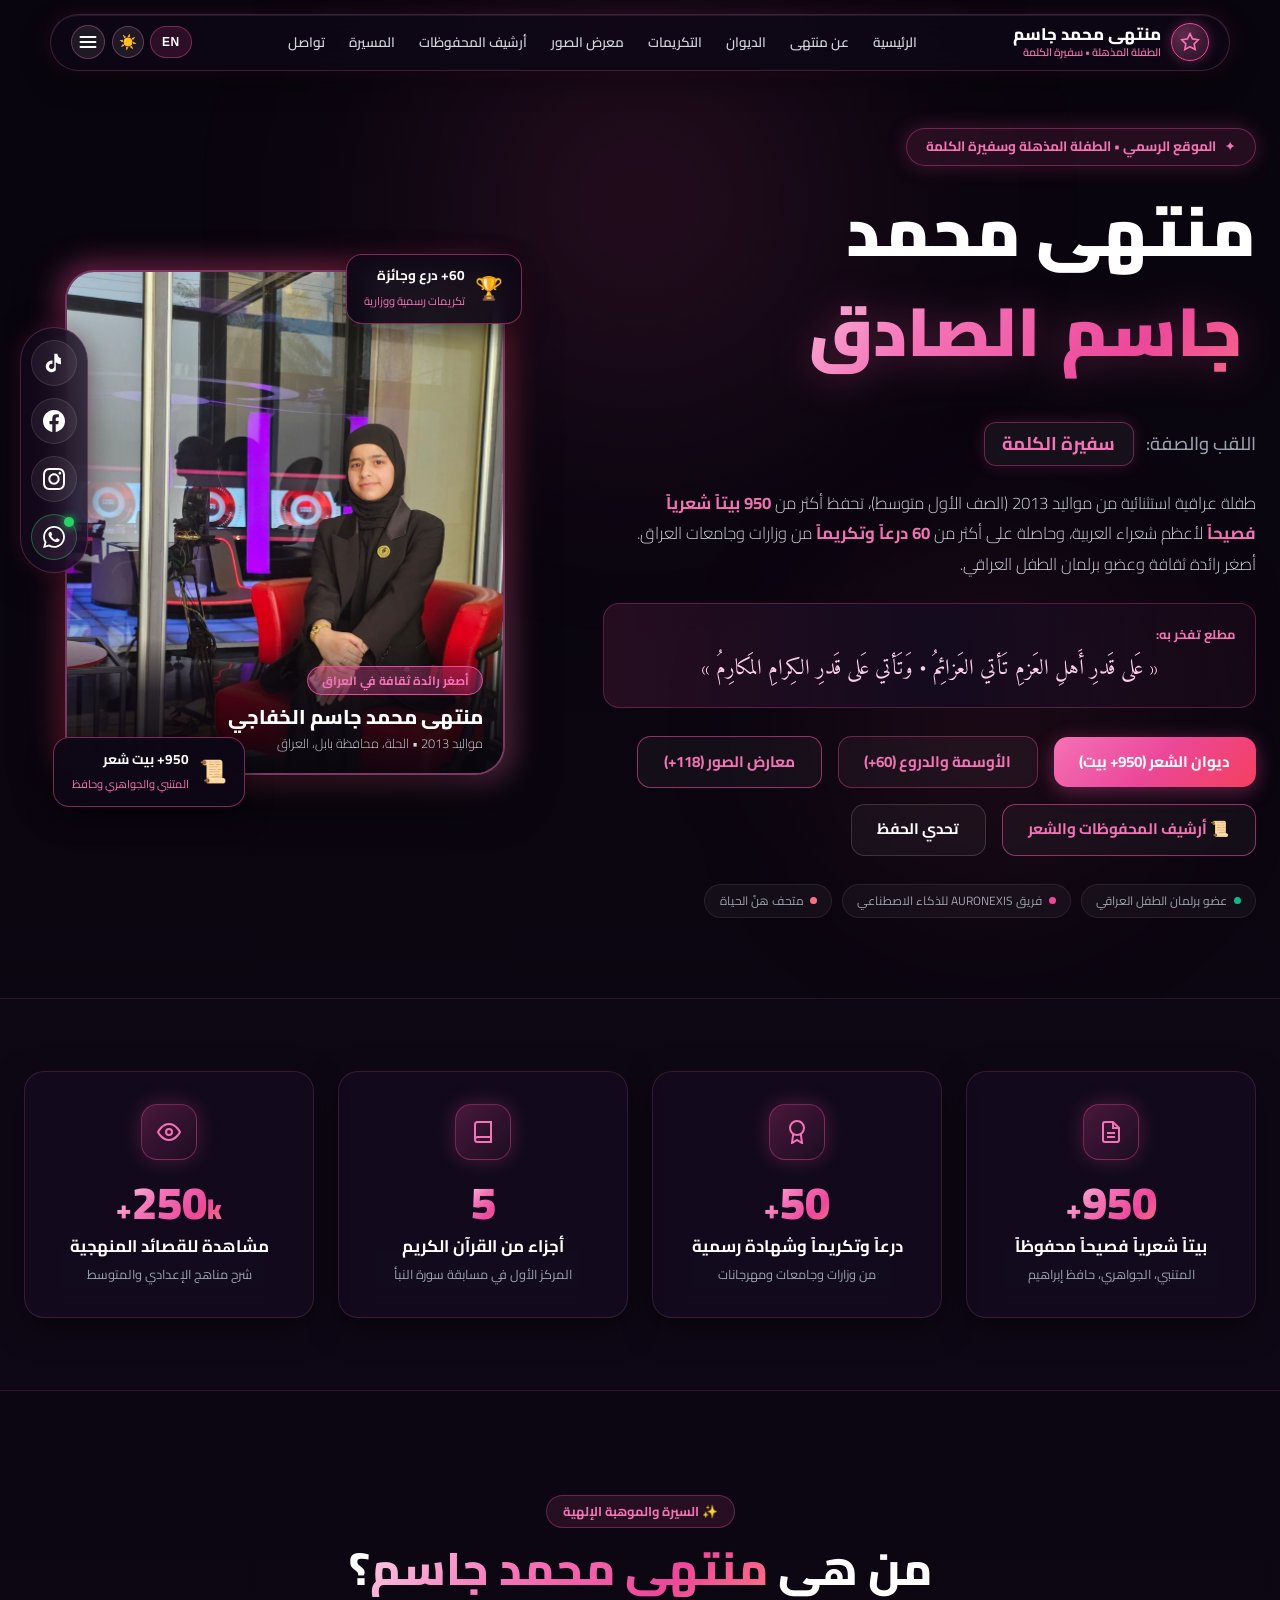
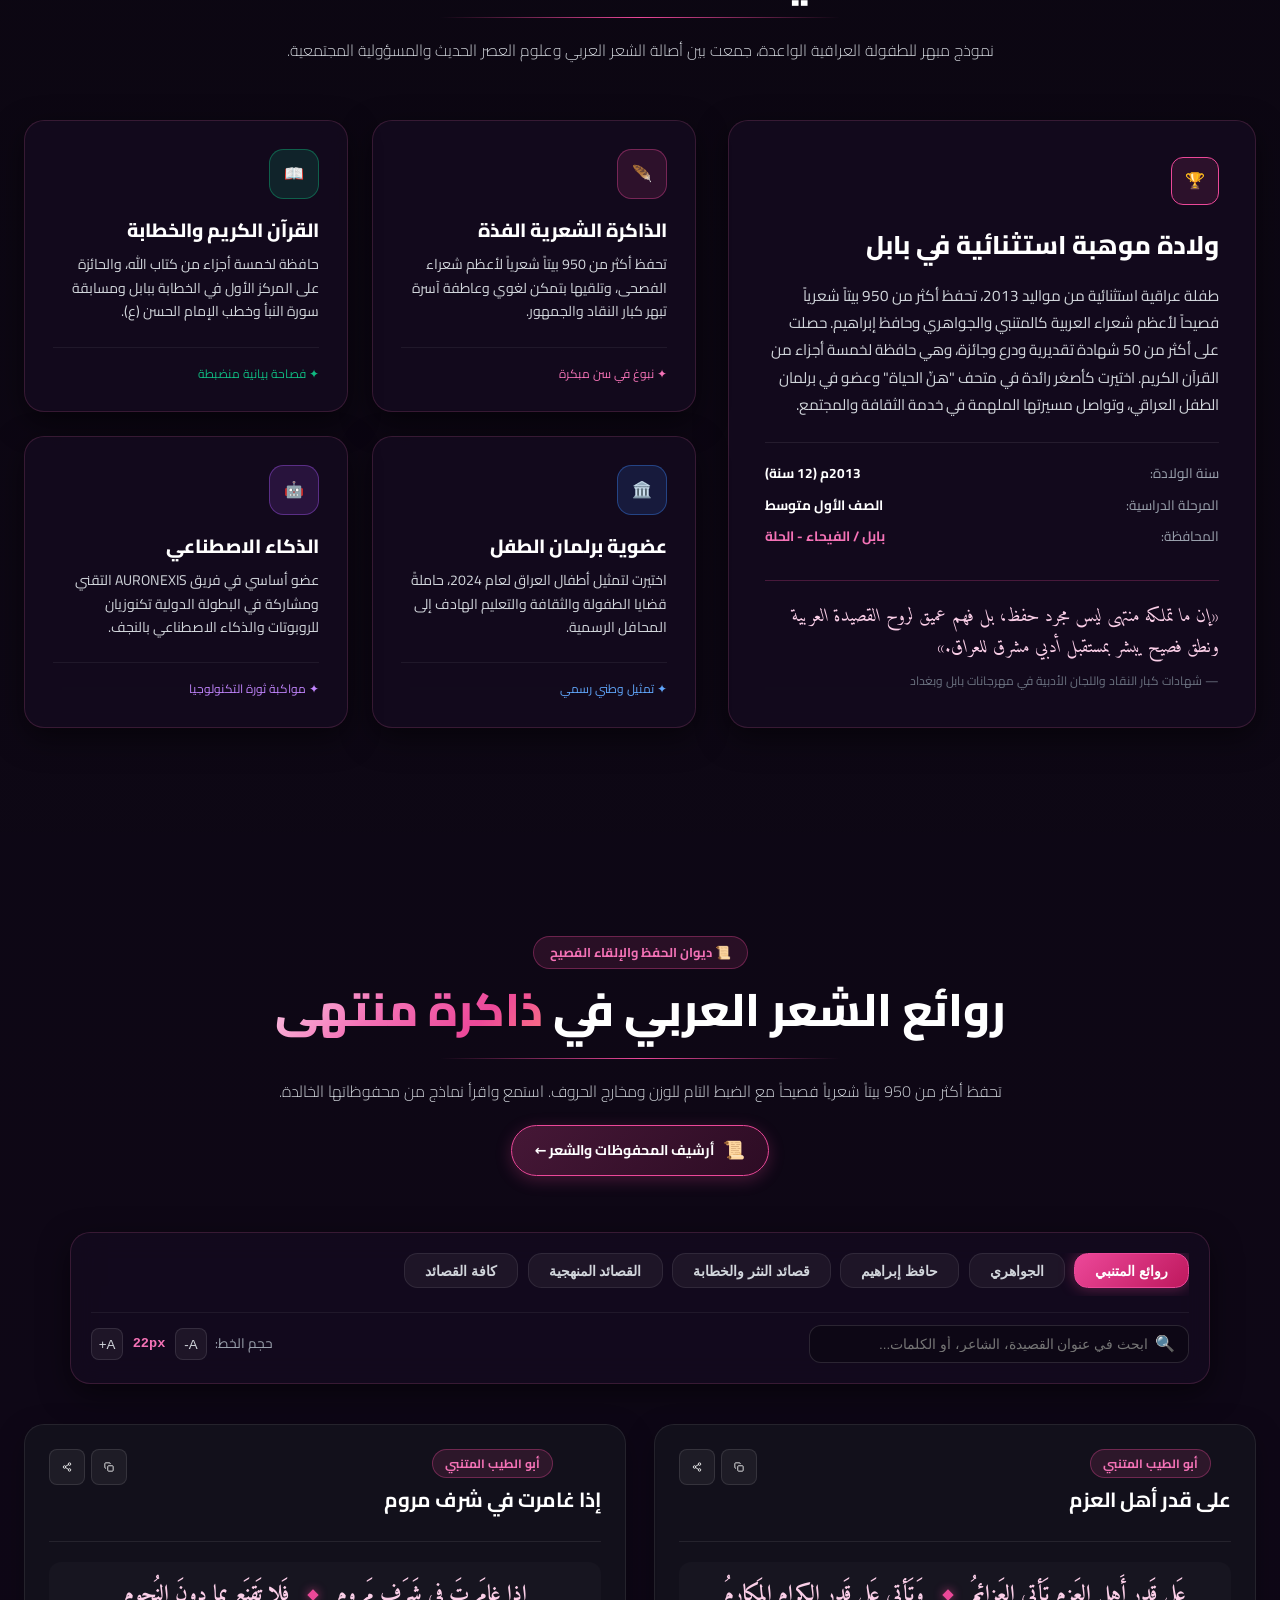
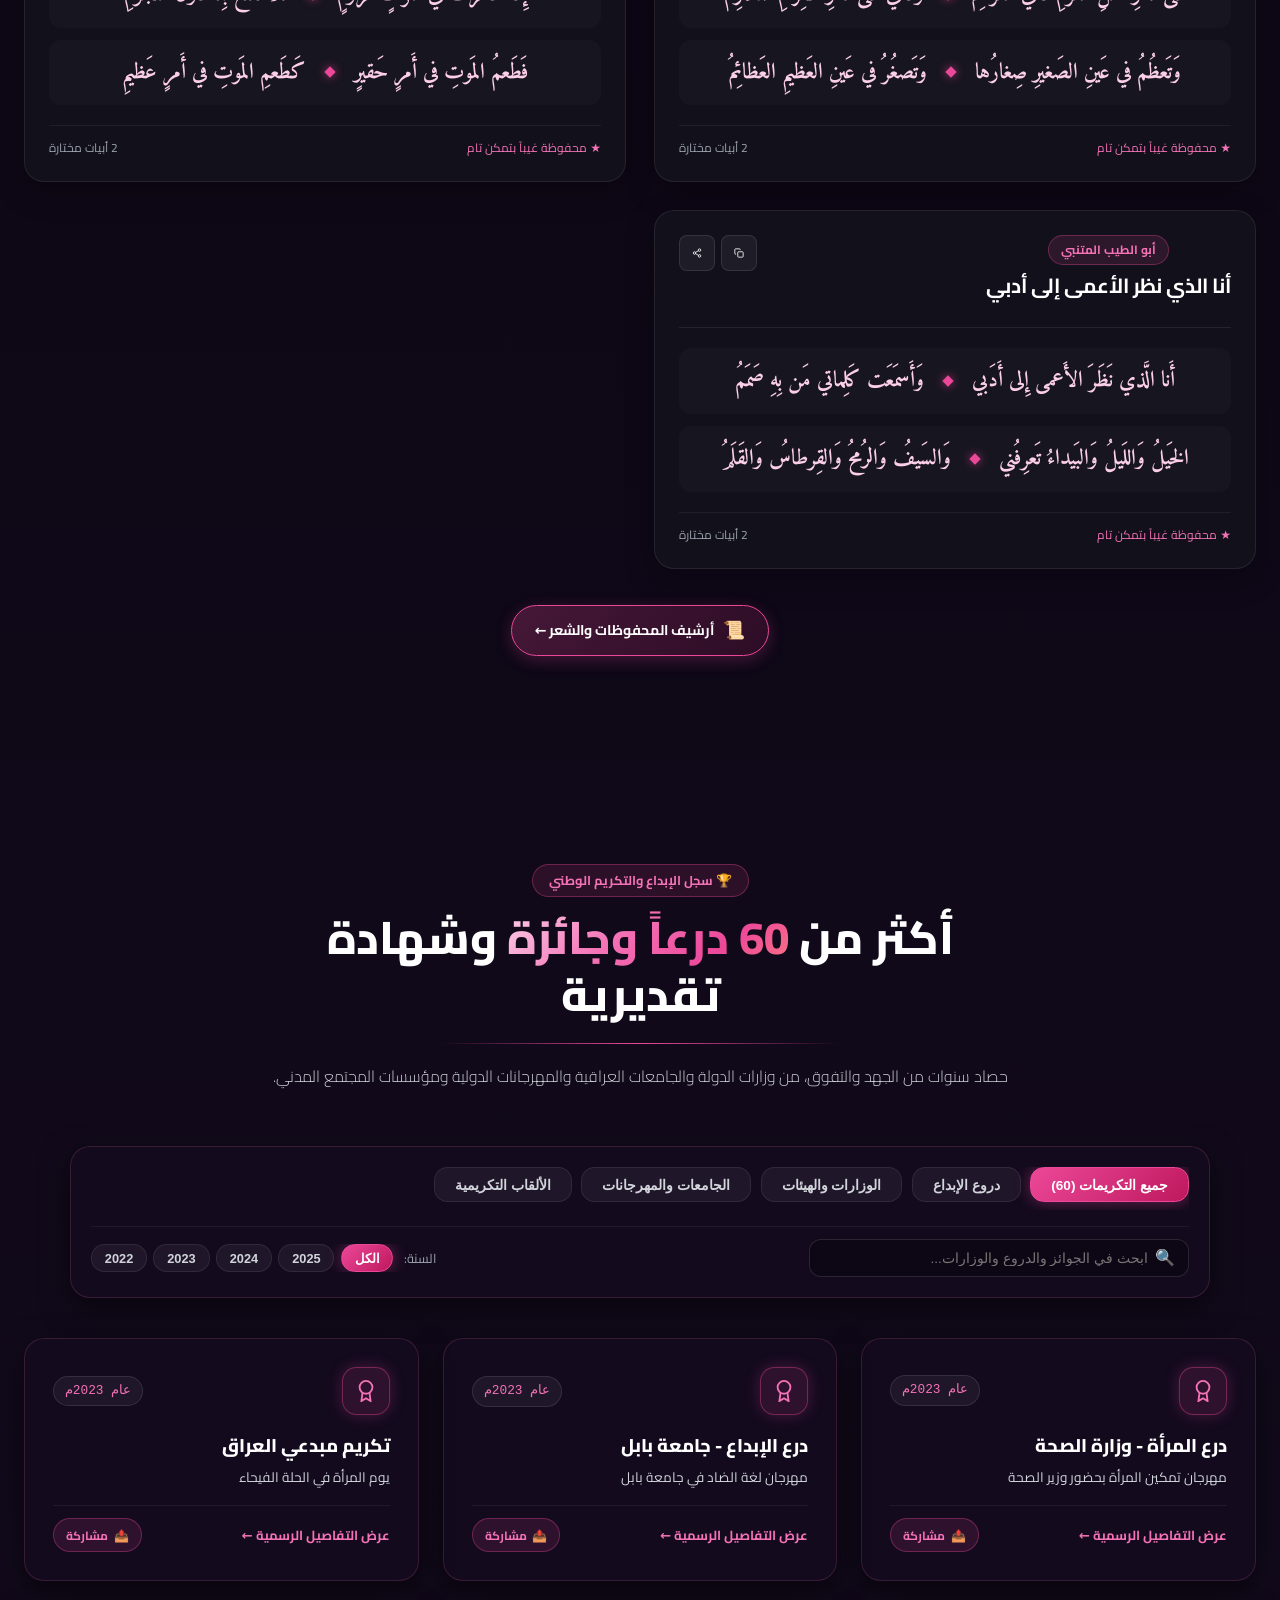
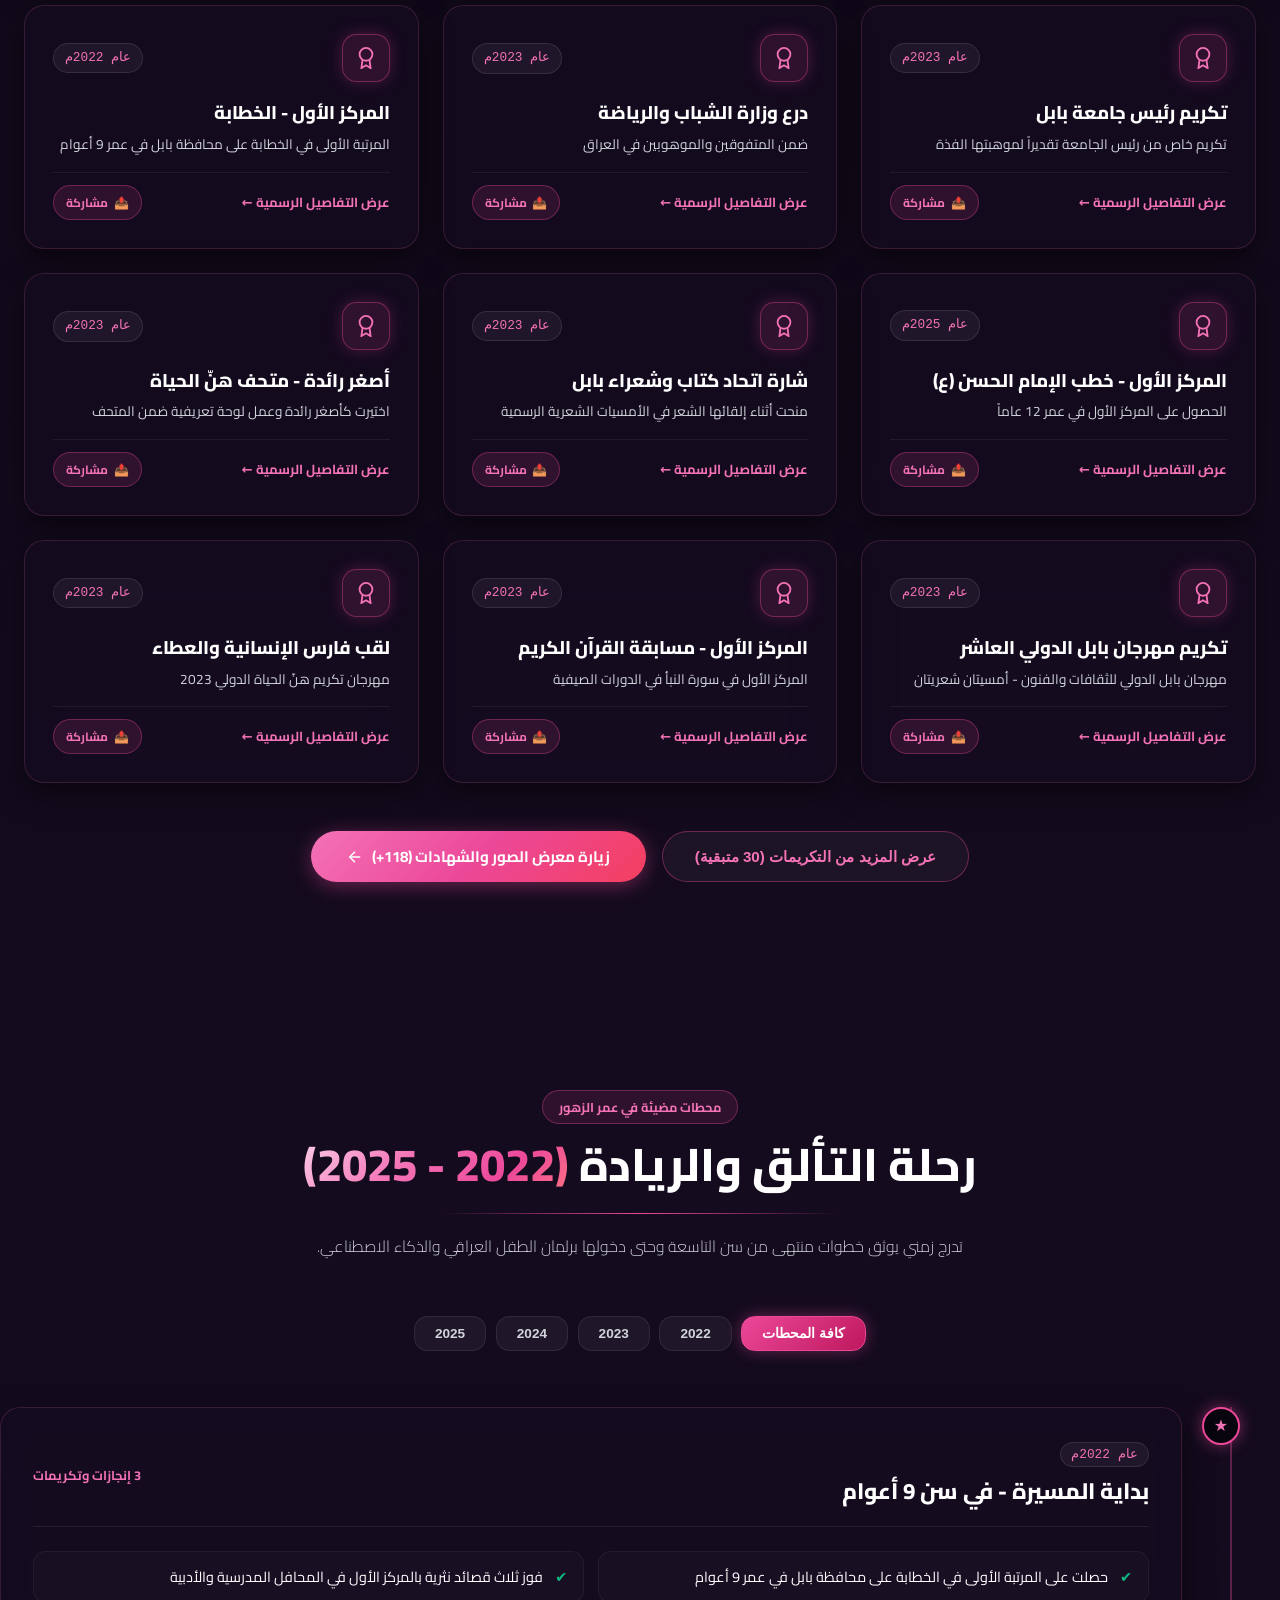
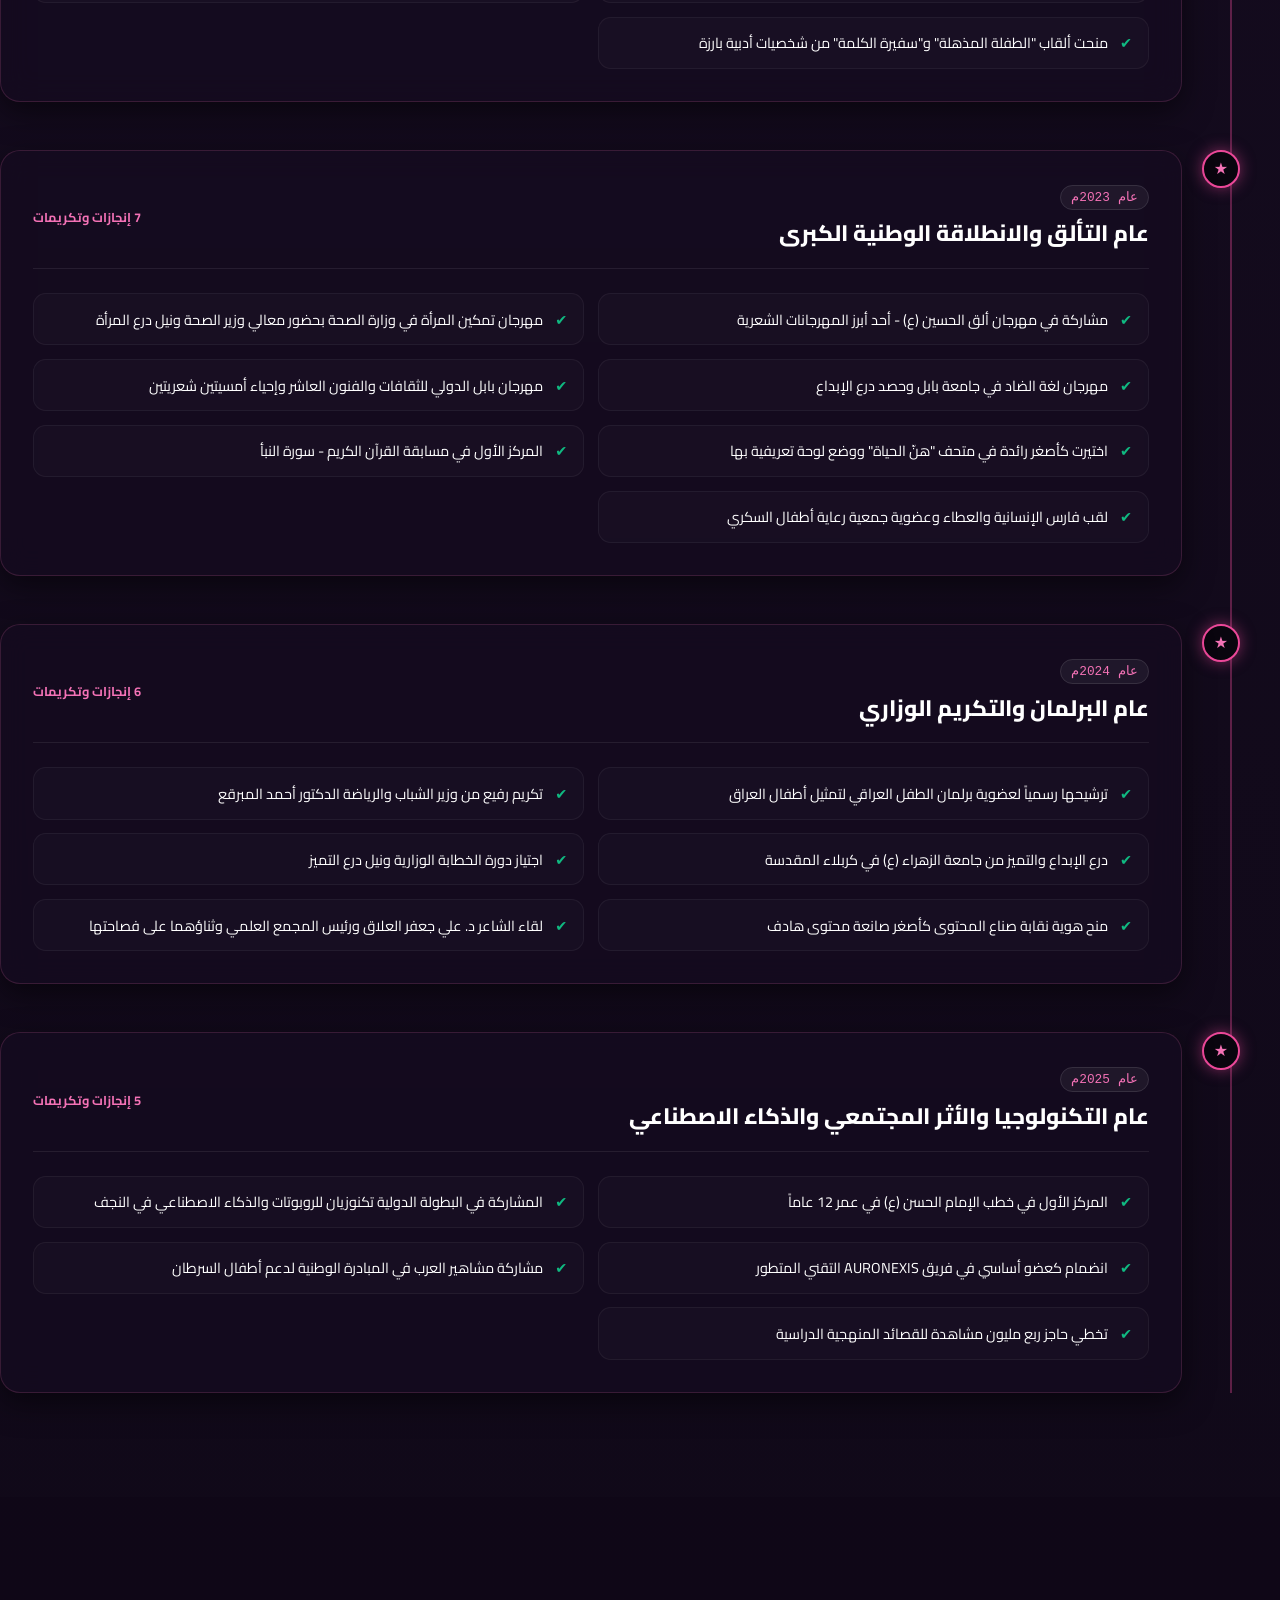
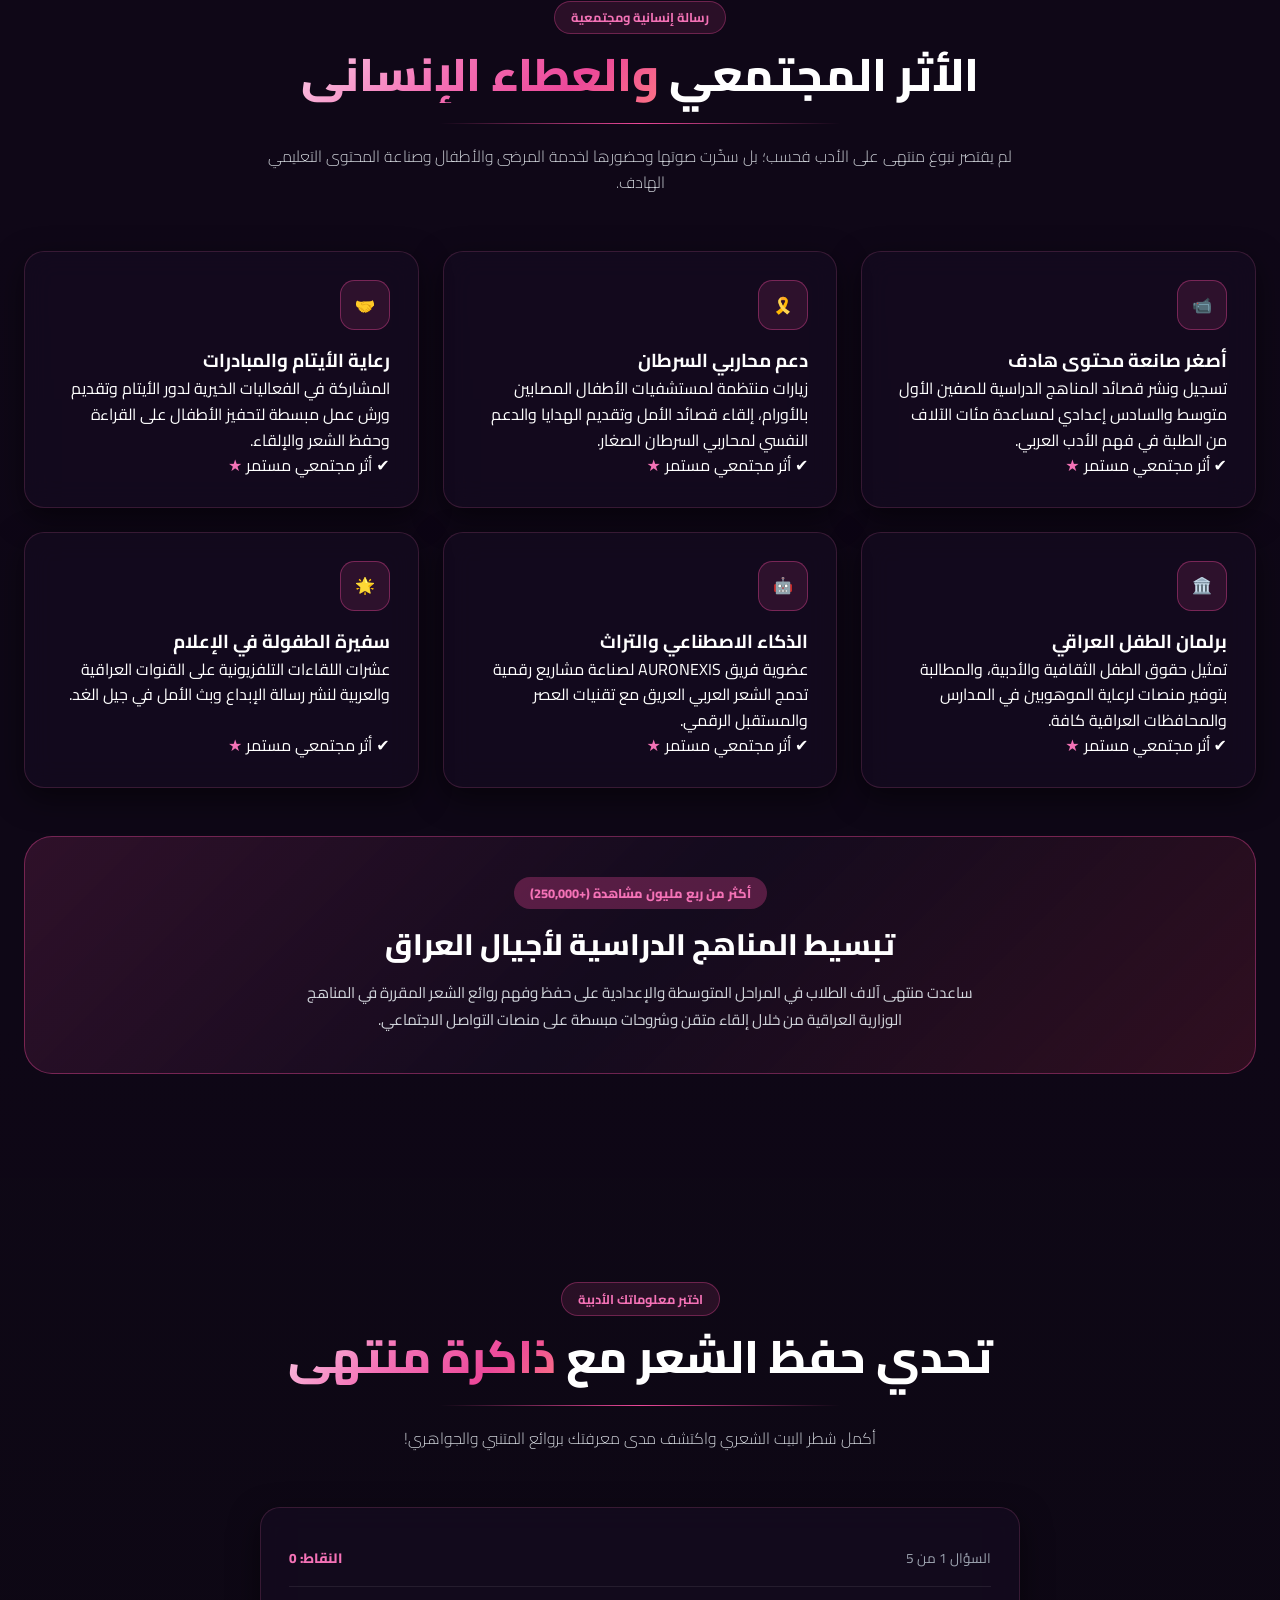
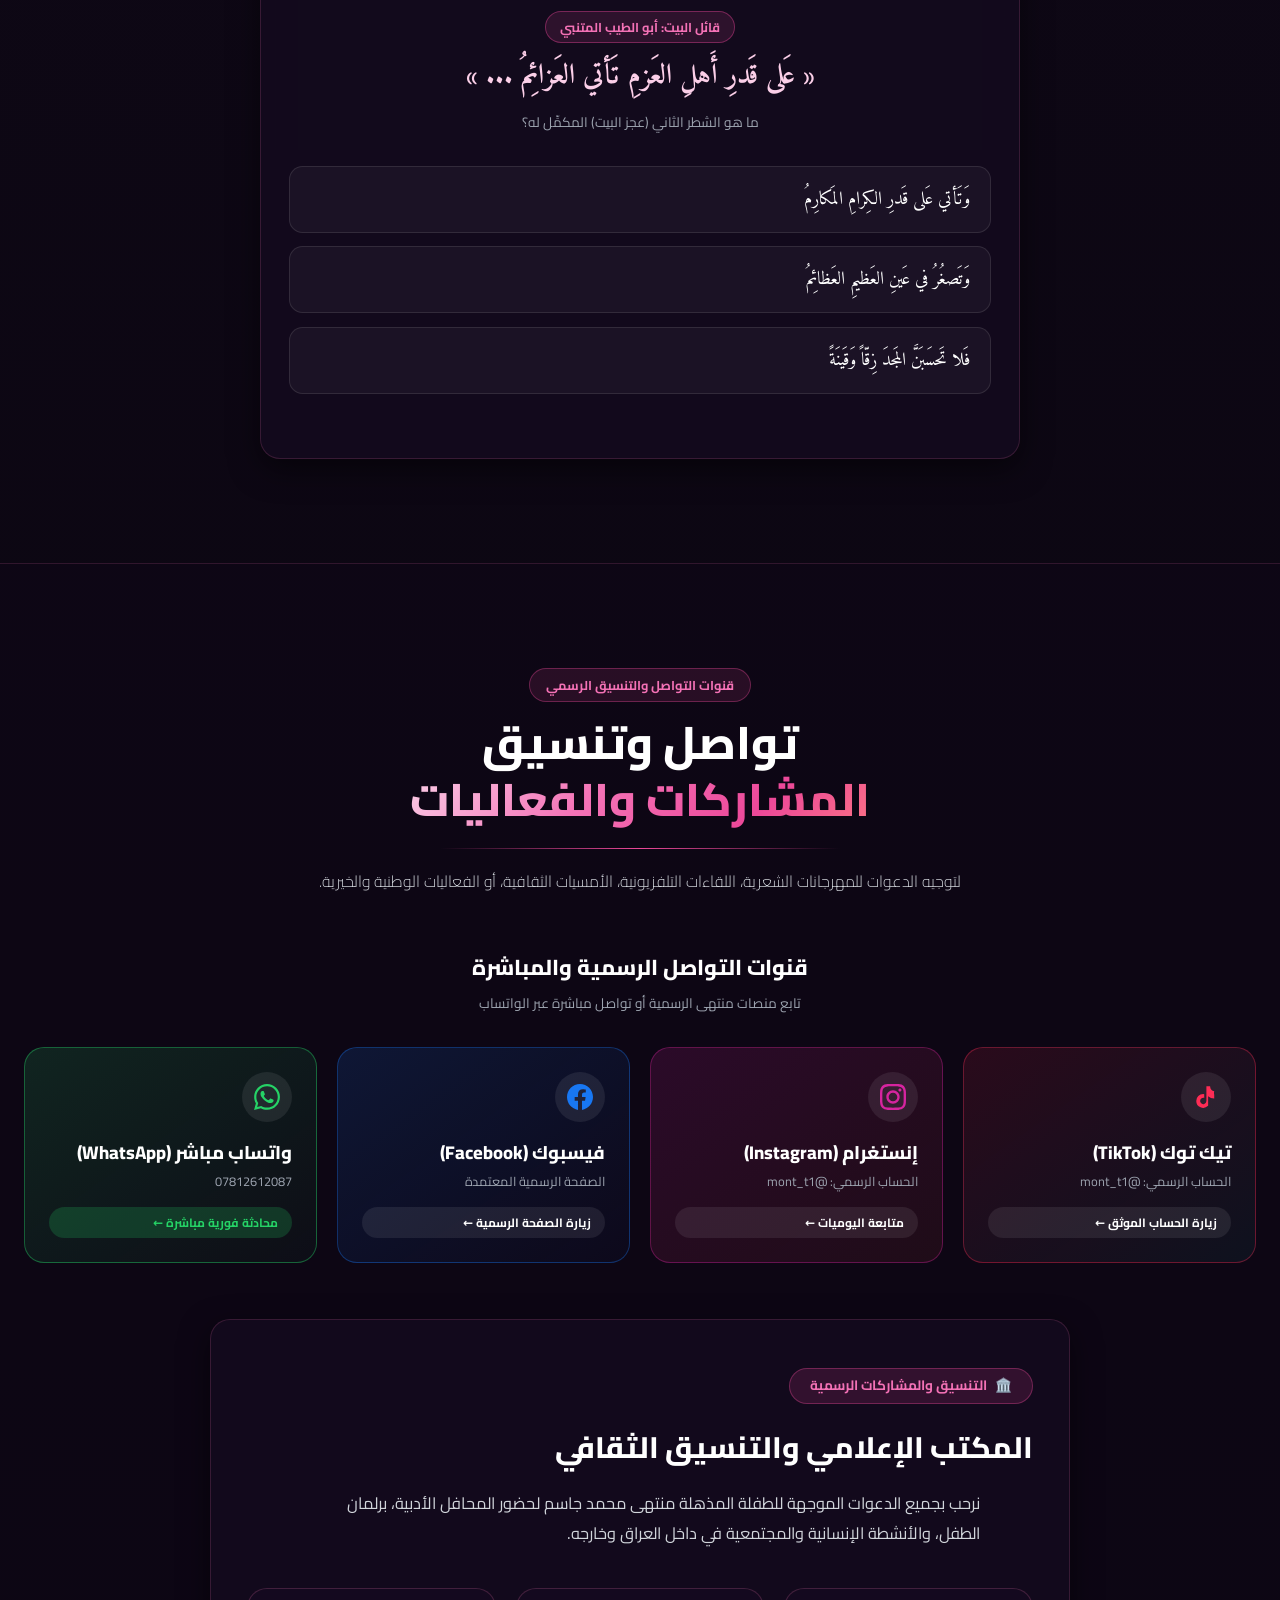
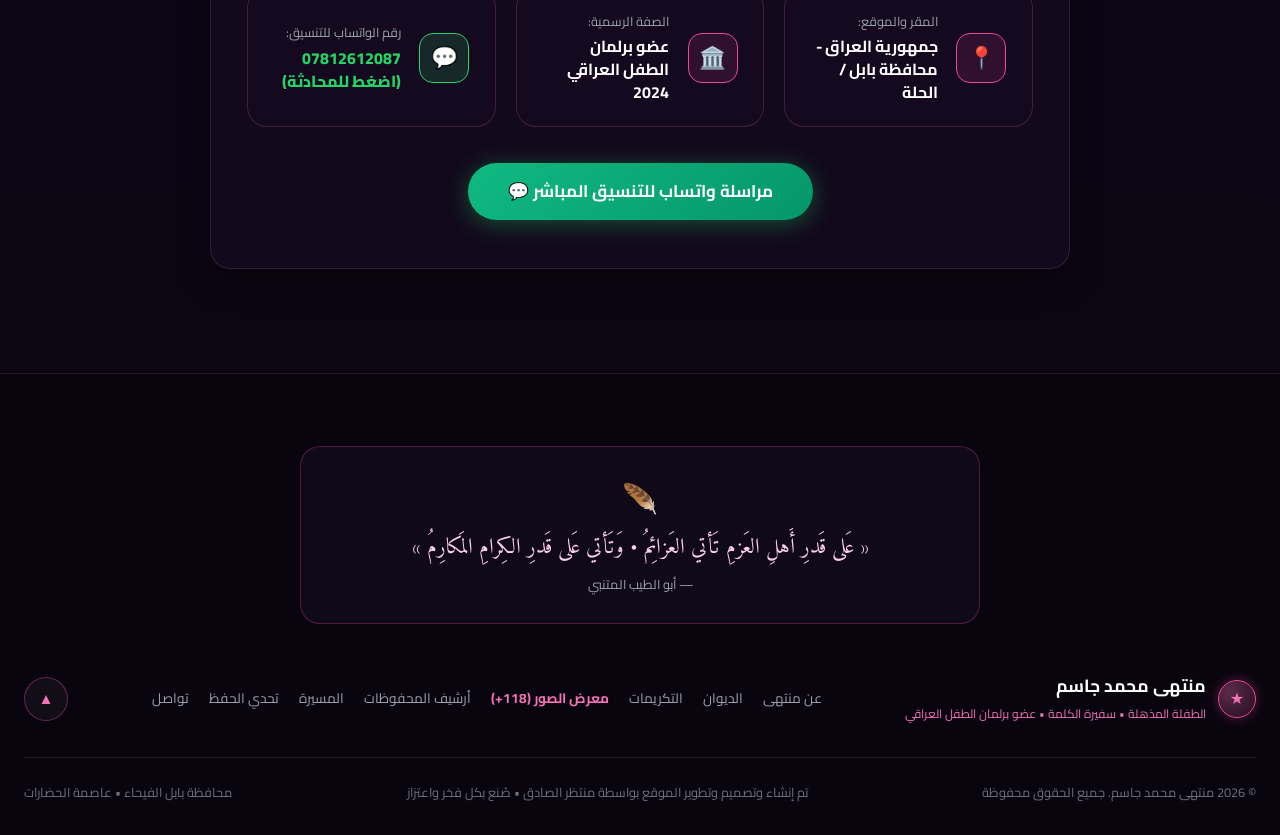
<file: index.html>
<!DOCTYPE html>
<html lang="ar" dir="rtl">
<head>
  <meta charset="UTF-8" />
  <meta name="viewport" content="width=device-width, initial-scale=1.0" />
  <meta name="theme-color" content="#ec4899" />
  <meta name="description" content="الموقع الرسمي للطفلة المذهلة وسفيرة الكلمة منتهى محمد جاسم - شاعرة ومفصحة وخطيبة وعضو برلمان الطفل العراقي." />
  <title>منتهى محمد جاسم | الطفلة المذهلة وسفيرة الكلمة</title>

  <!-- Google Fonts: Cairo & Amiri -->
  <link rel="preconnect" href="https://fonts.googleapis.com">
  <link rel="preconnect" href="https://fonts.gstatic.com" crossorigin>
  <link href="https://fonts.googleapis.com/css2?family=Amiri:ital,wght@0,400;0,700;1,400;1,700&family=Cairo:wght@300;400;500;600;700;800;900&display=swap" rel="stylesheet">

  <!-- Main Stylesheet (Vanilla CSS) -->
  <link rel="stylesheet" href="./css/style.css" />
</head>
<body>

  <!-- ==========================================
       Sticky / Floating Social Dock (أزرار التواصل الثابتة)
       ========================================== -->
  <aside class="floating-social-dock" aria-label="أزرار التواصل الاجتماعي الثابتة">
    <!-- TikTok -->
    <a href="https://www.tiktok.com/@mont_t1?_r=1&_t=ZS-9B1Lke0ZoxQ" target="_blank" rel="noopener noreferrer" class="social-dock-btn tiktok" aria-label="تيك توك">
      <svg viewBox="0 0 24 24">
        <path d="M19.59 6.69a4.83 4.83 0 0 1-3.77-4.25V2h-3.45v13.67a2.89 2.89 0 0 1-5.2 1.74 2.89 2.89 0 0 1 2.31-4.64c.298-.002.595.042.88.13V9.4a6.33 6.33 0 0 0-1-.08A6.34 6.34 0 0 0 3 15.66a6.34 6.34 0 0 0 10.86 4.43c.04-.04.08-.07.11-.11V11.2a8.16 8.16 0 0 0 5.62 2.21v-3.48a4.85 4.85 0 0 1 0-3.24Z"/>
      </svg>
      <span class="tooltip" data-i18n="dock_tiktok_tooltip">تيك توك @mont_t1</span>
    </a>

    <!-- Facebook -->
    <a href="https://www.facebook.com/share/1BedPrKoaZ/" target="_blank" rel="noopener noreferrer" class="social-dock-btn facebook" aria-label="فيسبوك">
      <svg viewBox="0 0 24 24">
        <path d="M24 12.073c0-6.627-5.373-12-12-12s-12 5.373-12 12c0 5.99 4.388 10.954 10.125 11.854v-8.385H7.078v-3.47h3.047V9.43c0-3.007 1.792-4.669 4.533-4.669 1.312 0 2.686.235 2.686.235v2.953H15.83c-1.491 0-1.956.925-1.956 1.874v2.25h3.328l-.532 3.47h-2.796v8.385C19.612 23.027 24 18.062 24 12.073z"/>
      </svg>
      <span class="tooltip" data-i18n="dock_facebook_tooltip">الصفحة الرسمية على فيسبوك</span>
    </a>

    <!-- Instagram -->
    <a href="https://www.instagram.com/mont_t1?vrfl=MWF3cDdweTcxbm1w" target="_blank" rel="noopener noreferrer" class="social-dock-btn instagram" aria-label="إنستغرام">
      <svg viewBox="0 0 24 24">
        <path d="M12 2.163c3.204 0 3.584.012 4.85.07 3.252.148 4.771 1.691 4.919 4.919.058 1.265.069 1.645.069 4.849 0 3.205-.012 3.584-.069 4.849-.149 3.225-1.664 4.771-4.919 4.919-1.266.058-1.644.07-4.85.07-3.204 0-3.584-.012-4.849-.07-3.26-.149-4.771-1.699-4.919-4.92-.058-1.265-.07-1.644-.07-4.849 0-3.204.013-3.583.07-4.849.149-3.227 1.664-4.771 4.919-4.919 1.266-.057 1.645-.069 4.849-.069zm0-2.163c-3.259 0-3.667.014-4.947.072-4.358.2-6.78 2.618-6.98 6.98-.059 1.281-.073 1.689-.073 4.948 0 3.259.014 3.668.072 4.948.2 4.358 2.618 6.78 6.98 6.98 1.281.058 1.689.072 4.948.072 3.259 0 3.668-.014 4.948-.072 4.354-.2 6.782-2.618 6.979-6.98.059-1.28.073-1.689.073-4.948 0-3.259-.014-3.667-.072-4.947-.196-4.354-2.617-6.78-6.979-6.98-1.281-.059-1.69-.073-4.949-.073zm0 5.838c-3.403 0-6.162 2.759-6.162 6.162s2.759 6.163 6.162 6.163 6.162-2.759 6.162-6.163c0-3.403-2.759-6.162-6.162-6.162zm0 10.162c-2.209 0-4-1.79-4-4 0-2.209 1.791-4 4-4s4 1.791 4 4c0 2.21-1.791 4-4 4zm6.406-11.845c-.796 0-1.441.645-1.441 1.44s.645 1.44 1.441 1.44c.795 0 1.439-.645 1.439-1.44s-.644-1.44-1.439-1.44z"/>
      </svg>
      <span class="tooltip" data-i18n="dock_instagram_tooltip">إنستغرام @mont_t1</span>
    </a>

    <!-- WhatsApp -->
    <a href="https://wa.me/9647812612087" target="_blank" rel="noopener noreferrer" class="social-dock-btn whatsapp" aria-label="واتساب">
      <svg viewBox="0 0 24 24">
        <path d="M.057 24l1.687-6.163c-1.041-1.804-1.588-3.849-1.587-5.946.003-6.556 5.338-11.891 11.893-11.891 3.181.001 6.167 1.24 8.413 3.488 2.245 2.248 3.481 5.236 3.48 8.414-.003 6.557-5.338 11.892-11.893 11.892-1.99-.001-3.951-.5-5.688-1.448l-6.305 1.654zm6.597-3.807c1.676.995 3.276 1.591 5.392 1.592 5.448 0 9.886-4.434 9.889-9.885.002-5.462-4.415-9.89-9.881-9.892-5.452 0-9.887 4.434-9.889 9.884-.001 2.225.651 3.891 1.746 5.634l-.999 3.648 3.742-.981zm11.387-5.464c-.074-.124-.272-.198-.57-.347-.297-.149-1.758-.868-2.031-.967-.272-.099-.47-.149-.669.149-.198.297-.768.967-.941 1.165-.173.198-.347.223-.644.074-.297-.149-1.255-.462-2.39-1.475-.883-.788-1.48-1.761-1.653-2.059-.173-.297-.018-.458.13-.606.134-.133.297-.347.446-.521.151-.172.2-.296.3-.495.099-.198.05-.372-.025-.521-.075-.148-.669-1.611-.916-2.206-.242-.579-.487-.501-.669-.51l-.57-.01c-.198 0-.52.074-.792.372s-1.04 1.016-1.04 2.479 1.065 2.876 1.213 3.074c.149.198 2.095 3.2 5.076 4.487.709.306 1.263.489 1.694.626.712.226 1.36.194 1.872.118.571-.085 1.758-.719 2.006-1.413.248-.695.248-1.29.173-1.414z"/>
      </svg>
      <span class="tooltip" data-i18n="dock_whatsapp_tooltip">واتساب مباشر (07812612087)</span>
    </a>
  </aside>

  <!-- ==========================================
       Header / Navbar (Modern, Neat & Compact)
       ========================================== -->
  <header class="navbar" id="main-navbar">
    <div class="container nav-container">
      <!-- Brand Logo -->
      <a href="#hero" class="nav-brand">
        <div class="brand-icon">
          <svg width="20" height="20" viewBox="0 0 24 24" fill="none" stroke="currentColor" stroke-width="2">
            <path d="M12 2l3.09 6.26L22 9.27l-5 4.87 1.18 6.88L12 17.77l-6.18 3.25L7 14.14 2 9.27l6.91-1.01L12 2z"></path>
          </svg>
        </div>
        <div>
          <span class="brand-title" data-i18n="brand_title">منتهى محمد جاسم</span>
          <span class="brand-sub" data-i18n="brand_sub">الطفلة المذهلة • سفيرة الكلمة</span>
        </div>
      </a>

      <!-- Desktop Navigation Menu (Neat & Concise) -->
      <nav>
        <ul class="nav-menu">
          <li><a href="#hero" class="nav-link" data-i18n="nav_home">الرئيسية</a></li>
          <li><a href="#about" class="nav-link" data-i18n="nav_about">عن منتهى</a></li>
          <li><a href="#poetry" class="nav-link" data-i18n="nav_poetry">الديوان</a></li>
          <li><a href="#awards" class="nav-link" data-i18n="nav_awards">التكريمات</a></li>
          <li><a href="gallery.html" class="nav-link nav-link-highlight" data-i18n="nav_gallery">معرض الصور</a></li>
          <li><a href="memory.html" class="nav-link" data-i18n="nav_memory">أرشيف المحفوظات</a></li>
          <li><a href="#timeline" class="nav-link" data-i18n="nav_timeline">المسيرة</a></li>
          <li><a href="#contact" class="nav-link" data-i18n="nav_contact">تواصل</a></li>
        </ul>
      </nav>

      <!-- Nav Actions (Theme Toggle, Language Toggle & Drawer) -->
      <div class="nav-actions">
        <div class="nav-toggles-pair">
          <button id="lang-toggle-btn" class="nav-control-pill lang-btn" title="تبديل اللغة / Switch Language" data-i18n-title="lang_btn_title" aria-label="تبديل اللغة">
            <span id="lang-label" data-i18n="lang_btn_text">EN</span>
          </button>
          <button id="theme-toggle-btn" class="nav-control-pill theme-btn" title="تبديل المظهر (نهاري / ليلي)" aria-label="تبديل الوضع النهاري والليلي">
            <span id="theme-icon">☀️</span>
          </button>
        </div>
        <button id="mobile-menu-toggle" class="menu-toggle" aria-label="أقسام الموقع" data-i18n-title="nav_sections_btn">
          <svg width="20" height="20" viewBox="0 0 24 24" fill="none" stroke="currentColor" stroke-width="2.3" stroke-linecap="round" stroke-linejoin="round">
            <line x1="3" y1="12" x2="21" y2="12"></line>
            <line x1="3" y1="6" x2="21" y2="6"></line>
            <line x1="3" y1="18" x2="21" y2="18"></line>
          </svg>
        </button>
      </div>
    </div>

    <!-- Mobile Drawer -->
    <div class="mobile-drawer" id="mobile-drawer">
      <div class="mobile-drawer-header">
        <span class="mobile-drawer-title" data-i18n="nav_sections_title">فهرس أقسام الموقع</span>
        <button id="mobile-drawer-close" class="mobile-drawer-close-btn" aria-label="إغلاق القائمة">✕</button>
      </div>
      <a href="#hero" class="nav-link" data-i18n="nav_home">الرئيسية</a>
      <a href="#about" class="nav-link" data-i18n="nav_about">عن منتهى</a>
      <a href="#poetry" class="nav-link" data-i18n="nav_poetry">الديوان</a>
      <a href="#awards" class="nav-link" data-i18n="nav_awards">التكريمات</a>
      <a href="gallery.html" class="nav-link nav-link-highlight" data-i18n="nav_gallery">معرض الصور (118+)</a>
      <a href="memory.html" class="nav-link" data-i18n="nav_memory">أرشيف المحفوظات</a>
      <a href="#timeline" class="nav-link" data-i18n="nav_timeline">المسيرة</a>
      <a href="#impact" class="nav-link" data-i18n="nav_impact">الأثر</a>
      <a href="#quiz" class="nav-link" data-i18n="nav_quiz">تحدي الحفظ</a>
      <a href="#contact" class="nav-link" data-i18n="nav_contact">تواصل</a>
      <div class="mobile-drawer-footer" style="display: flex; gap: 0.5rem; margin-top: 0.75rem; padding-top: 0.75rem; border-top: 1px solid rgba(255,255,255,0.08);">
        <button id="mobile-theme-toggle-btn" class="nav-control-pill theme-btn" style="flex: 1; justify-content: center;">
          <span class="theme-icon">☀️</span>
          <span data-i18n="mobile_theme_label">المظهر</span>
        </button>
        <button id="mobile-lang-toggle-btn" class="nav-control-pill lang-btn" style="flex: 1; justify-content: center;">
          <span>🌐</span>
          <span id="mobile-lang-label">EN</span>
        </button>
      </div>
    </div>
  </header>

  <!-- ==========================================
       Hero Section (الواجهة الرئيسية بالصورة الجديدة)
       ========================================== -->
  <section class="hero-section" id="hero">
    <div class="glow-flare glow-flare-1"></div>
    <div class="glow-flare glow-flare-2"></div>

    <div class="container hero-grid">
      <!-- Right Column: Narrative & Hook -->
      <div class="hero-content">
        <div class="hero-badge">
          <span>✦</span>
          <span data-i18n="hero_badge">الموقع الرسمي • الطفلة المذهلة وسفيرة الكلمة</span>
        </div>

        <h1 class="hero-name">
          <span style="display: block;" data-i18n="hero_name_first">منتهى محمد</span>
          <span class="pink-gradient-text hero-title-highlight" style="display: inline-block;">
            <span data-i18n="hero_name_jasim">جاسم</span>
            <span class="name-part-sadiq" data-i18n="hero_name_sadiq">الصادق</span>
          </span>
        </h1>

        <!-- Rotating Title Pill -->
        <div class="title-rotating-box">
          <span style="color: var(--text-gray-400); font-weight: 500;" data-i18n="hero_title_label">اللقب والصفة:</span>
          <span class="rotating-pill" id="rotating-hero-title">الطفلة المذهلة</span>
        </div>

        <p class="hero-narrative" data-i18n="hero_narrative">
          طفلة عراقية استثنائية من مواليد 2013 (الصف الأول متوسط)، تحفظ أكثر من <strong style="color: var(--pink-light);">950 بيتاً شعرياً فصيحاً</strong> لأعظم شعراء العربية، وحاصلة على أكثر من <strong style="color: var(--pink-light);">50 درعاً وتكريماً</strong> من وزارات وجامعات العراق. أصغر رائدة ثقافة وعضو برلمان الطفل العراقي.
        </p>

        <!-- Poetic Hook Box (Audio preview removed per user request) -->
        <div class="verse-hook-box">
          <div class="verse-hook-top">
            <span data-i18n="hero_verse_hook">📜 مطلع تفخر به:</span>
          </div>
          <p class="verse-text-preview font-amiri">
            « عَلى قَدرِ أَهلِ العَزمِ تَأتي العَزائِمُ • وَتَأتي عَلى قَدرِ الكِرامِ المَكارِمُ »
          </p>
        </div>

        <!-- Hero Actions -->
        <div class="hero-cta-group">
          <a href="#poetry" class="btn btn-primary">
            <span data-i18n="hero_btn_poetry">📖 ديوان الشعر (950+ بيت)</span>
          </a>
          <a href="#awards" class="btn btn-outline">
            <span data-i18n="hero_btn_awards">🏆 الأوسمة والدروع (60+)</span>
          </a>
          <a href="gallery.html" class="btn btn-outline" style="border-color: rgba(236,72,153,0.6);">
            <span data-i18n="hero_btn_gallery">🖼️ معارض الصور (118+)</span>
          </a>
          <a href="memory.html" class="btn btn-outline" style="border-color: rgba(236,72,153,0.6);">
            <span data-i18n="hero_btn_memory">📜 أرشيف المحفوظات والشعر</span>
          </a>
          <a href="#quiz" class="btn btn-outline" style="border-color: rgba(255,255,255,0.15); color: #fff;">
            <span data-i18n="hero_btn_quiz">★ تحدي الحفظ</span>
          </a>
        </div>

        <!-- Micro Badges -->
        <div class="hero-micro-badges">
          <span class="micro-badge"><span class="dot emerald"></span> <span data-i18n="badge_parliament">عضو برلمان الطفل العراقي</span></span>
          <span class="micro-badge"><span class="dot"></span> <span data-i18n="badge_ai">فريق AURONEXIS للذكاء الاصطناعي</span></span>
          <span class="micro-badge"><span class="dot rose"></span> <span data-i18n="badge_museum">متحف هنّ الحياة</span></span>
        </div>
      </div>

      <!-- Left Column: Studio Photo (Hero Image) -->
      <div class="hero-image-wrapper">
        <div class="image-glow-ring"></div>
        <div class="image-frame-card">
          <!-- The New Studio Photo Provided by User -->
          <img src="./muntaha_hero.jpg" alt="منتهى محمد جاسم - الطفلة المذهلة" class="hero-portrait-img" id="hero-img" data-i18n-alt="hero_img_alt" />

          <!-- Bottom Card Badge Overlay -->
          <div class="portrait-overlay-badge">
            <span style="display: inline-block; padding: 0.25rem 0.85rem; border-radius: 9999px; background: rgba(236,72,153,0.3); border: 1px solid var(--pink-primary); color: var(--pink-light); font-size: 0.75rem; font-weight: 700; margin-bottom: 0.35rem;" data-i18n="hero_card_tag">
              أصغر رائدة ثقافة في العراق
            </span>
            <h3 style="font-size: 1.25rem; font-weight: 800; color: #fff;" data-i18n="hero_card_name">منتهى محمد جاسم الخفاجي</h3>
            <p style="font-size: 0.8rem; color: var(--text-gray-300); font-weight: 300;" data-i18n="hero_card_sub">مواليد 2013 • الحلة، محافظة بابل، العراق</p>
          </div>
        </div>

        <!-- Floating Badge Top Right -->
        <div class="floating-achievement top-right">
          <span style="font-size: 1.4rem;">🏆</span>
          <div style="text-align: right;">
            <strong style="display: block; font-size: 0.85rem; color: #fff;" data-i18n="hero_badge_awards">60+ درع وجائزة</strong>
            <span style="font-size: 0.7rem; color: var(--pink-light);" data-i18n="hero_badge_awards_sub">تكريمات رسمية ووزارية</span>
          </div>
        </div>

        <!-- Floating Badge Bottom Left (Positioned lower to prevent overlap) -->
        <div class="floating-achievement bottom-left">
          <span style="font-size: 1.4rem;">📜</span>
          <div style="text-align: right;">
            <strong style="display: block; font-size: 0.85rem; color: #fff;" data-i18n="hero_badge_verses">950+ بيت شعر</strong>
            <span style="font-size: 0.7rem; color: var(--pink-light);" data-i18n="hero_badge_verses_sub">المتنبي والجواهري وحافظ</span>
          </div>
        </div>
      </div>
    </div>
  </section>

  <!-- ==========================================
       Stats Counter Section (الإحصائيات بالأرقام)
       ========================================== -->
  <section class="stats-section" id="stats">
    <div class="container">
      <div class="stats-grid">
        <!-- Stat 1 -->
        <div class="glass-card stat-card">
          <div class="stat-icon-wrapper">
            <svg width="24" height="24" viewBox="0 0 24 24" fill="none" stroke="currentColor" stroke-width="2">
              <path d="M14 2H6a2 2 0 0 0-2 2v16a2 2 0 0 0 2 2h12a2 2 0 0 0 2-2V8z"></path>
              <polyline points="14 2 14 8 20 8"></polyline>
              <line x1="16" y1="13" x2="8" y2="13"></line>
              <line x1="16" y1="17" x2="8" y2="17"></line>
            </svg>
          </div>
          <div class="stat-number pink-gradient-text">
            <span id="stat-num-0">0</span><span class="stat-suffix">+</span>
          </div>
          <h4 class="stat-label" data-i18n="stat_0_label">بيت شعري فصيح محفوظ</h4>
          <p class="stat-sublabel" data-i18n="stat_0_sub">المتنبي، الجواهري، حافظ إبراهيم</p>
        </div>

        <!-- Stat 2 -->
        <div class="glass-card stat-card">
          <div class="stat-icon-wrapper">
            <svg width="24" height="24" viewBox="0 0 24 24" fill="none" stroke="currentColor" stroke-width="2">
              <circle cx="12" cy="8" r="7"></circle>
              <polyline points="8.21 13.89 7 23 12 20 17 23 15.79 13.88"></polyline>
            </svg>
          </div>
          <div class="stat-number pink-gradient-text">
            <span id="stat-num-1">0</span><span class="stat-suffix">+</span>
          </div>
          <h4 class="stat-label" data-i18n="stat_1_label">شهادة تقديرية ودرع وجائزة</h4>
          <p class="stat-sublabel" data-i18n="stat_1_sub">من وزارات وجامعات ومهرجانات</p>
        </div>

        <!-- Stat 3 -->
        <div class="glass-card stat-card">
          <div class="stat-icon-wrapper">
            <svg width="24" height="24" viewBox="0 0 24 24" fill="none" stroke="currentColor" stroke-width="2">
              <path d="M4 19.5A2.5 2.5 0 0 1 6.5 17H20"></path>
              <path d="M6.5 2H20v20H6.5A2.5 2.5 0 0 1 4 19.5v-15A2.5 2.5 0 0 1 6.5 2z"></path>
            </svg>
          </div>
          <div class="stat-number pink-gradient-text">
            <span id="stat-num-2">0</span>
          </div>
          <h4 class="stat-label" data-i18n="stat_2_label">أجزاء من القرآن الكريم</h4>
          <p class="stat-sublabel" data-i18n="stat_2_sub">المركز الأول في مسابقة سورة النبأ</p>
        </div>

        <!-- Stat 4 -->
        <div class="glass-card stat-card">
          <div class="stat-icon-wrapper">
            <svg width="24" height="24" viewBox="0 0 24 24" fill="none" stroke="currentColor" stroke-width="2">
              <path d="M1 12s4-8 11-8 11 8 11 8-4 8-11 8-11-8-11-8z"></path>
              <circle cx="12" cy="12" r="3"></circle>
            </svg>
          </div>
          <div class="stat-number pink-gradient-text">
            <span id="stat-num-3">0</span><span class="stat-suffix">k+</span>
          </div>
          <h4 class="stat-label" data-i18n="stat_3_label">مشاهدة للقصائد المنهجية</h4>
          <p class="stat-sublabel" data-i18n="stat_3_sub">شرح مناهج الإعدادي والمتوسط</p>
        </div>
      </div>
    </div>
  </section>

  <!-- ==========================================
       About & Bio Section (السيرة والموهبة)
       ========================================== -->
  <section class="bio-section" id="about">
    <div class="container">
      <div class="section-header">
        <div class="section-badge" data-i18n="about_badge">✨ السيرة والموهبة الإلهية</div>
        <h2 class="section-title" data-i18n="about_title">من هي <span class="pink-gradient-text">منتهى محمد جاسم</span>؟</h2>
        <div class="section-divider"></div>
        <p class="section-desc" data-i18n="about_desc">نموذج مبهر للطفولة العراقية الواعدة، جمعت بين أصالة الشعر العربي وعلوم العصر الحديث والمسؤولية المجتمعية.</p>
      </div>

      <div class="bio-grid">
        <!-- Story Narrative Card -->
        <div class="glass-card narrative-card">
          <div>
            <div style="width: 48px; height: 48px; border-radius: 12px; background: var(--pink-soft); border: 1px solid var(--pink-primary); display: flex; align-items: center; justify-content: center; color: var(--pink-light); margin-bottom: 1.25rem;">
              🏆
            </div>
            <h3 style="font-size: 1.6rem; font-weight: 800; color: #fff; margin-bottom: 1rem;" data-i18n="about_story_title">ولادة موهبة استثنائية في بابل</h3>
            <p style="color: var(--text-gray-300); font-size: 0.95rem; line-height: 1.8; margin-bottom: 1.5rem;" data-i18n="about_p1">
              طفلة عراقية استثنائية من مواليد 2013، تحفظ أكثر من 950 بيتاً شعرياً فصيحاً لأعظم شعراء العربية كالمتنبي والجواهري وحافظ إبراهيم. حصلت على أكثر من 50 شهادة تقديرية ودرع وجائزة، وهي حافظة لخمسة أجزاء من القرآن الكريم. اختيرت كأصغر رائدة في متحف "هنّ الحياة" وعضو في برلمان الطفل العراقي، وتواصل مسيرتها الملهمة في خدمة الثقافة والمجتمع.
            </p>
            <div style="border-top: 1px solid rgba(255,255,255,0.08); padding-top: 1.25rem; display: flex; flex-direction: column; gap: 0.6rem; font-size: 0.85rem; color: var(--text-gray-400);">
              <div style="display: flex; justify-content: space-between;"><span data-i18n="about_birth_label">سنة الولادة:</span><strong style="color: #fff;" data-i18n="about_birth_val">2013م (12 سنة)</strong></div>
              <div style="display: flex; justify-content: space-between;"><span data-i18n="about_grade_label">المرحلة الدراسية:</span><strong style="color: #fff;" data-i18n="about_grade_val">الصف الأول متوسط</strong></div>
              <div style="display: flex; justify-content: space-between;"><span data-i18n="about_prov_label">المحافظة:</span><strong style="color: var(--pink-light);" data-i18n="about_prov_val">بابل / الفيحاء - الحلة</strong></div>
            </div>
          </div>

          <div style="margin-top: 2rem; padding-top: 1.25rem; border-top: 1px solid rgba(236,72,153,0.25);">
            <p class="font-amiri" style="font-size: 1.15rem; color: var(--pink-blush); font-style: italic; line-height: 1.7;" data-i18n="about_quote">
              «إن ما تملكه منتهى ليس مجرد حفظ، بل فهم عميق لروح القصيدة العربية ونطق فصيح يبشر بمستقبل أدبي مشرق للعراق.»
            </p>
            <span style="font-size: 0.75rem; color: var(--text-gray-500); display: block; margin-top: 0.5rem;" data-i18n="about_quote_author">— شهادات كبار النقاد واللجان الأدبية في مهرجانات بابل وبغداد</span>
          </div>
        </div>

        <!-- 4 Pillars Grid -->
        <div class="pillars-grid">
          <!-- Pillar 1 -->
          <div class="glass-card pillar-card">
            <div>
              <div class="pillar-icon-box">🪶</div>
              <h4 class="pillar-title" data-i18n="pillar_1_title">الذاكرة الشعرية الفذة</h4>
              <p class="pillar-desc" data-i18n="pillar_1_desc">تحفظ أكثر من 950 بيتاً شعرياً لأعظم شعراء الفصحى، وتلقيها بتمكن لغوي وعاطفة آسرة تبهر كبار النقاد والجمهور.</p>
            </div>
            <div style="padding-top: 1rem; border-top: 1px solid rgba(255,255,255,0.06); font-size: 0.75rem; color: var(--pink-light);" data-i18n="pillar_1_badge">
              ✦ نبوغ في سن مبكرة
            </div>
          </div>

          <!-- Pillar 2 -->
          <div class="glass-card pillar-card">
            <div>
              <div class="pillar-icon-box" style="background: rgba(16,185,129,0.15); border-color: rgba(16,185,129,0.4); color: var(--emerald-accent);">📖</div>
              <h4 class="pillar-title" data-i18n="pillar_2_title">القرآن الكريم والخطابة</h4>
              <p class="pillar-desc" data-i18n="pillar_2_desc">حافظة لخمسة أجزاء من كتاب الله، والحائزة على المركز الأول في الخطابة ببابل ومسابقة سورة النبأ وخطب الإمام الحسن (ع).</p>
            </div>
            <div style="padding-top: 1rem; border-top: 1px solid rgba(255,255,255,0.06); font-size: 0.75rem; color: var(--emerald-accent);" data-i18n="pillar_2_badge">
              ✦ فصاحة بيانية منضبطة
            </div>
          </div>

          <!-- Pillar 3 -->
          <div class="glass-card pillar-card">
            <div>
              <div class="pillar-icon-box" style="background: rgba(59,130,246,0.15); border-color: rgba(59,130,246,0.4); color: #60a5fa;">🏛️</div>
              <h4 class="pillar-title" data-i18n="pillar_3_title">عضوية برلمان الطفل</h4>
              <p class="pillar-desc" data-i18n="pillar_3_desc">اختيرت لتمثيل أطفال العراق لعام 2024، حاملةً قضايا الطفولة والثقافة والتعليم الهادف إلى المحافل الرسمية.</p>
            </div>
            <div style="padding-top: 1rem; border-top: 1px solid rgba(255,255,255,0.06); font-size: 0.75rem; color: #60a5fa;" data-i18n="pillar_3_badge">
              ✦ تمثيل وطني رسمي
            </div>
          </div>

          <!-- Pillar 4 -->
          <div class="glass-card pillar-card">
            <div>
              <div class="pillar-icon-box" style="background: rgba(168,85,247,0.15); border-color: rgba(168,85,247,0.4); color: #c084fc;">🤖</div>
              <h4 class="pillar-title" data-i18n="pillar_4_title">الذكاء الاصطناعي</h4>
              <p class="pillar-desc" data-i18n="pillar_4_desc">عضو أساسي في فريق AURONEXIS التقني ومشاركة في البطولة الدولية تكنوزيان للروبوتات والذكاء الاصطناعي بالنجف.</p>
            </div>
            <div style="padding-top: 1rem; border-top: 1px solid rgba(255,255,255,0.06); font-size: 0.75rem; color: #c084fc;" data-i18n="pillar_4_badge">
              ✦ مواكبة ثورة التكنولوجيا
            </div>
          </div>
        </div>
      </div>
    </div>
  </section>

  <!-- ==========================================
       Poetry Diwan Section (ديوان الشعر الفصيح)
       ========================================== -->
  <section class="poetry-section" id="poetry">
    <div class="container">
      <div class="section-header">
        <div class="section-badge" data-i18n="poetry_badge">📜 ديوان الحفظ والإلقاء الفصيح</div>
        <h2 class="section-title" data-i18n="poetry_title">روائع الشعر العربي في <span class="pink-gradient-text">ذاكرة منتهى</span></h2>
        <div class="section-divider"></div>
        <p class="section-desc" data-i18n="poetry_desc">تحفظ أكثر من 950 بيتاً شعرياً فصيحاً مع الضبط التام للوزن ومخارج الحروف. استمع واقرأ نماذج من محفوظاتها الخالدة.</p>
        <div class="poetry-archive-cta-wrapper">
          <a href="memory.html" class="poetry-archive-btn">
            <span class="poetry-archive-icon">📜</span>
            <span data-i18n="poetry_to_memory_btn">أرشيف المحفوظات والشعر ←</span>
          </a>
        </div>
      </div>

      <!-- Toolbar: Categories, Search, Font Scaler -->
      <div class="glass-card filter-toolbar">
        <div class="category-pills-row">
          <button class="category-pill active" data-poetry-cat="mutanabbi">روائع المتنبي</button>
          <button class="category-pill" data-poetry-cat="jawahiri">الجواهري</button>
          <button class="category-pill" data-poetry-cat="hafez">حافظ إبراهيم</button>
          <button class="category-pill" data-poetry-cat="prose">قصائد النثر والخطابة</button>
          <button class="category-pill" data-poetry-cat="curriculum">القصائد المنهجية</button>
          <button class="category-pill" data-poetry-cat="all">كافة القصائد</button>
        </div>

        <div class="toolbar-controls-row">
          <div class="search-input-box">
            <input type="text" id="poetry-search-input" placeholder="ابحث في عنوان القصيدة، الشاعر، أو الكلمات..." />
            <span class="search-icon">🔍</span>
          </div>

          <div class="font-scaler-box">
            <span>حجم الخط:</span>
            <button class="scaler-btn" id="font-dec-btn" title="تصغير الخط">A-</button>
            <span class="scaler-val" id="font-size-val">22px</span>
            <button class="scaler-btn" id="font-inc-btn" title="تكبير الخط">A+</button>
          </div>
        </div>
      </div>

      <!-- Poems Render Grid -->
      <div class="poems-grid" id="poems-grid"></div>

      <!-- Bottom Archive Button -->
      <div class="poetry-archive-bottom-cta">
        <a href="memory.html" class="poetry-archive-btn">
          <span class="poetry-archive-icon">📜</span>
          <span data-i18n="poetry_to_memory_btn">أرشيف المحفوظات والشعر ←</span>
        </a>
      </div>
    </div>
  </section>

  <!-- ==========================================
       Awards & Certificates Section (الدروع والأوسمة)
       ========================================== -->
  <section class="awards-section" id="awards">
    <div class="container">
      <div class="section-header">
        <div class="section-badge" data-i18n="awards_badge">🏆 سجل الإبداع والتكريم الوطني</div>
        <h2 class="section-title" data-i18n="awards_title">أكثر من <span class="pink-gradient-text">50 درعاً وجائزة</span> وشهادة تقديرية</h2>
        <div class="section-divider"></div>
        <p class="section-desc" data-i18n="awards_desc">حصاد سنوات من الجهد والتفوق، من وزارات الدولة والجامعات العراقية والمهرجانات الدولية ومؤسسات المجتمع المدني.</p>
      </div>

      <!-- Awards Filter Toolbar -->
      <div class="glass-card filter-toolbar">
        <div class="category-pills-row">
          <button class="category-pill active" data-awards-cat="all" data-i18n="awards_cat_all">جميع التكريمات (50)</button>
          <button class="category-pill" data-awards-cat="shields" data-i18n="awards_cat_shields">دروع الإبداع</button>
          <button class="category-pill" data-awards-cat="ministries" data-i18n="awards_cat_ministries">الوزارات والهيئات</button>
          <button class="category-pill" data-awards-cat="festivals" data-i18n="awards_cat_festivals">الجامعات والمهرجانات</button>
          <button class="category-pill" data-awards-cat="honorary" data-i18n="awards_cat_honorary">الألقاب التكريمية</button>
        </div>

        <div class="toolbar-controls-row">
          <div class="search-input-box">
            <input type="text" id="awards-search-input" placeholder="ابحث في الجوائز والدروع والوزارات..." data-i18n-placeholder="awards_search_placeholder" />
            <span class="search-icon">🔍</span>
          </div>

          <div style="display: flex; align-items: center; gap: 0.4rem; overflow-x: auto;">
            <span style="font-size: 0.8rem; color: var(--text-gray-400); margin-left: 0.25rem;" data-i18n="year_label">السنة:</span>
            <button class="category-pill active" data-awards-year="all" style="padding: 0.35rem 0.8rem; font-size: 0.8rem;">الكل</button>
            <button class="category-pill" data-awards-year="2025" style="padding: 0.35rem 0.8rem; font-size: 0.8rem;">2025</button>
            <button class="category-pill" data-awards-year="2024" style="padding: 0.35rem 0.8rem; font-size: 0.8rem;">2024</button>
            <button class="category-pill" data-awards-year="2023" style="padding: 0.35rem 0.8rem; font-size: 0.8rem;">2023</button>
            <button class="category-pill" data-awards-year="2022" style="padding: 0.35rem 0.8rem; font-size: 0.8rem;">2022</button>
          </div>
        </div>
      </div>

      <!-- Awards Grid -->
      <div class="awards-grid" id="awards-grid"></div>

      <div style="text-align: center; margin-top: 3rem; display: flex; justify-content: center; gap: 1rem; flex-wrap: wrap;">
        <button id="load-more-awards-btn" class="btn btn-outline" style="border-radius: 9999px; padding: 0.85rem 2rem;" data-i18n="awards_more_btn">
          عرض المزيد من التكريمات
        </button>
        <a href="gallery.html" class="btn btn-primary" style="border-radius: 9999px; padding: 0.85rem 2.2rem; text-decoration: none; display: inline-flex; align-items: center; gap: 0.5rem; font-weight: 700;">
          <span data-i18n="awards_gallery_link">🖼️ زيارة معرض الصور والشهادات (118+)</span>
          <svg width="18" height="18" viewBox="0 0 24 24" fill="none" stroke="currentColor" stroke-width="2">
            <line x1="19" y1="12" x2="5" y2="12"></line>
            <polyline points="12 19 5 12 12 5"></polyline>
          </svg>
        </a>
      </div>
    </div>
  </section>

  <!-- ==========================================
       Timeline Section (المسيرة والتاريخ)
       ========================================== -->
  <section class="timeline-section" id="timeline">
    <div class="container">
      <div class="section-header">
        <div class="section-badge" data-i18n="timeline_badge">⏳ محطات مضيئة في عمر الزهور</div>
        <h2 class="section-title" data-i18n="timeline_title">رحلة التألق والريادة <span class="pink-gradient-text">(2022 - 2025)</span></h2>
        <div class="section-divider"></div>
        <p class="section-desc" data-i18n="timeline_desc">تدرج زمني يوثق خطوات منتهى من سن التاسعة وحتى دخولها برلمان الطفل العراقي والذكاء الاصطناعي.</p>
      </div>

      <!-- Year Filter Tabs -->
      <div style="display: flex; justify-content: center; gap: 0.6rem; flex-wrap: wrap; margin-bottom: 3.5rem;">
        <button class="category-pill active" data-timeline-year="all" data-i18n="timeline_filter_all">كافة المحطات</button>
        <button class="category-pill" data-timeline-year="2022">2022</button>
        <button class="category-pill" data-timeline-year="2023">2023</button>
        <button class="category-pill" data-timeline-year="2024">2024</button>
        <button class="category-pill" data-timeline-year="2025">2025</button>
      </div>
      </div>

      <div class="timeline-track" id="timeline-track-container"></div>
    </div>
  </section>

  <!-- ==========================================
       Social Impact Section (الأثر المجتمعي)
       ========================================== -->
  <section class="impact-section" id="impact">
    <div class="container">
      <div class="section-header">
        <div class="section-badge" data-i18n="impact_badge">❤️ رسالة إنسانية ومجتمعية</div>
        <h2 class="section-title" data-i18n="impact_title">الأثر المجتمعي <span class="pink-gradient-text">والعطاء الإنساني</span></h2>
        <div class="section-divider"></div>
        <p class="section-desc" data-i18n="impact_desc">لم يقتصر نبوغ منتهى على الأدب فحسب؛ بل سخّرت صوتها وحضورها لخدمة المرضى والأطفال وصناعة المحتوى التعليمي الهادف.</p>
      </div>

      <div class="impact-grid" id="impact-cards-grid">
        <!-- 6 Impact Cards -->
        <div class="glass-card impact-card">
          <div>
            <div class="pillar-icon-box">📹</div>
            <h3 style="font-size: 1.25rem; font-weight: 800; color: #fff; margin-bottom: 0.5rem;">أصغر صانعة محتوى هادف</h3>
            <p style="font-size: 0.88rem; color: var(--text-gray-300); line-height: 1.65;">
              اختيرت كأصغر صانعة محتوى هادف في العراق، ونشرت القصائد المنهجية للأول متوسط والسادس الإعدادي لتصل لأكثر من 250 ألف مشاهدة.
            </p>
          </div>
          <div style="margin-top: 1.5rem; padding-top: 0.75rem; border-top: 1px solid rgba(255,255,255,0.06); font-size: 0.75rem; color: var(--pink-light);">
            ✦ نشر العلم والمعرفة
          </div>
        </div>

        <div class="glass-card impact-card">
          <div>
            <div class="pillar-icon-box">🤝</div>
            <h3 style="font-size: 1.25rem; font-weight: 800; color: #fff; margin-bottom: 0.5rem;">جمعية رعاية أطفال السكري</h3>
            <p style="font-size: 0.88rem; color: var(--text-gray-300); line-height: 1.65;">
              عضو فاعل في جمعية رعاية أطفال السكري في محافظة بابل لمساندة الأطفال المصابين وبث روح التفاؤل والأمل في قلوبهم.
            </p>
          </div>
          <div style="margin-top: 1.5rem; padding-top: 0.75rem; border-top: 1px solid rgba(255,255,255,0.06); font-size: 0.75rem; color: var(--pink-light);">
            ✦ رعاية ودعم نفسي
          </div>
        </div>

        <div class="glass-card impact-card">
          <div>
            <div class="pillar-icon-box">🎗️</div>
            <h3 style="font-size: 1.25rem; font-weight: 800; color: #fff; margin-bottom: 0.5rem;">دعم أطفال السرطان 2025</h3>
            <p style="font-size: 0.88rem; color: var(--text-gray-300); line-height: 1.65;">
              مشاركة بارزة بين مشاهير العراق والعرب في المبادرة الوطنية الكبرى لدعم الأطفال المصابين بالسرطان ورسم البسمة على وجوههم.
            </p>
          </div>
          <div style="margin-top: 1.5rem; padding-top: 0.75rem; border-top: 1px solid rgba(255,255,255,0.06); font-size: 0.75rem; color: var(--pink-light);">
            ✦ مبادرة وطنية وإنسانية
          </div>
        </div>

        <div class="glass-card impact-card">
          <div>
            <div class="pillar-icon-box">👣</div>
            <h3 style="font-size: 1.25rem; font-weight: 800; color: #fff; margin-bottom: 0.5rem;">منظمة أثر الخالدين</h3>
            <p style="font-size: 0.88rem; color: var(--text-gray-300); line-height: 1.65;">
              عضو في فريق أثر الخالدين لخدمة المجتمع، وتنفيذ مبادرات تطوعية وإغاثية وثقافية مستمرة في مختلف مدن العراق.
            </p>
          </div>
          <div style="margin-top: 1.5rem; padding-top: 0.75rem; border-top: 1px solid rgba(255,255,255,0.06); font-size: 0.75rem; color: var(--pink-light);">
            ✦ عمل تطوعي مستدام
          </div>
        </div>

        <div class="glass-card impact-card">
          <div>
            <div class="pillar-icon-box">✋</div>
            <h3 style="font-size: 1.25rem; font-weight: 800; color: #fff; margin-bottom: 0.5rem;">منظمة الأيادي البيضاء</h3>
            <p style="font-size: 0.88rem; color: var(--text-gray-300); line-height: 1.65;">
              عضو في منظمة الأيادي البيضاء للمجتمع المدني، للمساهمة في تمكين الشباب وتطوير مهارات التعبير والخطابة لدى النشء الجديد.
            </p>
          </div>
          <div style="margin-top: 1.5rem; padding-top: 0.75rem; border-top: 1px solid rgba(255,255,255,0.06); font-size: 0.75rem; color: var(--pink-light);">
            ✦ تمكين وتنمية الطفولة
          </div>
        </div>

        <div class="glass-card impact-card">
          <div>
            <div class="pillar-icon-box">💻</div>
            <h3 style="font-size: 1.25rem; font-weight: 800; color: #fff; margin-bottom: 0.5rem;">فريق AURONEXIS التقني</h3>
            <p style="font-size: 0.88rem; color: var(--text-gray-300); line-height: 1.65;">
              انضمت كأحد الأعضاء الأساسيين في فريق AURONEXIS للذكاء الاصطناعي والتكنولوجيا، للمزج بين بلاغة لغة الضاد وتقنيات المستقبل.
            </p>
          </div>
          <div style="margin-top: 1.5rem; padding-top: 0.75rem; border-top: 1px solid rgba(255,255,255,0.06); font-size: 0.75rem; color: var(--pink-light);">
            ✦ ريادة التكنولوجيا والذكاء
          </div>
        </div>
      </div>

      <!-- Educational Content Banner -->
      <div class="impact-banner">
        <span style="display: inline-block; padding: 0.35rem 1rem; border-radius: 9999px; background: rgba(236,72,153,0.3); color: var(--pink-light); font-size: 0.8rem; font-weight: 800; margin-bottom: 0.75rem;" data-i18n="impact_curriculum_badge">
          أكثر من ربع مليون مشاهدة (+250,000)
        </span>
        <h3 style="font-size: 1.85rem; font-weight: 800; color: #fff; margin-bottom: 0.75rem;" data-i18n="impact_curriculum_title">تبسيط المناهج الدراسية لأجيال العراق</h3>
        <p style="max-width: 700px; margin: 0 auto; color: var(--text-gray-300); font-size: 0.95rem; line-height: 1.75;" data-i18n="impact_curriculum_desc">
          ساعدت منتهى آلاف الطلاب في المراحل المتوسطة والإعدادية على حفظ وفهم روائع الشعر المقررة في المناهج الوزارية العراقية من خلال إلقاء متقن وشروحات مبسطة على منصات التواصل الاجتماعي.
        </p>
      </div>
    </div>
  </section>

  <!-- ==========================================
       Interactive Poetry Quiz (تحدي حفظ الشعر)
       ========================================== -->
  <section class="quiz-section" id="quiz">
    <div class="container">
      <div class="section-header">
        <div class="section-badge" data-i18n="quiz_badge">🎯 تحدي الذكاء والحفظ</div>
        <h2 class="section-title" data-i18n="quiz_title">تحدي <span class="pink-gradient-text">حفظ الشعر العربي</span> مع منتهى</h2>
        <div class="section-divider"></div>
        <p class="section-desc" data-i18n="quiz_desc">منتهى تحفظ أكثر من 950 بيتاً.. اختبر معلوماتك الشعرية وأكمل الشطر الثاني من روائع المتنبي والجواهري!</p>
      </div>

      <div class="glass-card quiz-card">
        <!-- Question Box -->
        <div id="quiz-question-box">
          <div class="quiz-progress-bar">
            <span id="quiz-q-index">السؤال 1 من 5</span>
            <span id="quiz-score-display" style="color: var(--pink-light); font-weight: 800;">النقاط: 0</span>
          </div>

          <div class="quiz-prompt-box">
            <span id="quiz-poet-name" style="display: inline-block; padding: 0.3rem 0.9rem; border-radius: 9999px; background: var(--pink-soft); border: 1px solid rgba(236,72,153,0.4); color: var(--pink-light); font-size: 0.8rem; font-weight: 700;">
              قائل البيت: أبو الطيب المتنبي
            </span>
            <h3 class="quiz-verse-start" id="quiz-verse-start">« عَلى قَدرِ أَهلِ العَزمِ تَأتي العَزائِمُ ... »</h3>
            <p style="font-size: 0.85rem; color: var(--text-gray-400);">ما هو الشطر الثاني (عجز البيت) المكمِّل له؟</p>
          </div>

          <!-- Options -->
          <div class="quiz-options-list" id="quiz-options-container"></div>

          <div style="display: flex; justify-content: flex-end; margin-top: 1.5rem;">
            <button id="quiz-next-btn" class="btn btn-primary" style="display: none;">
              السؤال التالي ←
            </button>
          </div>
        </div>

        <!-- Quiz Result Screen -->
        <div id="quiz-result-box" style="display: none; text-align: center; padding: 2rem 1rem;">
          <div style="width: 80px; height: 80px; border-radius: 50%; background: var(--pink-soft); border: 2px solid var(--pink-primary); display: flex; align-items: center; justify-content: center; font-size: 2.5rem; margin: 0 auto 1.5rem; box-shadow: 0 0 30px rgba(236,72,153,0.5);">
            🏆
          </div>
          <h3 style="font-size: 1.85rem; font-weight: 800; color: #fff; margin-bottom: 0.5rem;">
            ما شاء الله! ذاكرة أدبية متألقة
          </h3>
          <p style="font-size: 1.25rem; color: var(--pink-blush); margin-bottom: 1.5rem;">
            حصلت على <strong id="quiz-final-score" style="color: #fff; font-size: 1.6rem;">0</strong> إجابات صحيحة
          </p>
          <div style="padding: 1.25rem; border-radius: 1rem; background: var(--bg-midnight-light); border: 1px solid rgba(236,72,153,0.3); max-width: 500px; margin: 0 auto 2rem; font-size: 0.85rem; color: var(--text-gray-300);">
            منتهى تحفظ أكثر من 950 بيتاً شعرياً لأبي الطيب المتنبي والجواهري وحافظ إبراهيم بدون أي خطأ في النحو والوزن!
          </div>
          <div style="display: flex; justify-content: center; gap: 1rem; flex-wrap: wrap;">
            <button id="quiz-restart-btn" class="btn btn-outline">
              🔄 إعادة التحدي
            </button>
            <button id="quiz-share-btn" class="btn btn-primary">
              📤 مشاركة النتيجة
            </button>
          </div>
        </div>
      </div>
    </div>
  </section>

  <!-- ==========================================
       Contact & Social Media Hub (قسم التواصل وقنوات السوشيال ميديا)
       ========================================== -->
  <section class="contact-section" id="contact">
    <div class="container">
      <div class="section-header">
        <div class="section-badge" data-i18n="contact_badge">📬 قنوات التواصل والتنسيق الرسمي</div>
        <h2 class="section-title" data-i18n="contact_title">تواصل وتنسيق <span class="pink-gradient-text">المشاركات والفعاليات</span></h2>
        <div class="section-divider"></div>
        <p class="section-desc" data-i18n="contact_desc">لتوجيه الدعوات للمهرجانات الشعرية، اللقاءات التلفزيونية، الأمسيات الثقافية، أو الفعاليات الوطنية والخيرية.</p>
      </div>

      <!-- 1. Official Social Media Channels Grid (Requested by User) -->
      <div class="social-channels-header">
        <h3 style="font-size: 1.35rem; font-weight: 800; color: #fff; margin-bottom: 0.5rem;" data-i18n="contact_channels_title">قنوات التواصل الرسمية والمباشرة</h3>
        <p style="font-size: 0.85rem; color: var(--text-gray-400);" data-i18n="contact_channels_sub">تابع منصات منتهى الرسمية أو تواصل مباشرة عبر الواتساب</p>
      </div>

      <div class="social-channels-grid">
        <!-- TikTok -->
        <a href="https://www.tiktok.com/@mont_t1?_r=1&_t=ZS-9B1Lke0ZoxQ" target="_blank" rel="noopener noreferrer" class="social-channel-card tiktok">
          <div>
            <div class="channel-icon-circle" style="color: #fe2c55;">
              <svg width="26" height="26" viewBox="0 0 24 24" fill="currentColor">
                <path d="M19.59 6.69a4.83 4.83 0 0 1-3.77-4.25V2h-3.45v13.67a2.89 2.89 0 0 1-5.2 1.74 2.89 2.89 0 0 1 2.31-4.64c.298-.002.595.042.88.13V9.4a6.33 6.33 0 0 0-1-.08A6.34 6.34 0 0 0 3 15.66a6.34 6.34 0 0 0 10.86 4.43c.04-.04.08-.07.11-.11V11.2a8.16 8.16 0 0 0 5.62 2.21v-3.48a4.85 4.85 0 0 1 0-3.24Z"/>
              </svg>
            </div>
            <h4 class="channel-title" data-i18n="contact_tiktok_title">تيك توك (TikTok)</h4>
            <p class="channel-sub" data-i18n="contact_tiktok_sub">الحساب الرسمي: @mont_t1</p>
          </div>
          <span class="channel-action-badge" data-i18n="contact_tiktok_badge">زيارة الحساب الموثق ←</span>
        </a>

        <!-- Instagram -->
        <a href="https://www.instagram.com/mont_t1?vrfl=MWF3cDdweTcxbm1w" target="_blank" rel="noopener noreferrer" class="social-channel-card instagram">
          <div>
            <div class="channel-icon-circle" style="color: #d6249f;">
              <svg width="26" height="26" viewBox="0 0 24 24" fill="currentColor">
                <path d="M12 2.163c3.204 0 3.584.012 4.85.07 3.252.148 4.771 1.691 4.919 4.919.058 1.265.069 1.645.069 4.849 0 3.205-.012 3.584-.069 4.849-.149 3.225-1.664 4.771-4.919 4.919-1.266.058-1.644.07-4.85.07-3.204 0-3.584-.012-4.849-.07-3.26-.149-4.771-1.699-4.919-4.92-.058-1.265-.07-1.644-.07-4.849 0-3.204.013-3.583.07-4.849.149-3.227 1.664-4.771 4.919-4.919 1.266-.057 1.645-.069 4.849-.069zm0-2.163c-3.259 0-3.667.014-4.947.072-4.358.2-6.78 2.618-6.98 6.98-.059 1.281-.073 1.689-.073 4.948 0 3.259.014 3.668.072 4.948.2 4.358 2.618 6.78 6.98 6.98 1.281.058 1.689.072 4.948.072 3.259 0 3.668-.014 4.948-.072 4.354-.2 6.782-2.618 6.979-6.98.059-1.28.073-1.689.073-4.948 0-3.259-.014-3.667-.072-4.947-.196-4.354-2.617-6.78-6.979-6.98-1.281-.059-1.69-.073-4.949-.073zm0 5.838c-3.403 0-6.162 2.759-6.162 6.162s2.759 6.163 6.162 6.163 6.162-2.759 6.162-6.163c0-3.403-2.759-6.162-6.162-6.162zm0 10.162c-2.209 0-4-1.79-4-4 0-2.209 1.791-4 4-4s4 1.791 4 4c0 2.21-1.791 4-4 4zm6.406-11.845c-.796 0-1.441.645-1.441 1.44s.645 1.44 1.441 1.44c.795 0 1.439-.645 1.439-1.44s-.644-1.44-1.439-1.44z"/>
              </svg>
            </div>
            <h4 class="channel-title" data-i18n="contact_insta_title">إنستغرام (Instagram)</h4>
            <p class="channel-sub" data-i18n="contact_insta_sub">الحساب الرسمي: @mont_t1</p>
          </div>
          <span class="channel-action-badge" data-i18n="contact_insta_badge">متابعة اليوميات ←</span>
        </a>

        <!-- Facebook -->
        <a href="https://www.facebook.com/share/1BedPrKoaZ/" target="_blank" rel="noopener noreferrer" class="social-channel-card facebook">
          <div>
            <div class="channel-icon-circle" style="color: #1877f2;">
              <svg width="26" height="26" viewBox="0 0 24 24" fill="currentColor">
                <path d="M24 12.073c0-6.627-5.373-12-12-12s-12 5.373-12 12c0 5.99 4.388 10.954 10.125 11.854v-8.385H7.078v-3.47h3.047V9.43c0-3.007 1.792-4.669 4.533-4.669 1.312 0 2.686.235 2.686.235v2.953H15.83c-1.491 0-1.956.925-1.956 1.874v2.25h3.328l-.532 3.47h-2.796v8.385C19.612 23.027 24 18.062 24 12.073z"/>
              </svg>
            </div>
            <h4 class="channel-title" data-i18n="contact_fb_title">فيسبوك (Facebook)</h4>
            <p class="channel-sub" data-i18n="contact_fb_sub">الصفحة الرسمية المعتمدة</p>
          </div>
          <span class="channel-action-badge" data-i18n="contact_fb_badge">زيارة الصفحة الرسمية ←</span>
        </a>

        <!-- WhatsApp -->
        <a href="https://wa.me/9647812612087" target="_blank" rel="noopener noreferrer" class="social-channel-card whatsapp">
          <div>
            <div class="channel-icon-circle" style="color: #25d366;">
              <svg width="26" height="26" viewBox="0 0 24 24" fill="currentColor">
                <path d="M.057 24l1.687-6.163c-1.041-1.804-1.588-3.849-1.587-5.946.003-6.556 5.338-11.891 11.893-11.891 3.181.001 6.167 1.24 8.413 3.488 2.245 2.248 3.481 5.236 3.48 8.414-.003 6.557-5.338 11.892-11.893 11.892-1.99-.001-3.951-.5-5.688-1.448l-6.305 1.654zm6.597-3.807c1.676.995 3.276 1.591 5.392 1.592 5.448 0 9.886-4.434 9.889-9.885.002-5.462-4.415-9.89-9.881-9.892-5.452 0-9.887 4.434-9.889 9.884-.001 2.225.651 3.891 1.746 5.634l-.999 3.648 3.742-.981zm11.387-5.464c-.074-.124-.272-.198-.57-.347-.297-.149-1.758-.868-2.031-.967-.272-.099-.47-.149-.669.149-.198.297-.768.967-.941 1.165-.173.198-.347.223-.644.074-.297-.149-1.255-.462-2.39-1.475-.883-.788-1.48-1.761-1.653-2.059-.173-.297-.018-.458.13-.606.134-.133.297-.347.446-.521.151-.172.2-.296.3-.495.099-.198.05-.372-.025-.521-.075-.148-.669-1.611-.916-2.206-.242-.579-.487-.501-.669-.51l-.57-.01c-.198 0-.52.074-.792.372s-1.04 1.016-1.04 2.479 1.065 2.876 1.213 3.074c.149.198 2.095 3.2 5.076 4.487.709.306 1.263.489 1.694.626.712.226 1.36.194 1.872.118.571-.085 1.758-.719 2.006-1.413.248-.695.248-1.29.173-1.414z"/>
              </svg>
            </div>
            <h4 class="channel-title" data-i18n="contact_wa_title">واتساب مباشر (WhatsApp)</h4>
            <p class="channel-sub" data-i18n="contact_wa_sub">07812612087</p>
          </div>
          <span class="channel-action-badge" style="background: rgba(37,211,102,0.2); color: #25d366;" data-i18n="contact_wa_direct_badge">محادثة فورية مباشرة ←</span>
        </a>
      </div>

      <!-- 2. Official Coordination & Media Office -->
      <div class="contact-grid">
        <!-- Media Office Info Card -->
        <div class="glass-card contact-info-card">
          <div style="display: inline-flex; align-items: center; gap: 0.5rem; padding: 0.4rem 1.25rem; border-radius: 9999px; background: rgba(236,72,153,0.15); border: 1px solid rgba(236,72,153,0.35); color: var(--pink-light); font-size: 0.85rem; font-weight: 700; margin-bottom: 1.25rem;">
            <span>🏛️</span>
            <span data-i18n="contact_office_badge">التنسيق والمشاركات الرسمية</span>
          </div>

          <h3 style="font-size: 1.85rem; font-weight: 800; color: #fff; margin-bottom: 1rem;" data-i18n="contact_office_title">المكتب الإعلامي والتنسيق الثقافي</h3>
          <p style="color: var(--text-gray-300); font-size: 1.02rem; line-height: 1.85; max-width: 680px; margin: 0 auto 2.5rem;" data-i18n="contact_office_desc">
            نرحب بجميع الدعوات الموجهة للطفلة المذهلة منتهى محمد جاسم لحضور المحافل الأدبية، برلمان الطفل، والأنشطة الإنسانية والمجتمعية في داخل العراق وخارجه.
          </p>

          <div style="display: grid; grid-template-columns: repeat(auto-fit, minmax(240px, 1fr)); gap: 1.25rem; margin-bottom: 2.25rem; text-align: right;">
            <!-- Location -->
            <div class="contact-detail-box">
              <div class="contact-detail-icon">
                📍
              </div>
              <div>
                <span class="contact-detail-label" data-i18n="contact_loc_label">المقر والموقع:</span>
                <strong class="contact-detail-val" data-i18n="contact_loc_value">جمهورية العراق - محافظة بابل / الحلة</strong>
              </div>
            </div>

            <!-- Official Role -->
            <div class="contact-detail-box">
              <div class="contact-detail-icon">
                🏛️
              </div>
              <div>
                <span class="contact-detail-label" data-i18n="contact_role_label">الصفة الرسمية:</span>
                <strong class="contact-detail-val" data-i18n="contact_role_value">عضو برلمان الطفل العراقي 2024</strong>
              </div>
            </div>

            <!-- WhatsApp Coordination -->
            <div class="contact-detail-box">
              <div class="contact-detail-icon" style="background: rgba(37,211,102,0.15); border-color: #25d366; color: #25d366;">
                💬
              </div>
              <div>
                <span class="contact-detail-label" data-i18n="contact_wa_label">رقم الواتساب للتنسيق:</span>
                <a href="https://wa.me/9647812612087" target="_blank" rel="noopener noreferrer" class="contact-detail-val" style="color: #25d366; font-weight: 800; text-decoration: none;" data-i18n="contact_wa_action">
                  07812612087 (اضغط للمحادثة)
                </a>
              </div>
            </div>
          </div>

          <div style="display: flex; justify-content: center; gap: 1rem; flex-wrap: wrap;">
            <a href="https://wa.me/9647812612087" target="_blank" rel="noopener noreferrer" class="btn btn-primary" style="padding: 0.95rem 2.5rem; font-size: 1.05rem; border-radius: 9999px; text-decoration: none; display: inline-flex; align-items: center; gap: 0.6rem; box-shadow: 0 4px 25px rgba(37,211,102,0.35); background: linear-gradient(135deg, #10b981 0%, #059669 100%); border-color: #10b981;">
              <span data-i18n="contact_wa_btn">مراسلة واتساب للتنسيق المباشر 💬</span>
            </a>
          </div>
        </div>
      </div>
    </div>
  </section>

  <!-- ==========================================
       Footer
       ========================================== -->
  <footer class="footer">
    <div class="container">
      <div class="footer-quote-box">
        <span style="font-size: 1.8rem; display: block; margin-bottom: 0.5rem;">🪶</span>
        <p class="font-amiri" style="font-size: 1.35rem; color: var(--pink-blush); line-height: 1.7;">
          « عَلى قَدرِ أَهلِ العَزمِ تَأتي العَزائِمُ • وَتَأتي عَلى قَدرِ الكِرامِ المَكارِمُ »
        </p>
        <span style="font-size: 0.8rem; color: var(--text-gray-400); display: block; margin-top: 0.5rem;">— أبو الطيب المتنبي</span>
      </div>

      <div class="footer-main-row">
        <div style="display: flex; align-items: center; gap: 0.75rem;">
          <div class="brand-icon">★</div>
          <div style="text-align: right;">
            <strong style="color: #fff; font-size: 1.1rem; display: block;" data-i18n="brand_title">منتهى محمد جاسم</strong>
            <span style="color: var(--pink-light); font-size: 0.75rem;" data-i18n="footer_sub">الطفلة المذهلة • سفيرة الكلمة • عضو برلمان الطفل العراقي</span>
          </div>
        </div>

        <div class="footer-links">
          <a href="#about" data-i18n="nav_about">عن منتهى</a>
          <a href="#poetry" data-i18n="nav_poetry">ديوان الشعر</a>
          <a href="#awards" data-i18n="nav_awards">الدروع والجوائز</a>
          <a href="gallery.html" style="color: var(--pink-light); font-weight: 700;" data-i18n="quick_gallery_cta">معرض الصور (50+)</a>
          <a href="memory.html" data-i18n="nav_memory">أرشيف المحفوظات</a>
          <a href="#timeline" data-i18n="nav_timeline">المسيرة</a>
          <a href="#quiz" data-i18n="nav_quiz">تحدي الحفظ</a>
          <a href="#contact" data-i18n="nav_contact">تواصل</a>
        </div>

        <button id="scroll-top-btn" class="btn btn-outline" style="width: 44px; height: 44px; padding: 0; border-radius: 50%;" title="العودة للأعلى">
          ▲
        </button>
      </div>

      <div class="footer-bottom-credits">
        <p data-i18n="footer_rights">© 2026 منتهى محمد جاسم. جميع الحقوق محفوظة</p>
        <p data-i18n="footer_developer">تم إنشاء وتصميم الموقع بواسطة <strong style="color: var(--pink-light);">منتظر الصادق</strong> • صُنع بكل فخر واعتزاز</p>
        <p data-i18n="footer_location"><span style="color: var(--pink-light);">محافظة بابل الفيحاء</span> • عاصمة الحضارات</p>
      </div>
    </div>
  </footer>

  <!-- ==========================================
       Certificate Detail Modal Popup
       ========================================== -->
  <div class="modal-backdrop" id="cert-modal">
    <div class="modal-box">
      <button class="modal-close-btn" id="modal-close-btn" aria-label="إغلاق">✕</button>
      <div class="modal-icon-badge">🏆</div>
      <div style="display: inline-block; padding: 0.3rem 0.85rem; border-radius: 9999px; background: var(--pink-soft); border: 1px solid rgba(236,72,153,0.4); color: var(--pink-light); font-size: 0.75rem; font-weight: 700; margin-bottom: 0.75rem;">
        سجل الشرف والتكريم الرسمي
      </div>
      <h3 id="modal-cert-title" style="font-size: 1.5rem; font-weight: 800; color: #fff; margin-bottom: 0.5rem;">اسم التكريم</h3>
      <p id="modal-cert-year" style="font-size: 0.85rem; color: var(--pink-light); margin-bottom: 1.25rem;">عام التكريم: 2024م</p>

      <div style="background: var(--bg-midnight-light); border: 1px solid rgba(244,114,182,0.25); border-radius: 1rem; padding: 1.25rem; margin-bottom: 1.5rem;">
        <p id="modal-cert-desc" style="color: var(--text-gray-200); font-size: 1rem; line-height: 1.7;">
          تفاصيل التكريم...
        </p>
        <div style="margin-top: 1rem; padding-top: 0.75rem; border-top: 1px solid rgba(255,255,255,0.08); display: flex; justify-content: space-between; align-items: center; font-size: 0.8rem; color: var(--text-gray-400);">
          <span>المكرَّم: <strong style="color: var(--pink-light);">منتهى محمد جاسم حسن</strong></span>
          <span style="color: var(--emerald-accent);">✔ إنجاز موثق ورسمي</span>
        </div>
      </div>

      <div style="display: flex; justify-content: center; gap: 0.75rem;">
        <button id="modal-share-btn" class="btn btn-primary" style="padding: 0.65rem 1.4rem; font-size: 0.85rem;">
          مشاركة هذا الإنجاز 📤
        </button>
      </div>
    </div>
  </div>

  <!-- Global Toast Notification Box -->
  <div class="toast-box" id="toast-notification">
    <span>✨</span>
    <span id="toast-message">تم النسخ بنجاح</span>
  </div>

  <!-- Bilingual Translations Engine -->
  <script src="./js/translations.js"></script>
  <!-- Main Vanilla Script -->
  <script src="./js/script.js"></script>
</body>
</html>
</file>
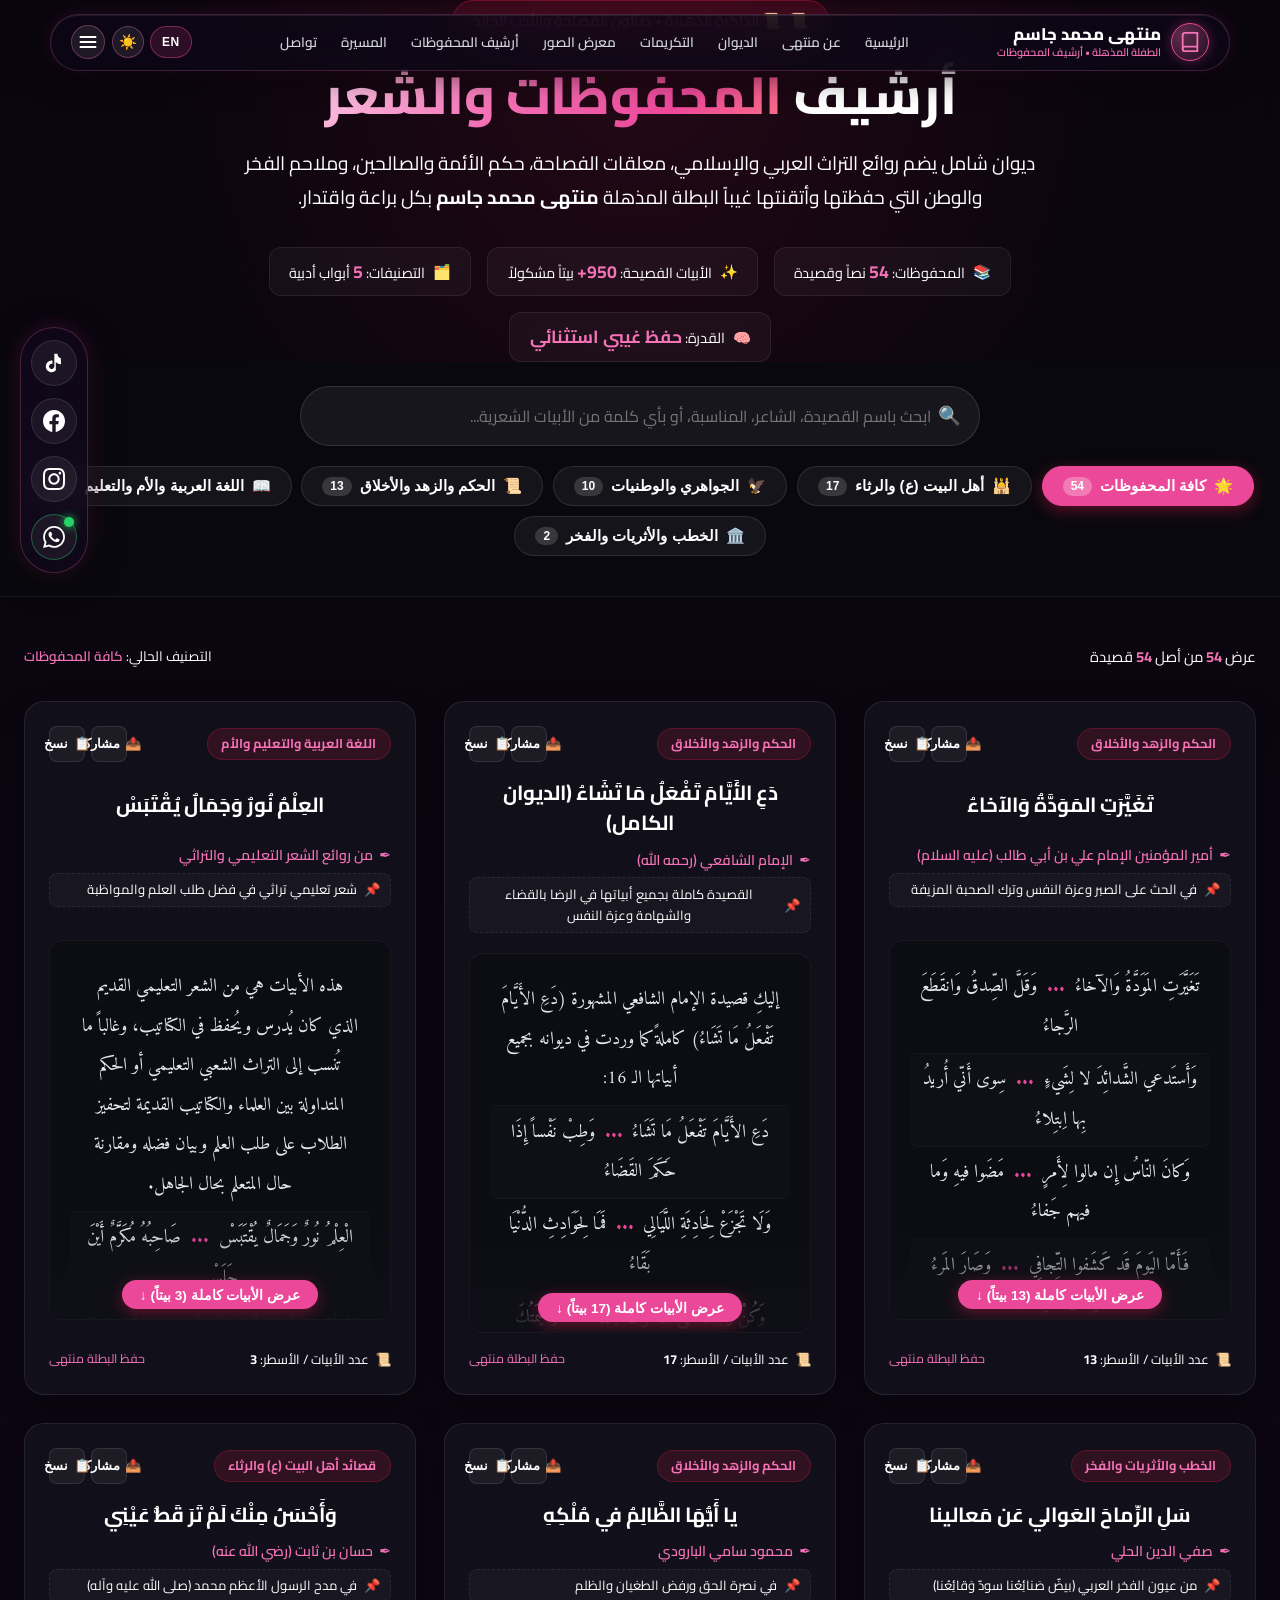
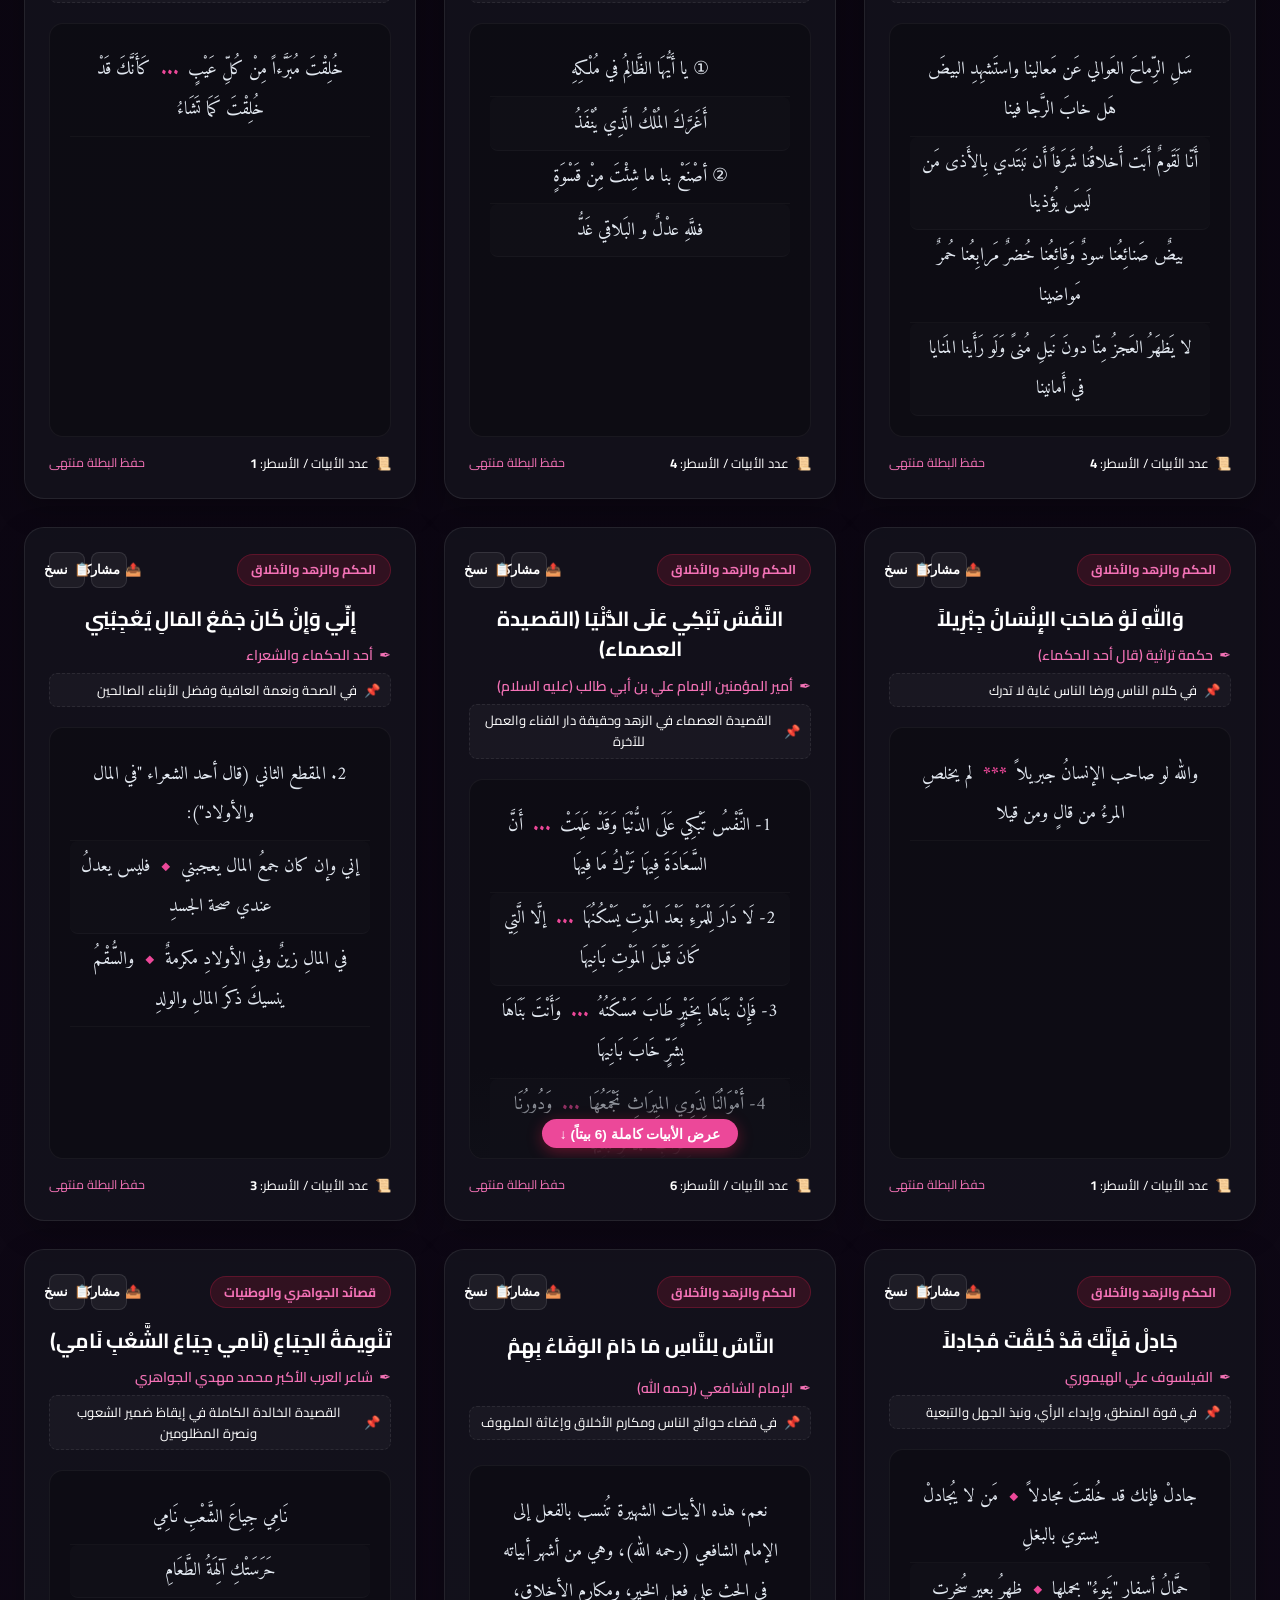
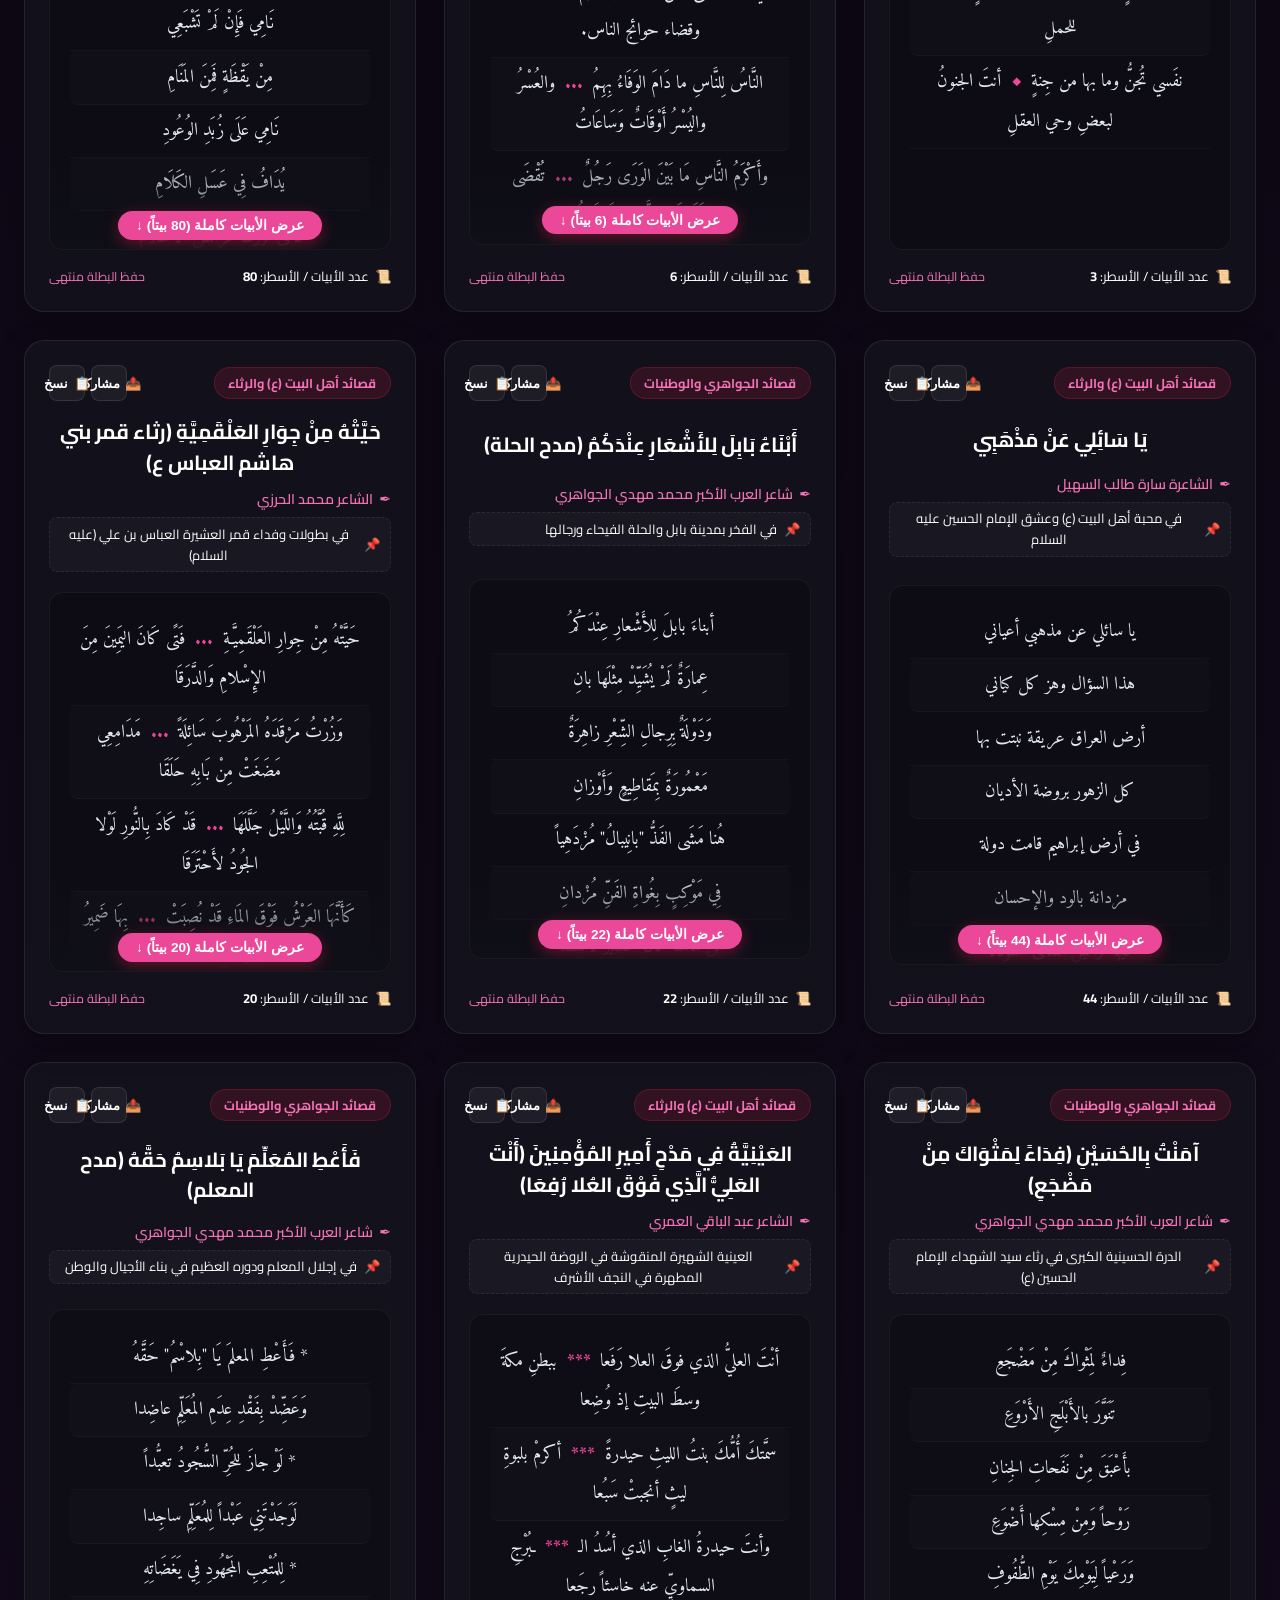
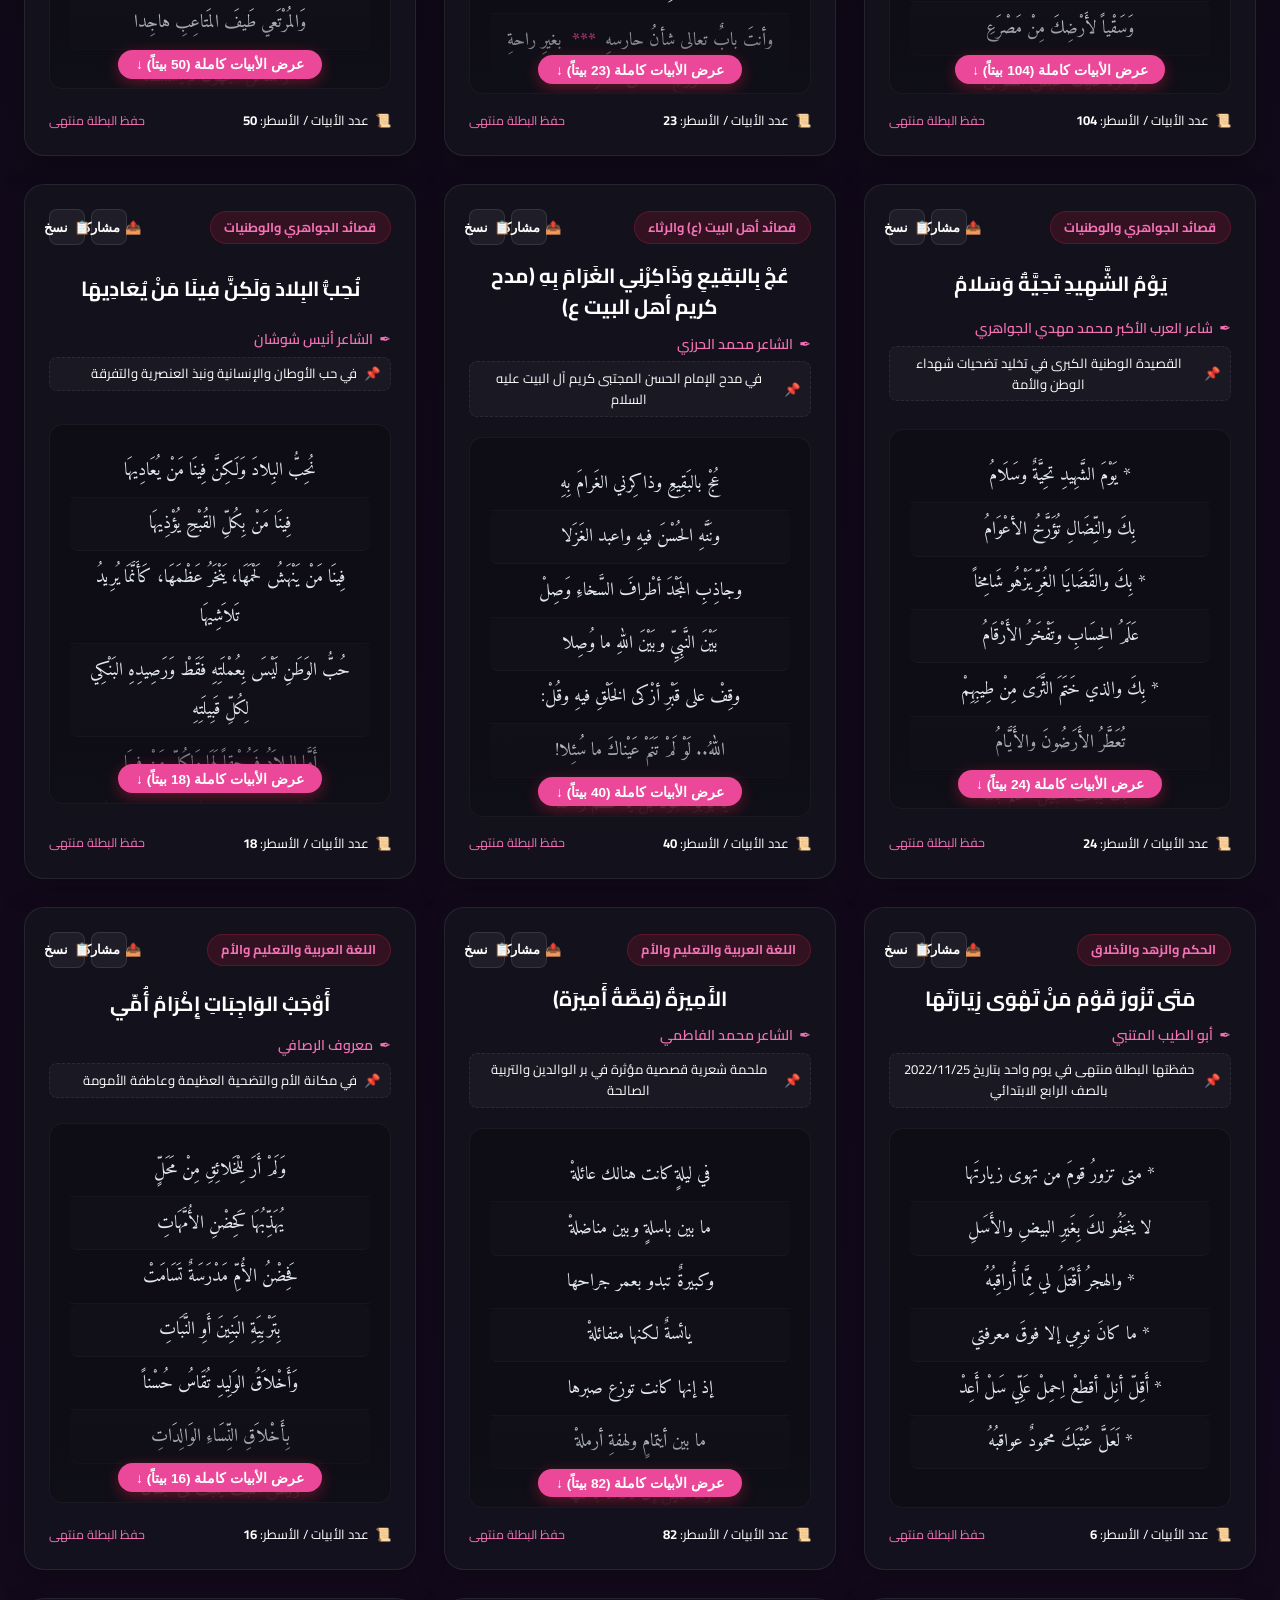
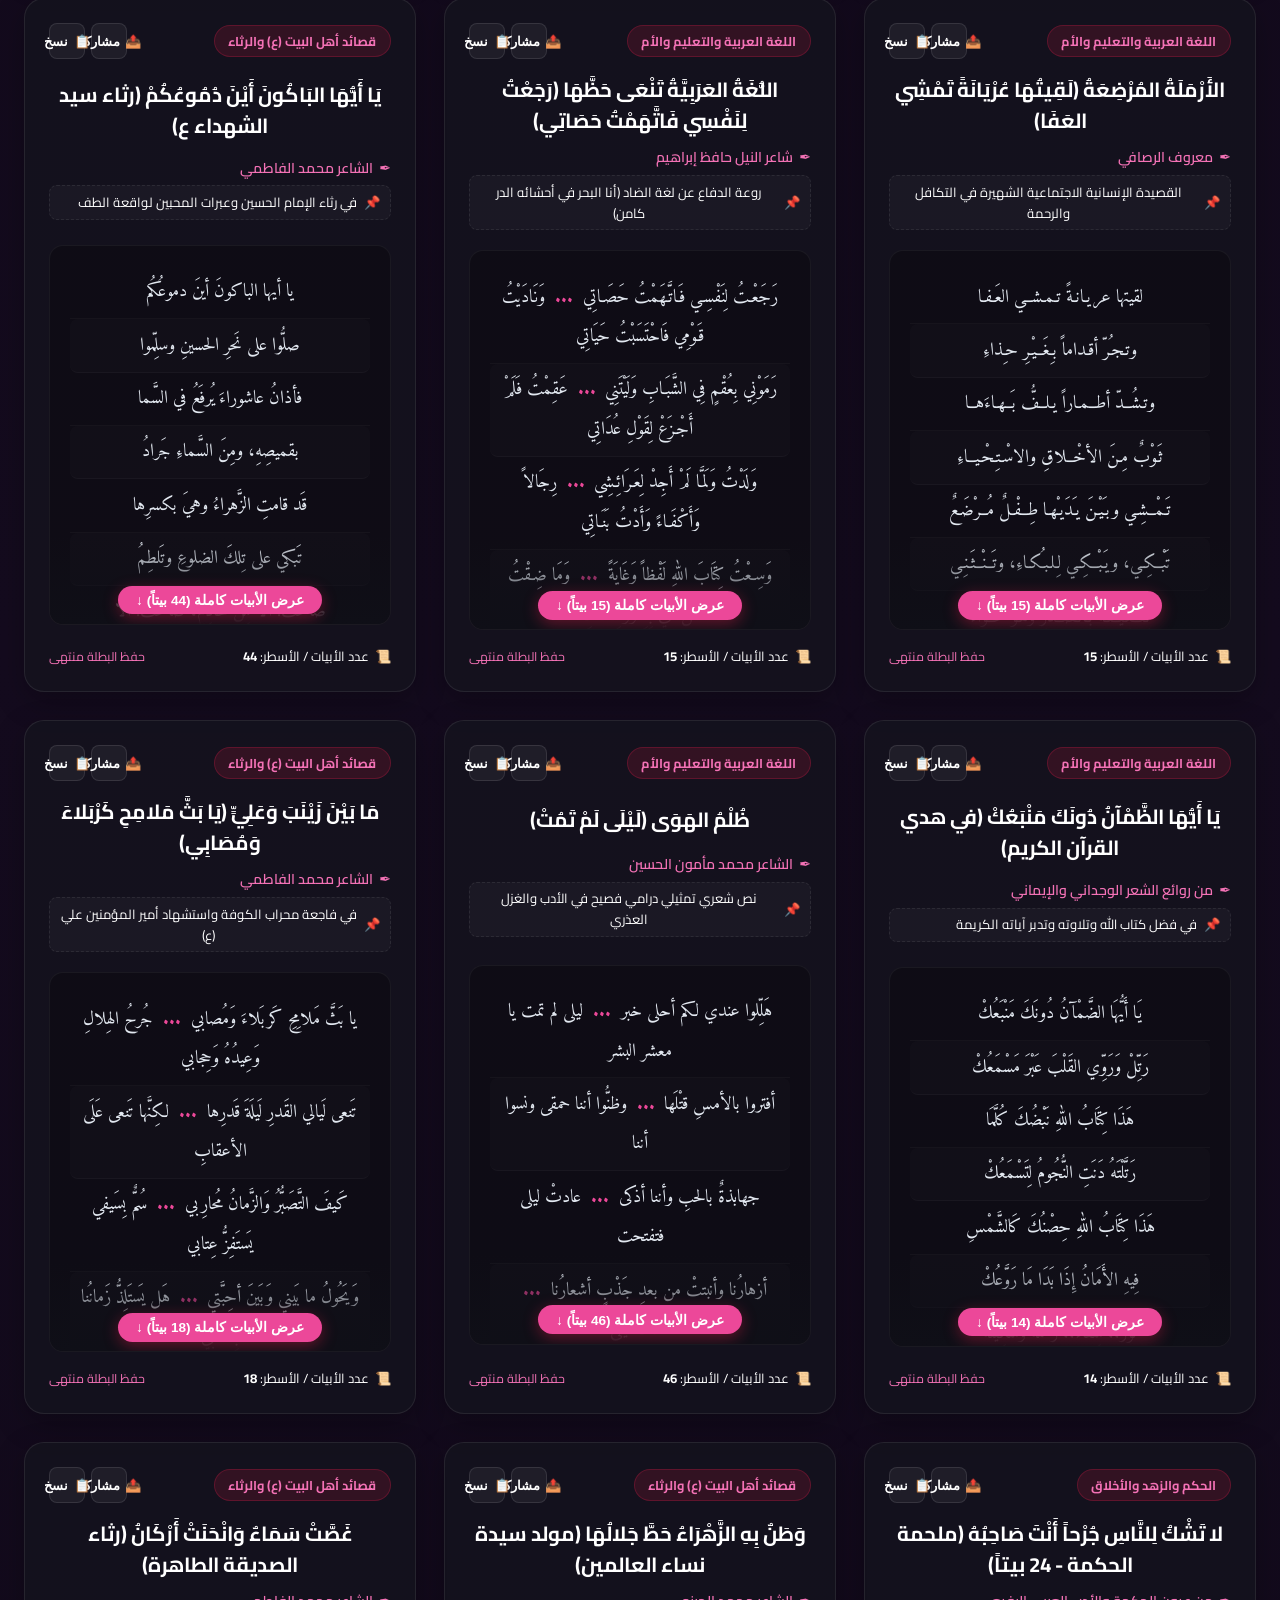
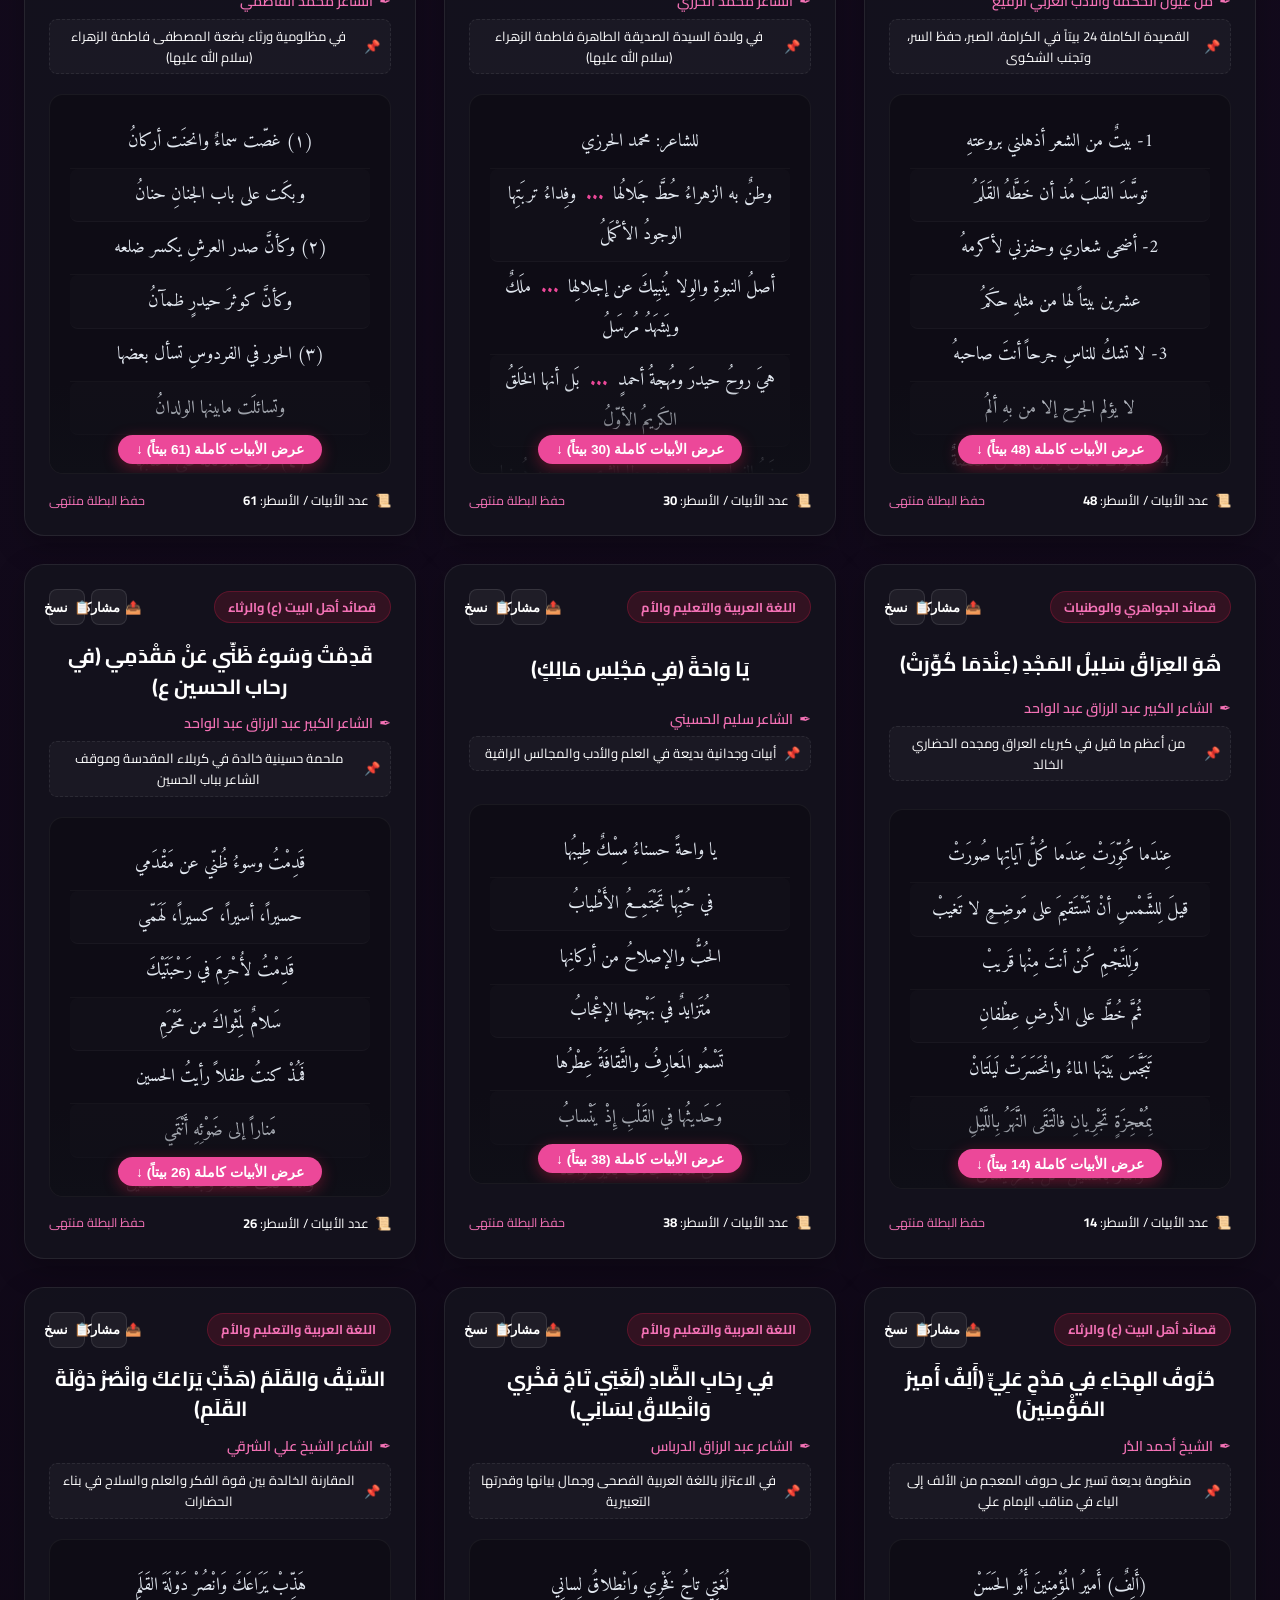
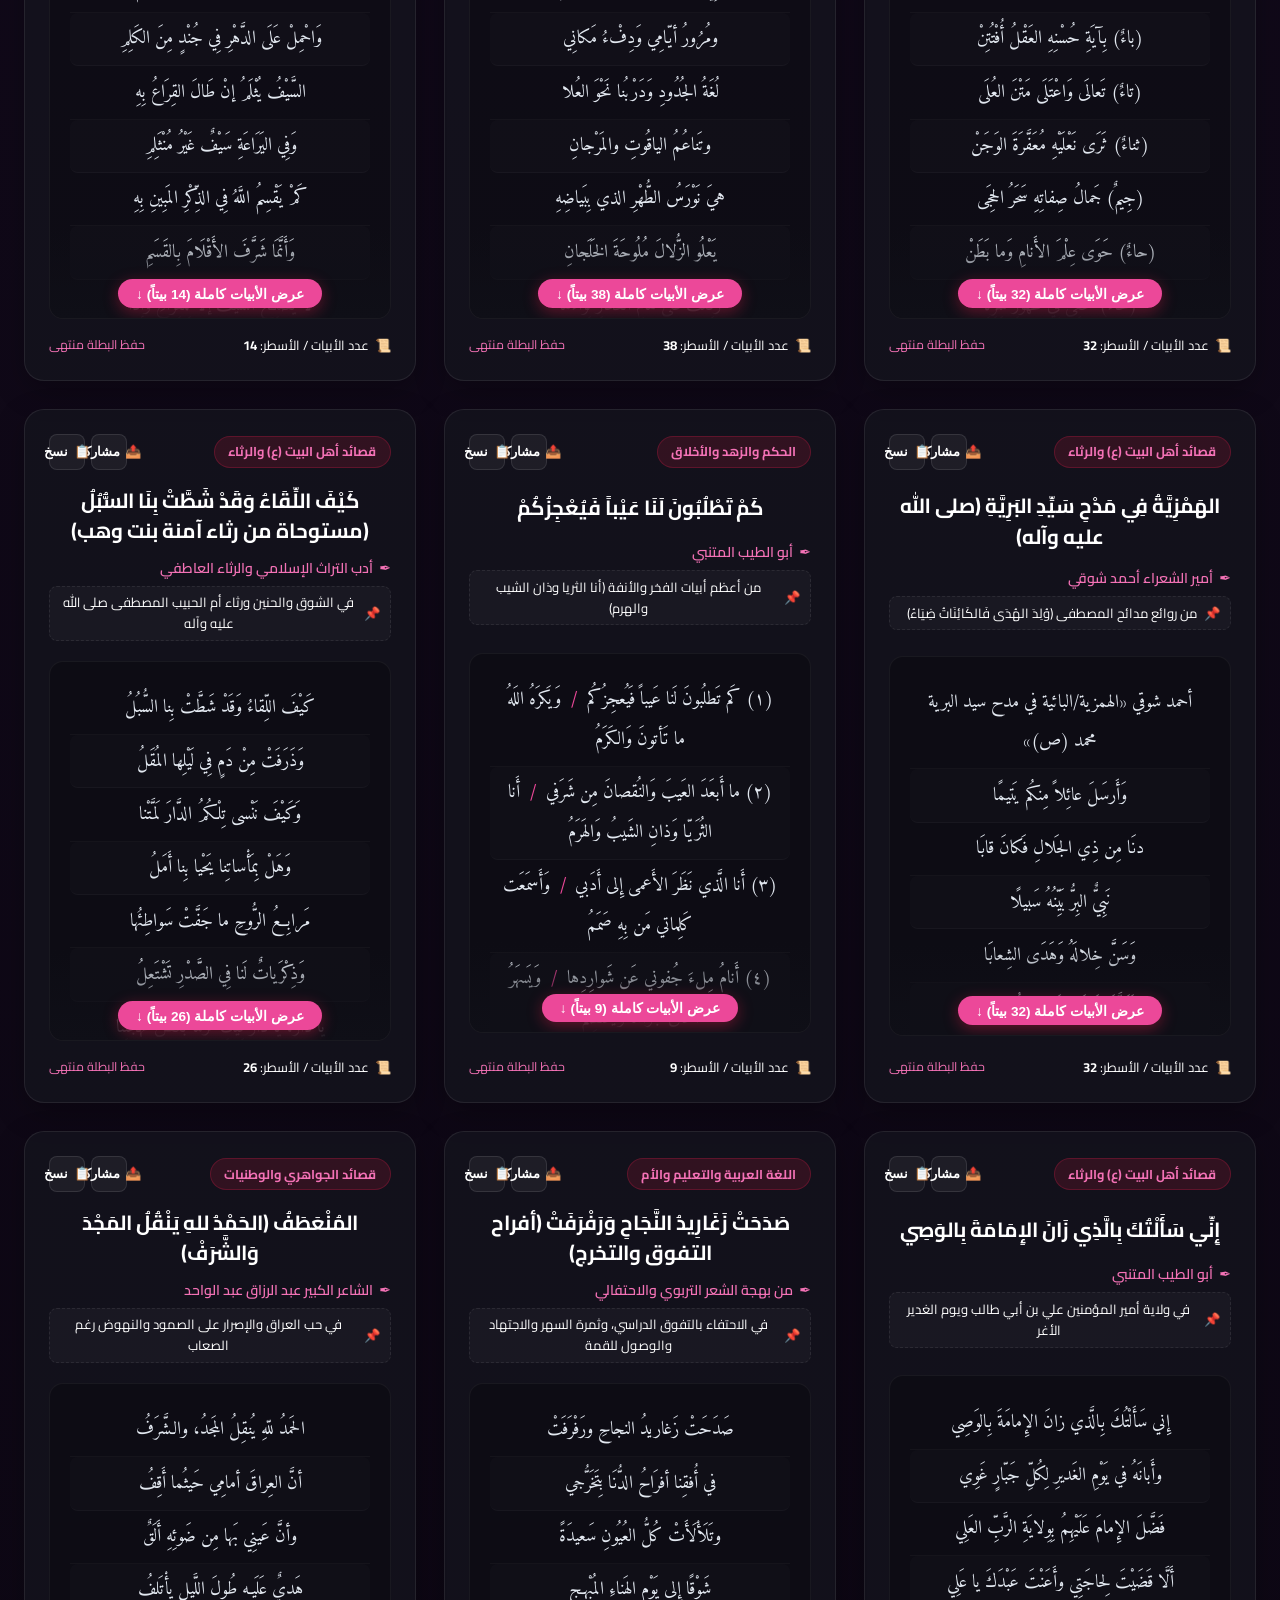
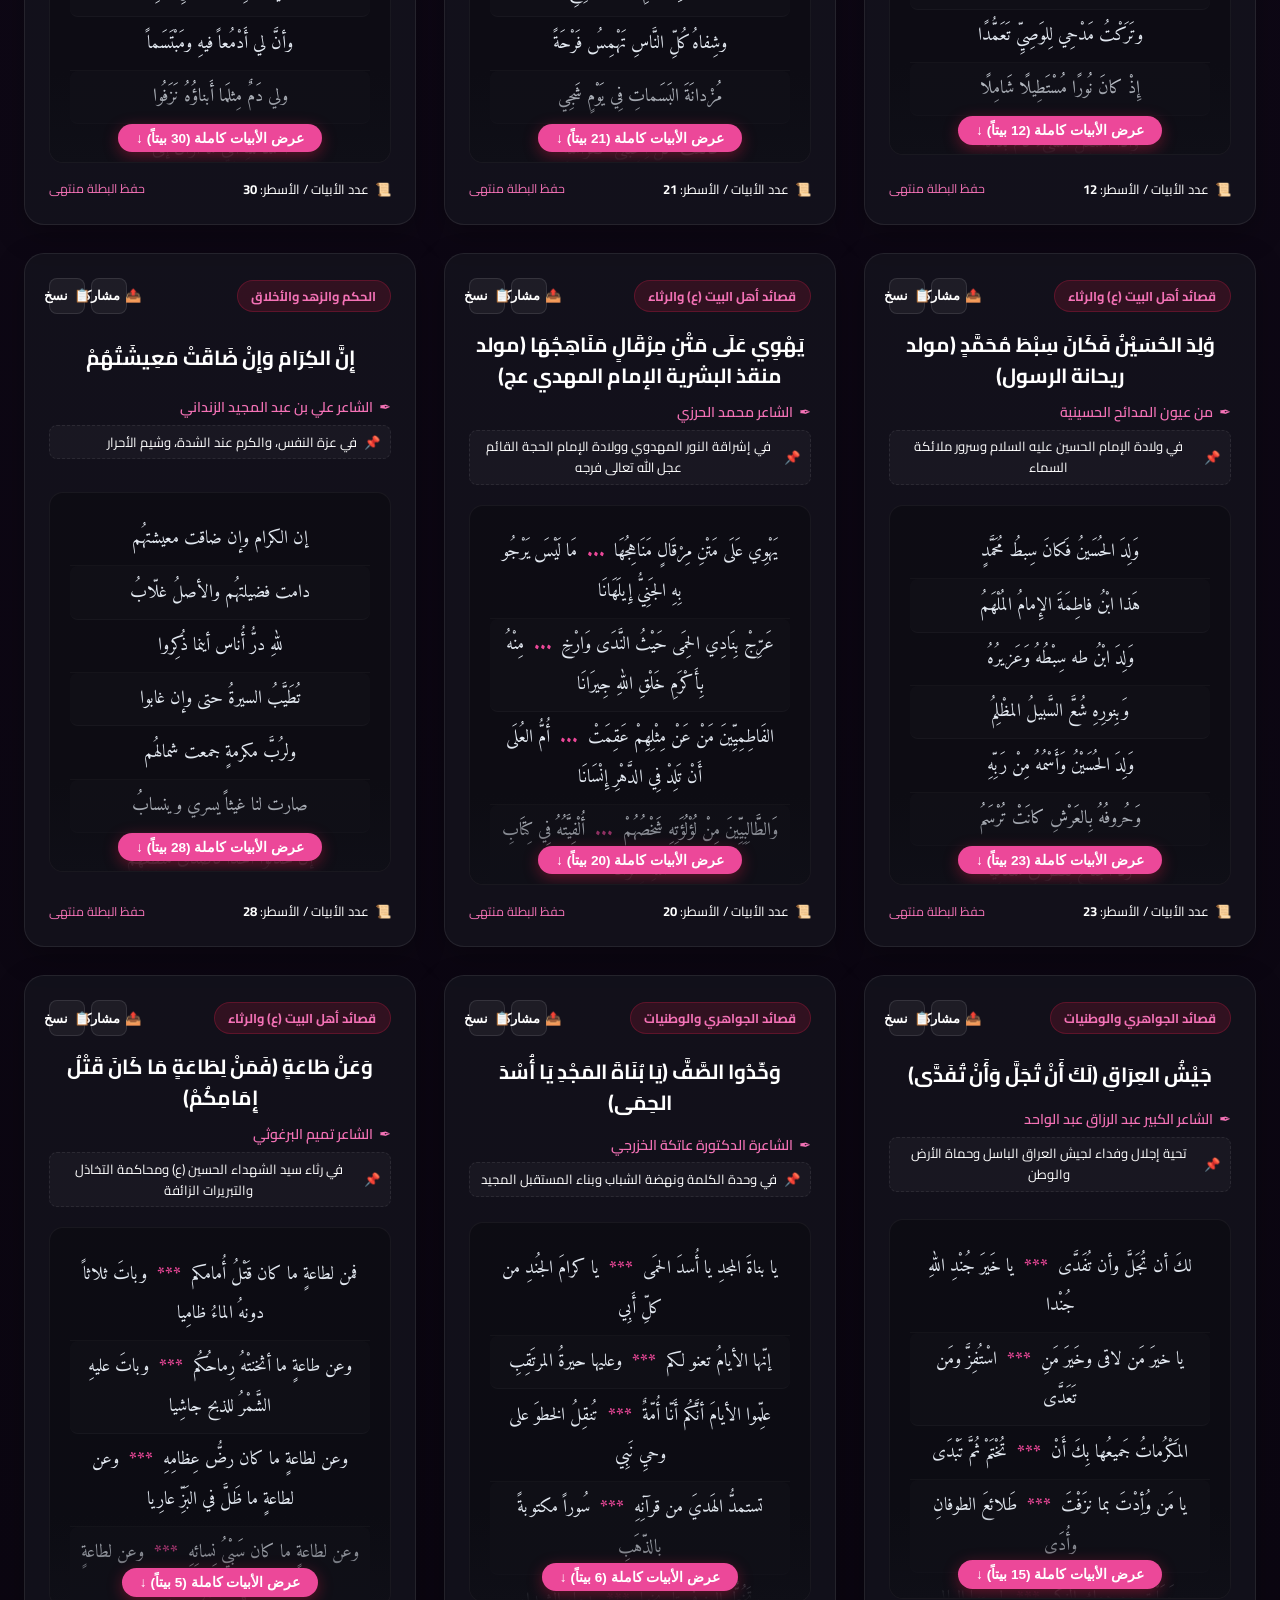
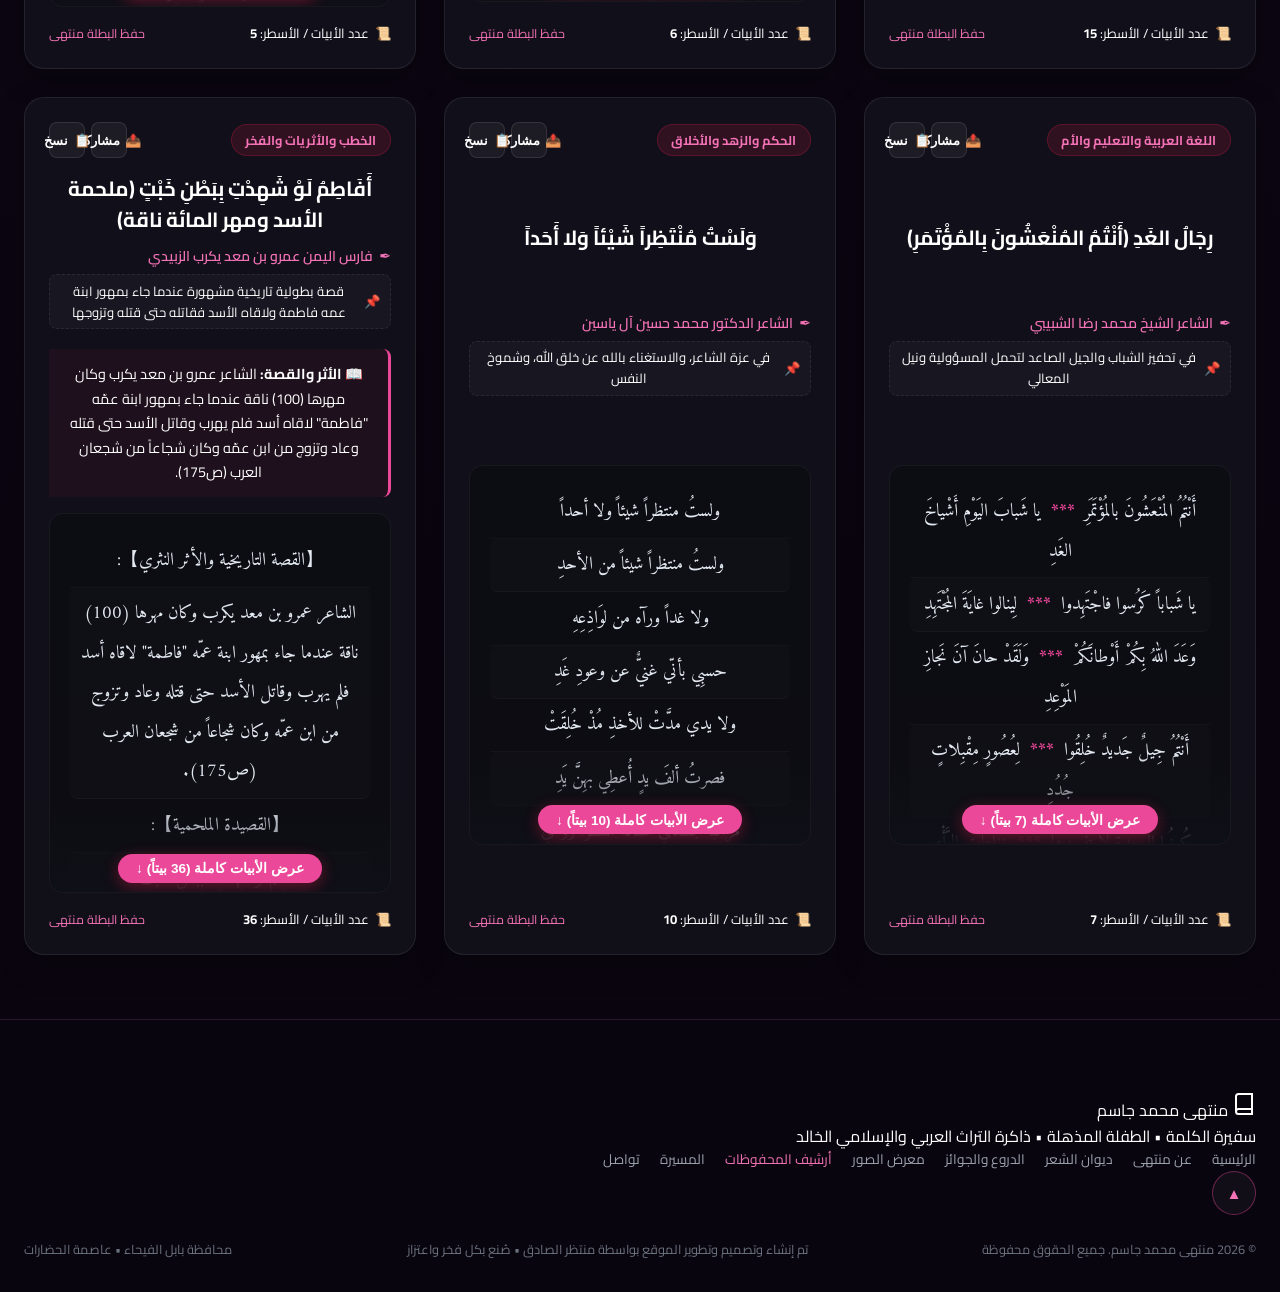
<file: archive.html>
<!DOCTYPE html>
<html lang="ar" dir="rtl">
<head>
  <meta charset="UTF-8">
  <meta http-equiv="refresh" content="0; url=./memory.html">
  <title>تحويل إلى أرشيف المحفوظات والشعر</title>
  <script>window.location.href = './memory.html';</script>
</head>
<body>
  <p>جاري الانتقال إلى <a href="./memory.html">أرشيف المحفوظات والشعر</a>...</p>
</body>
</html>
</file>
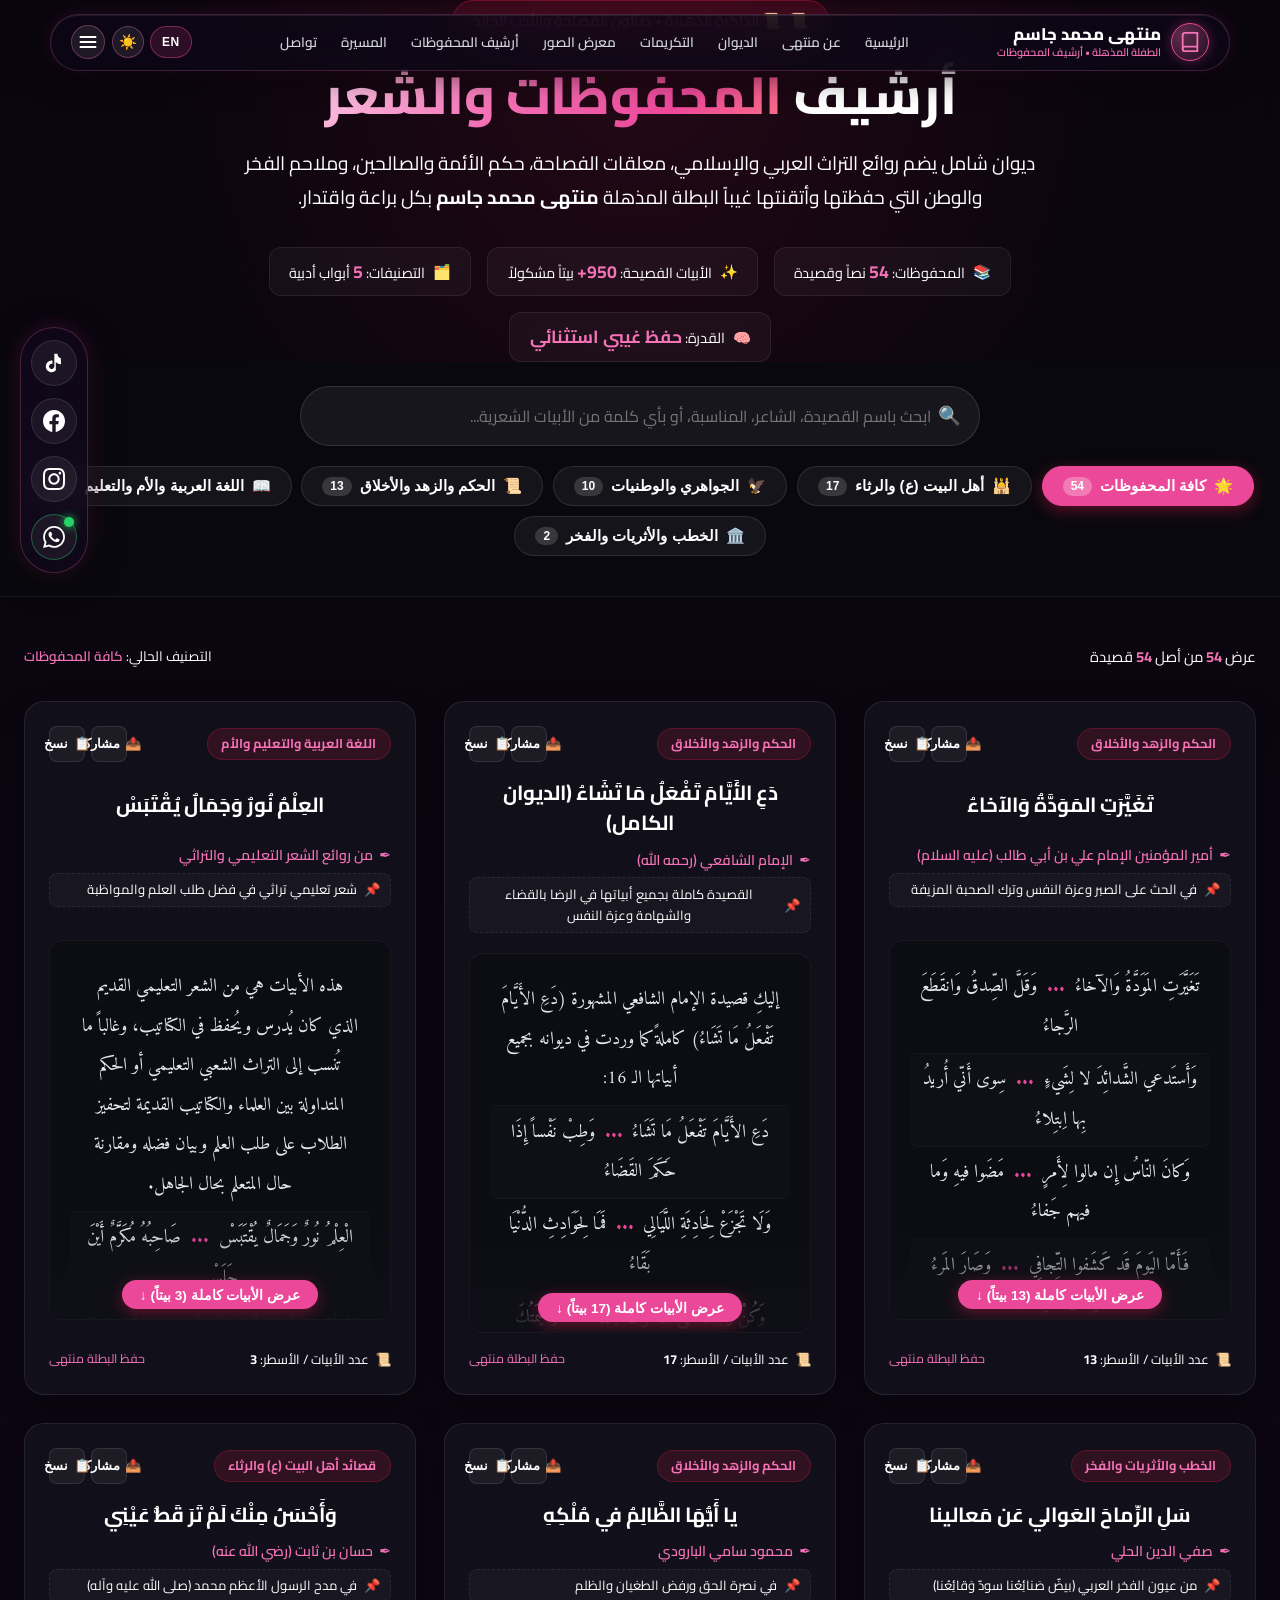
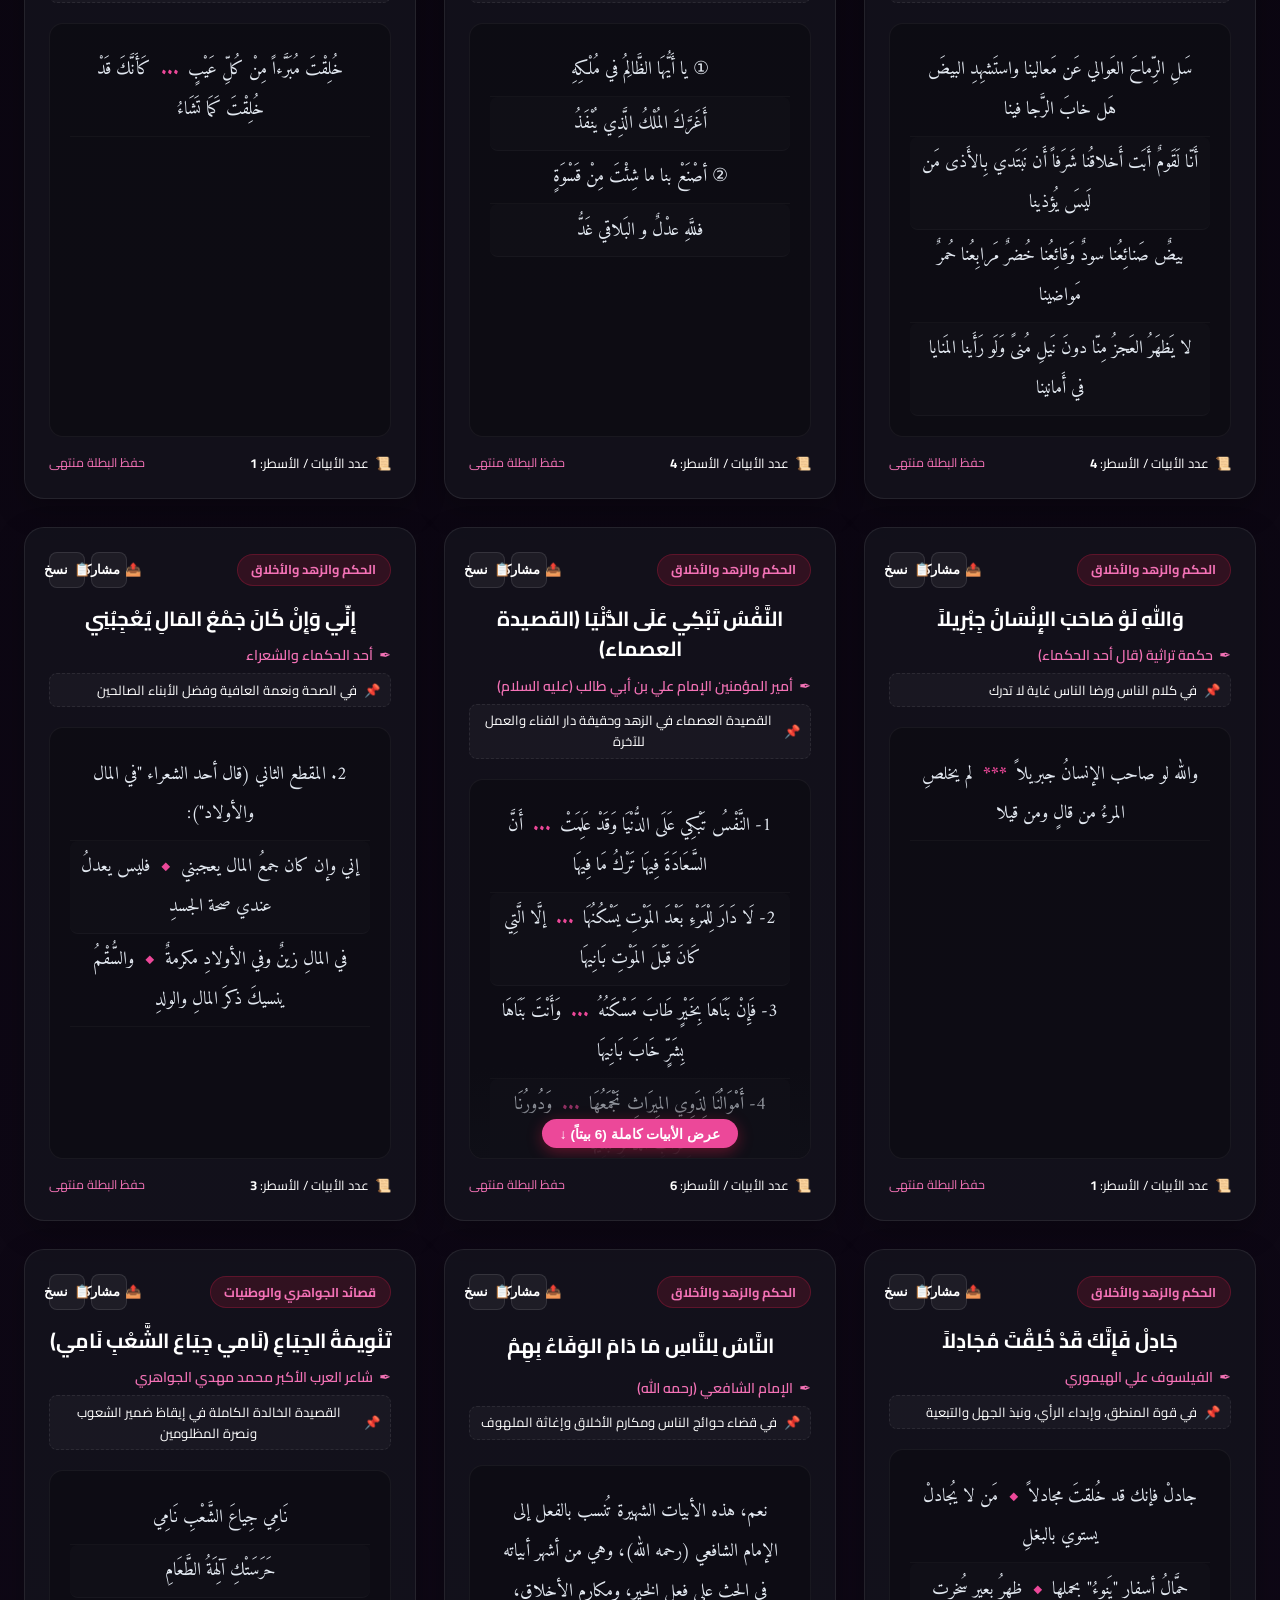
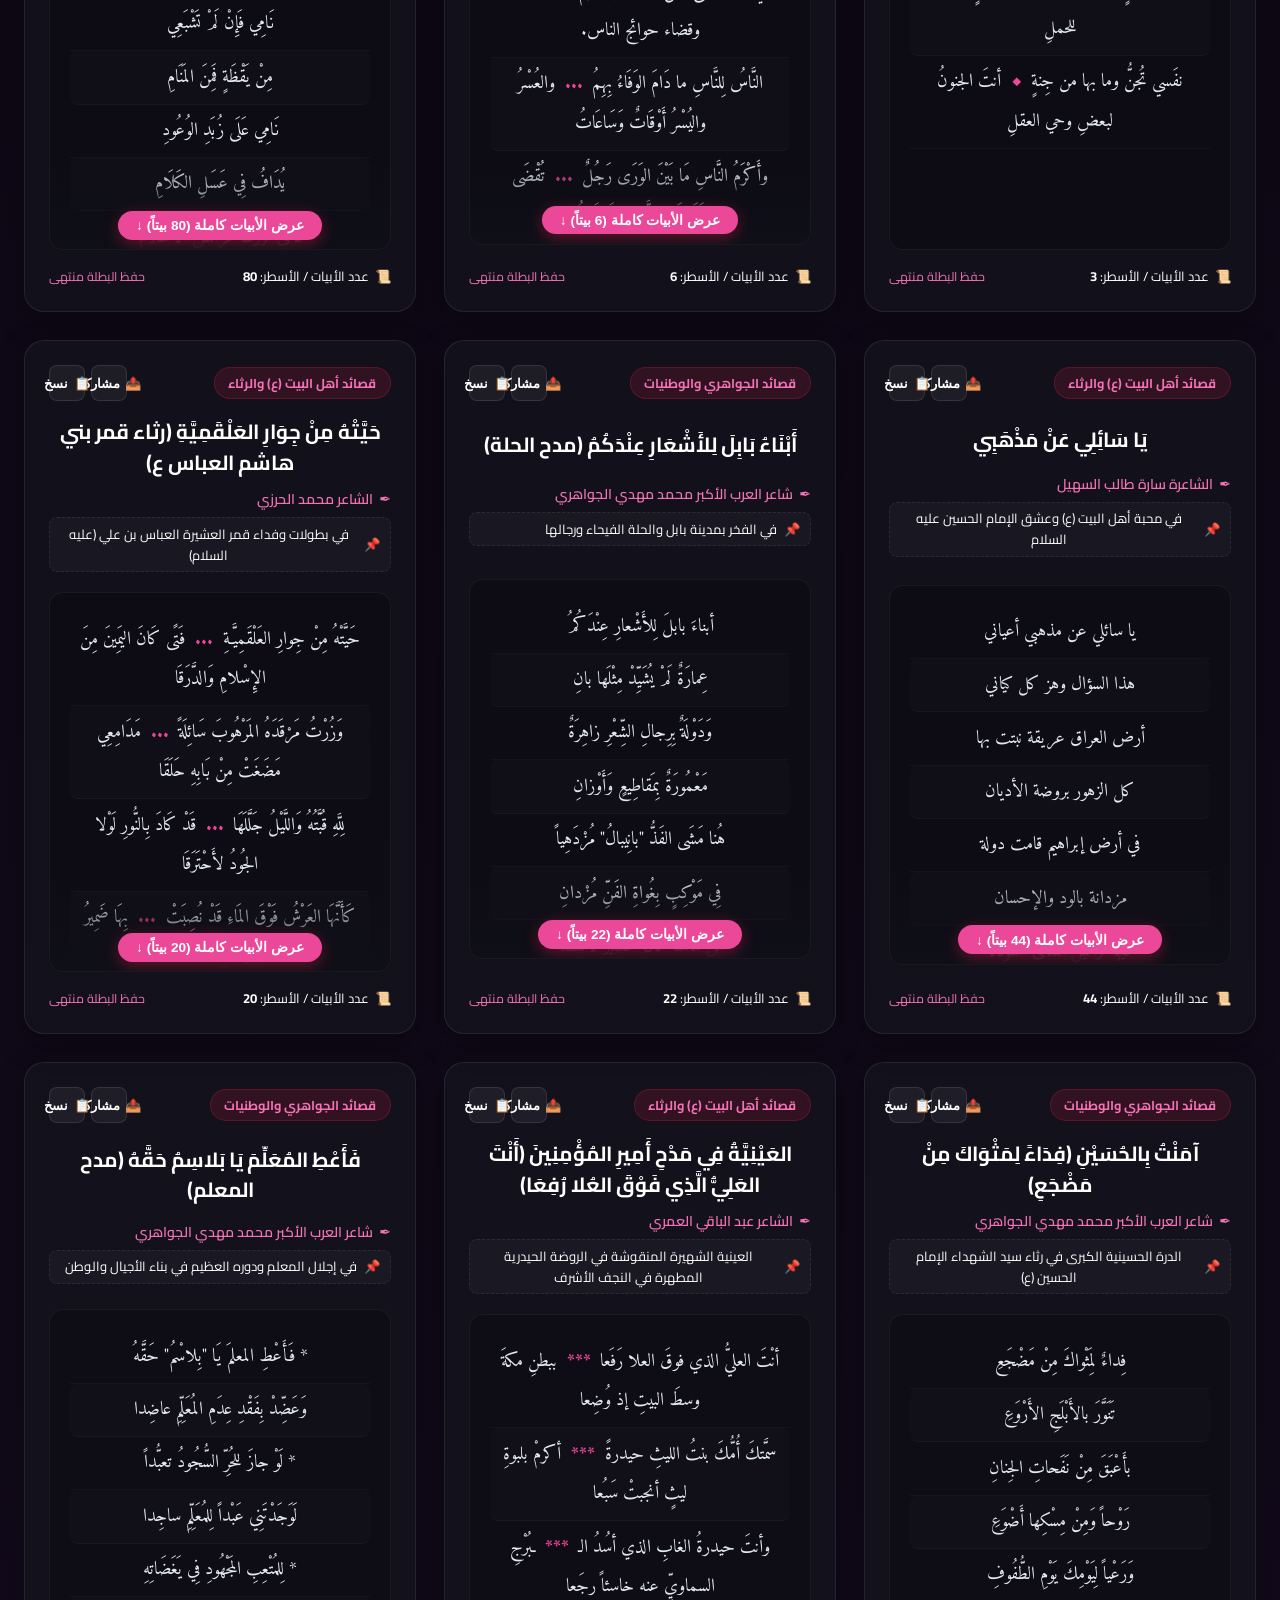
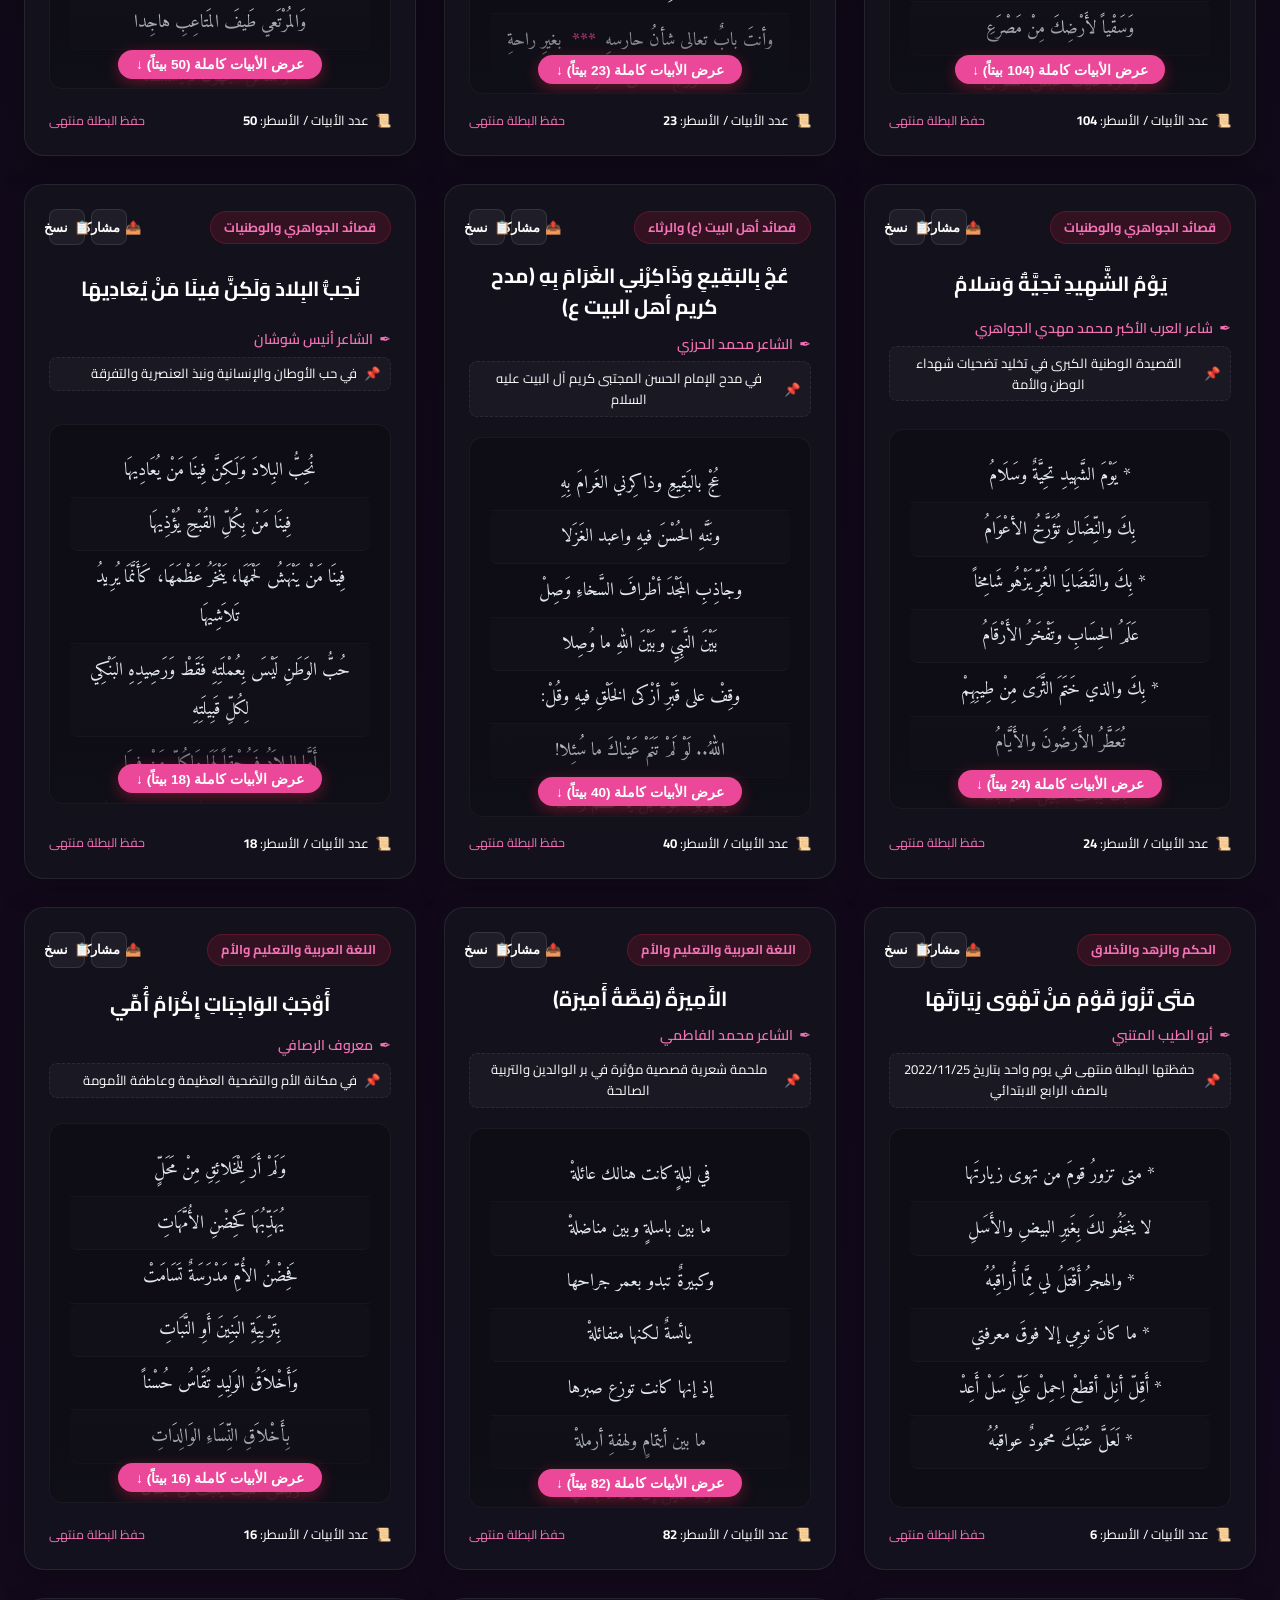
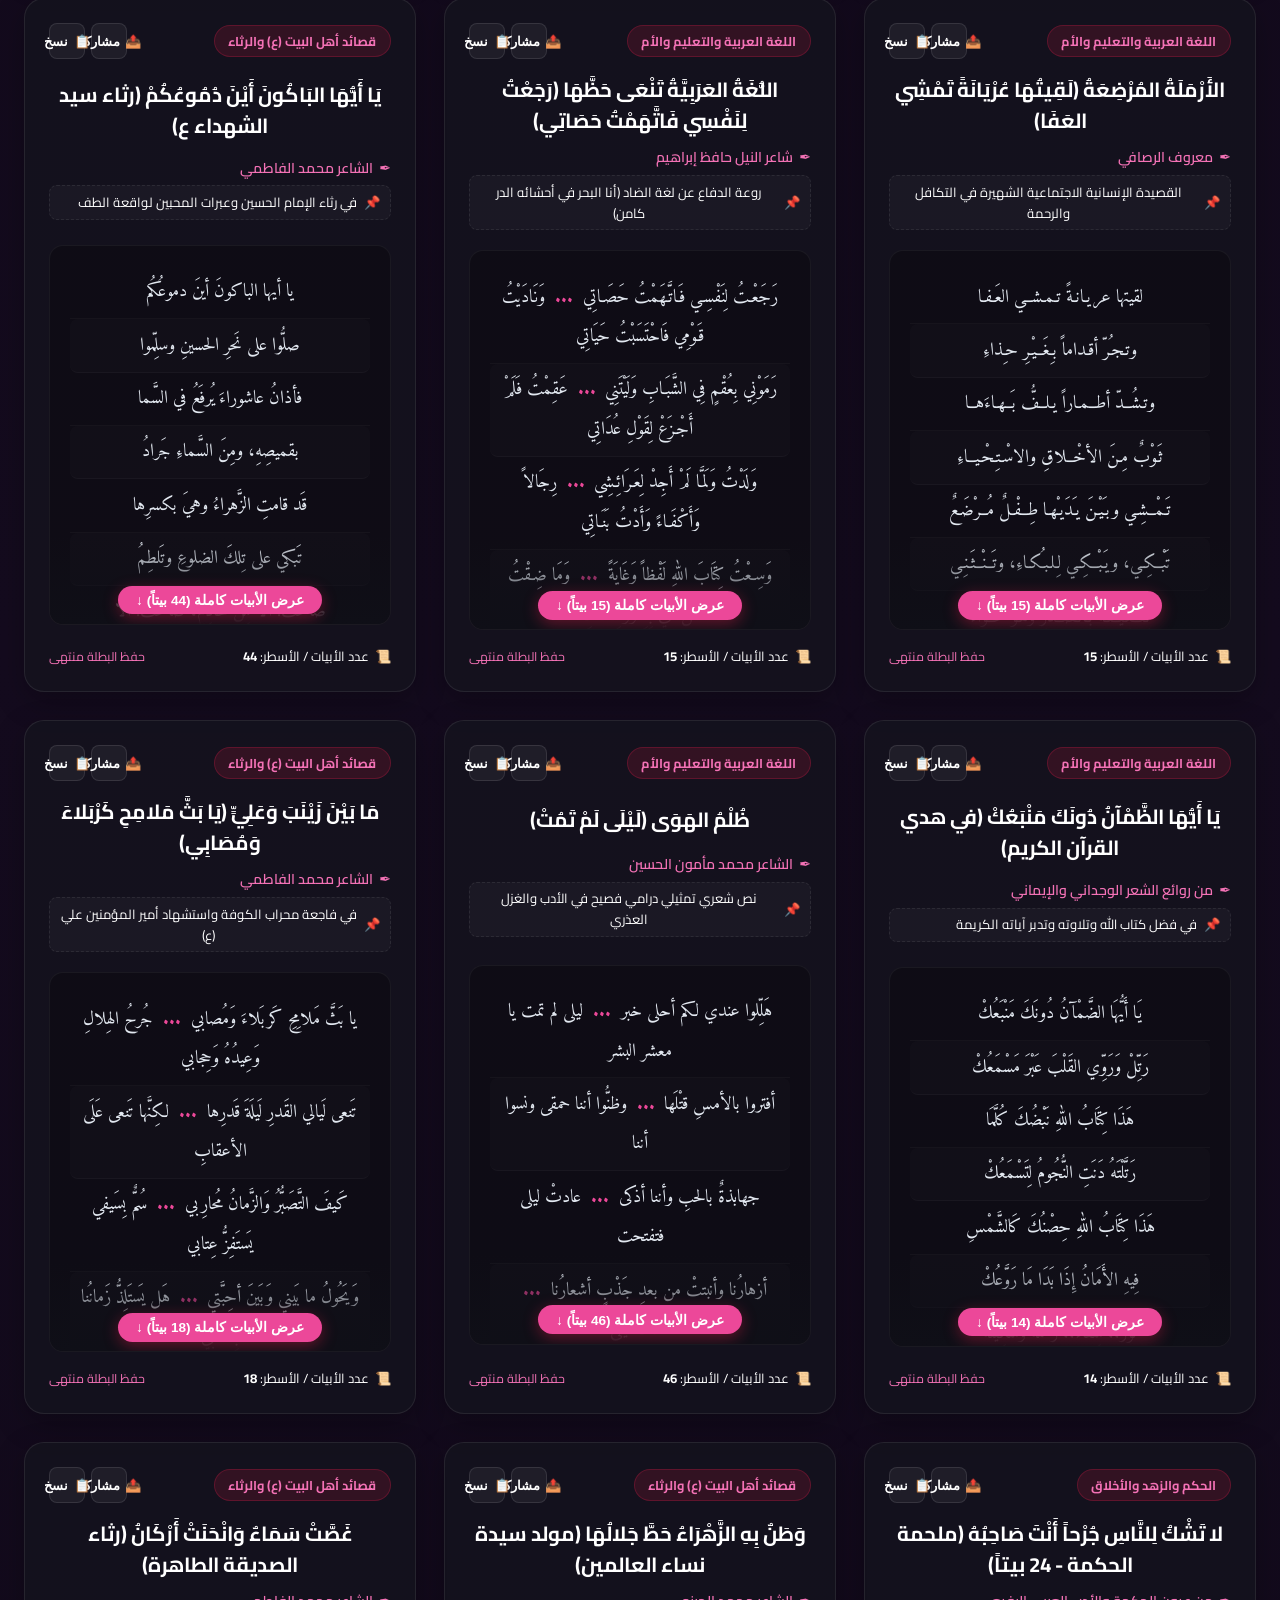
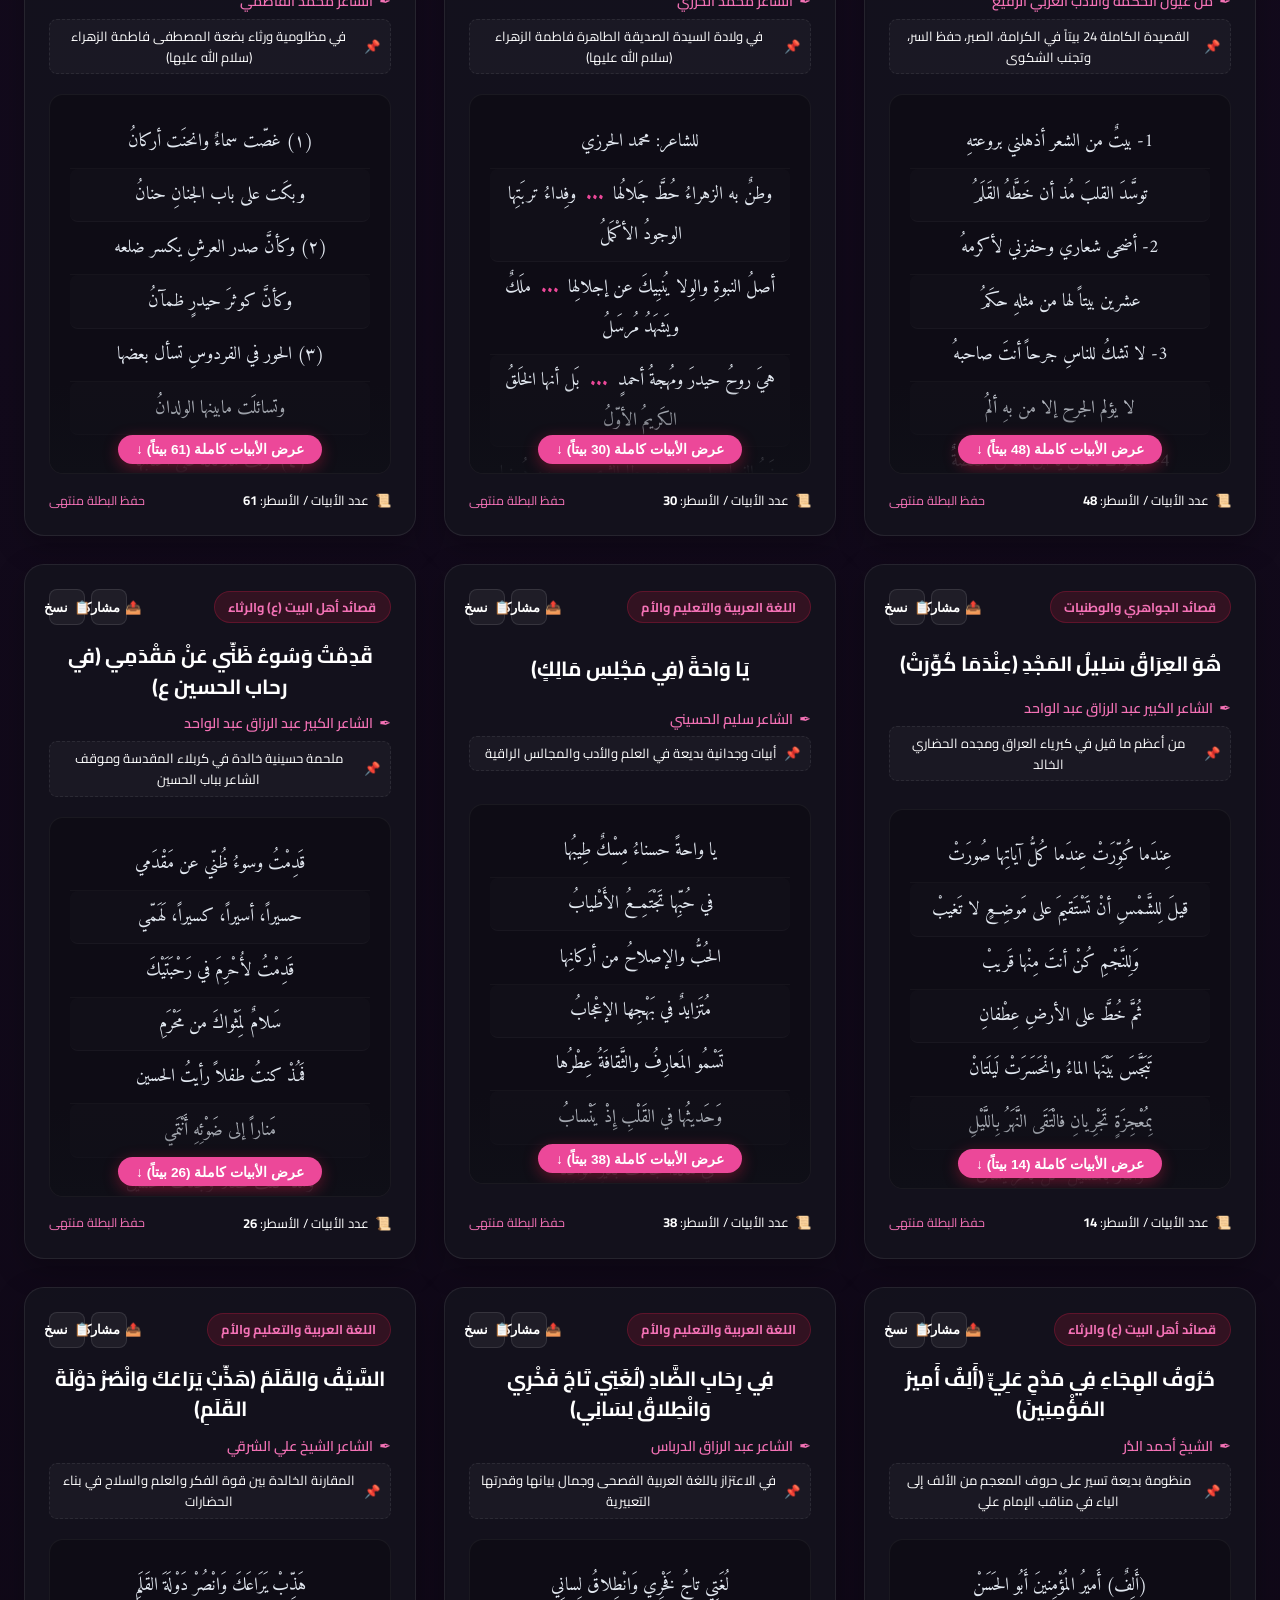
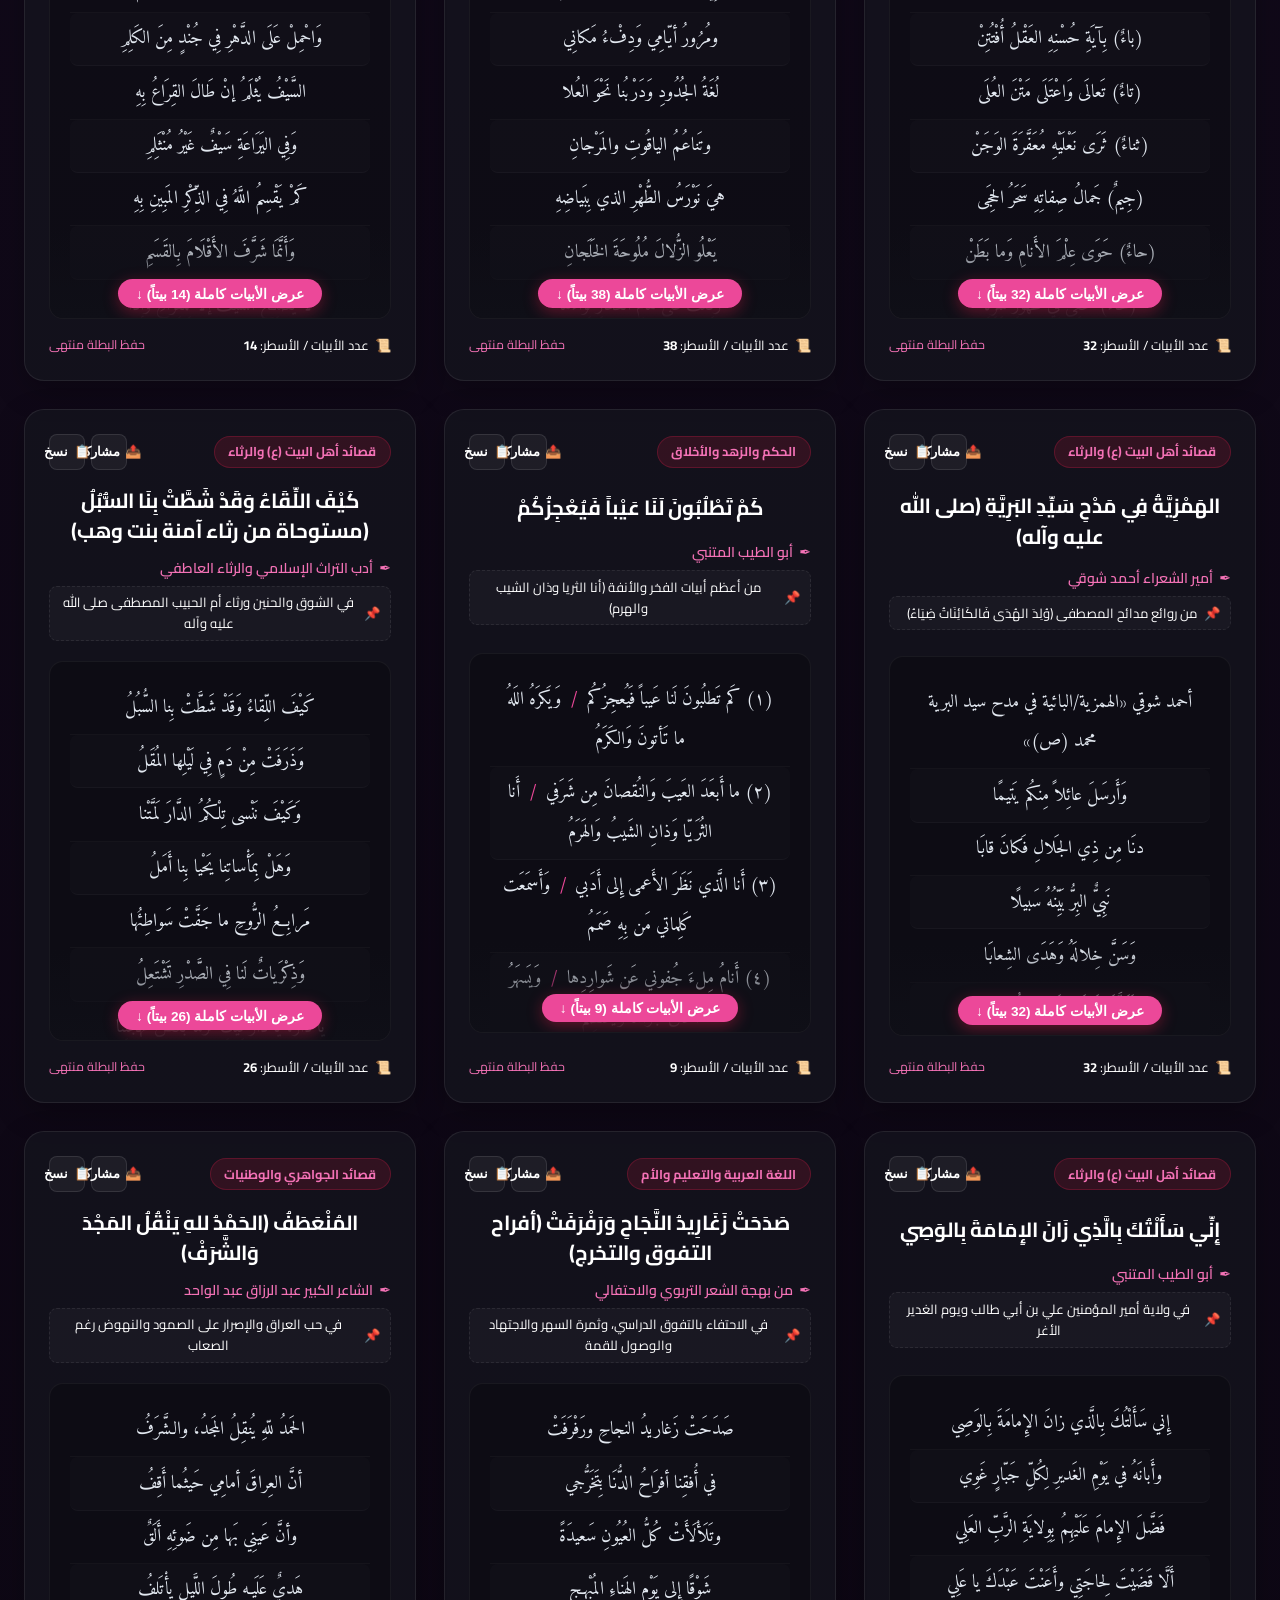
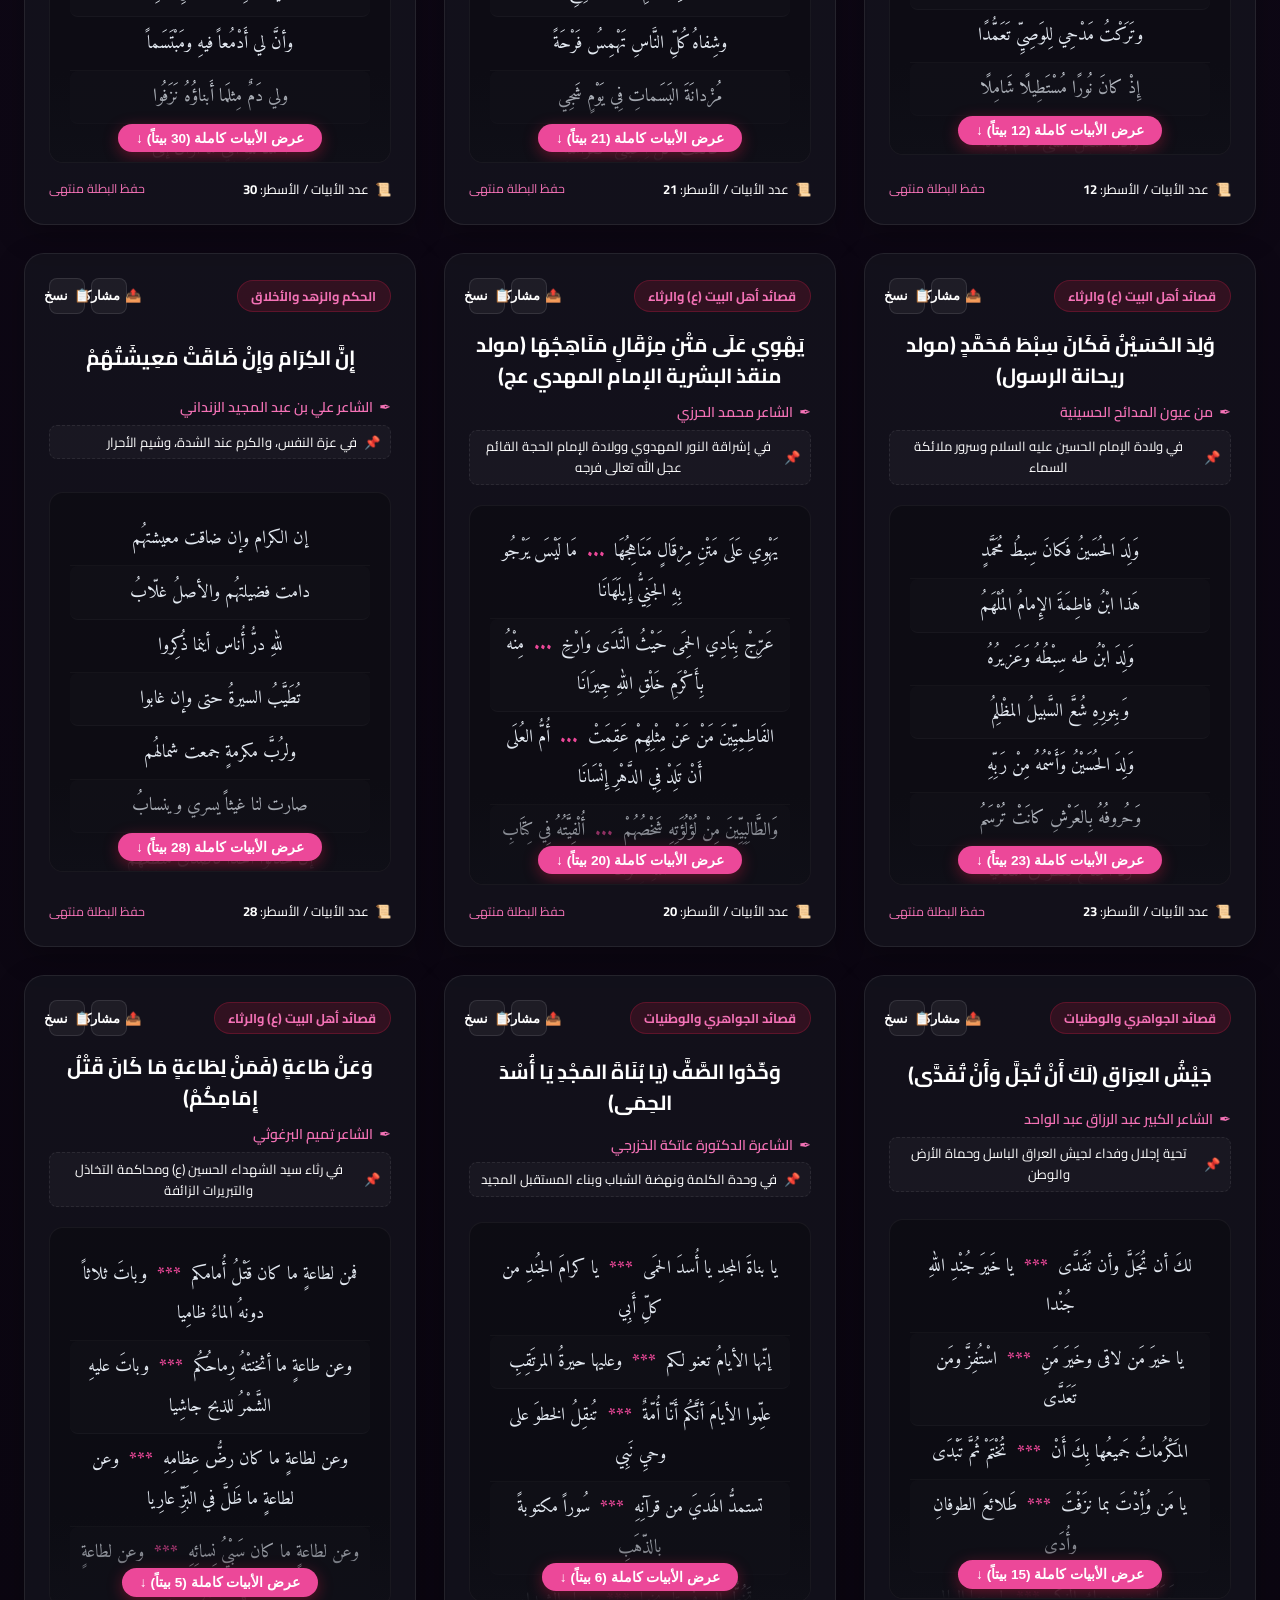
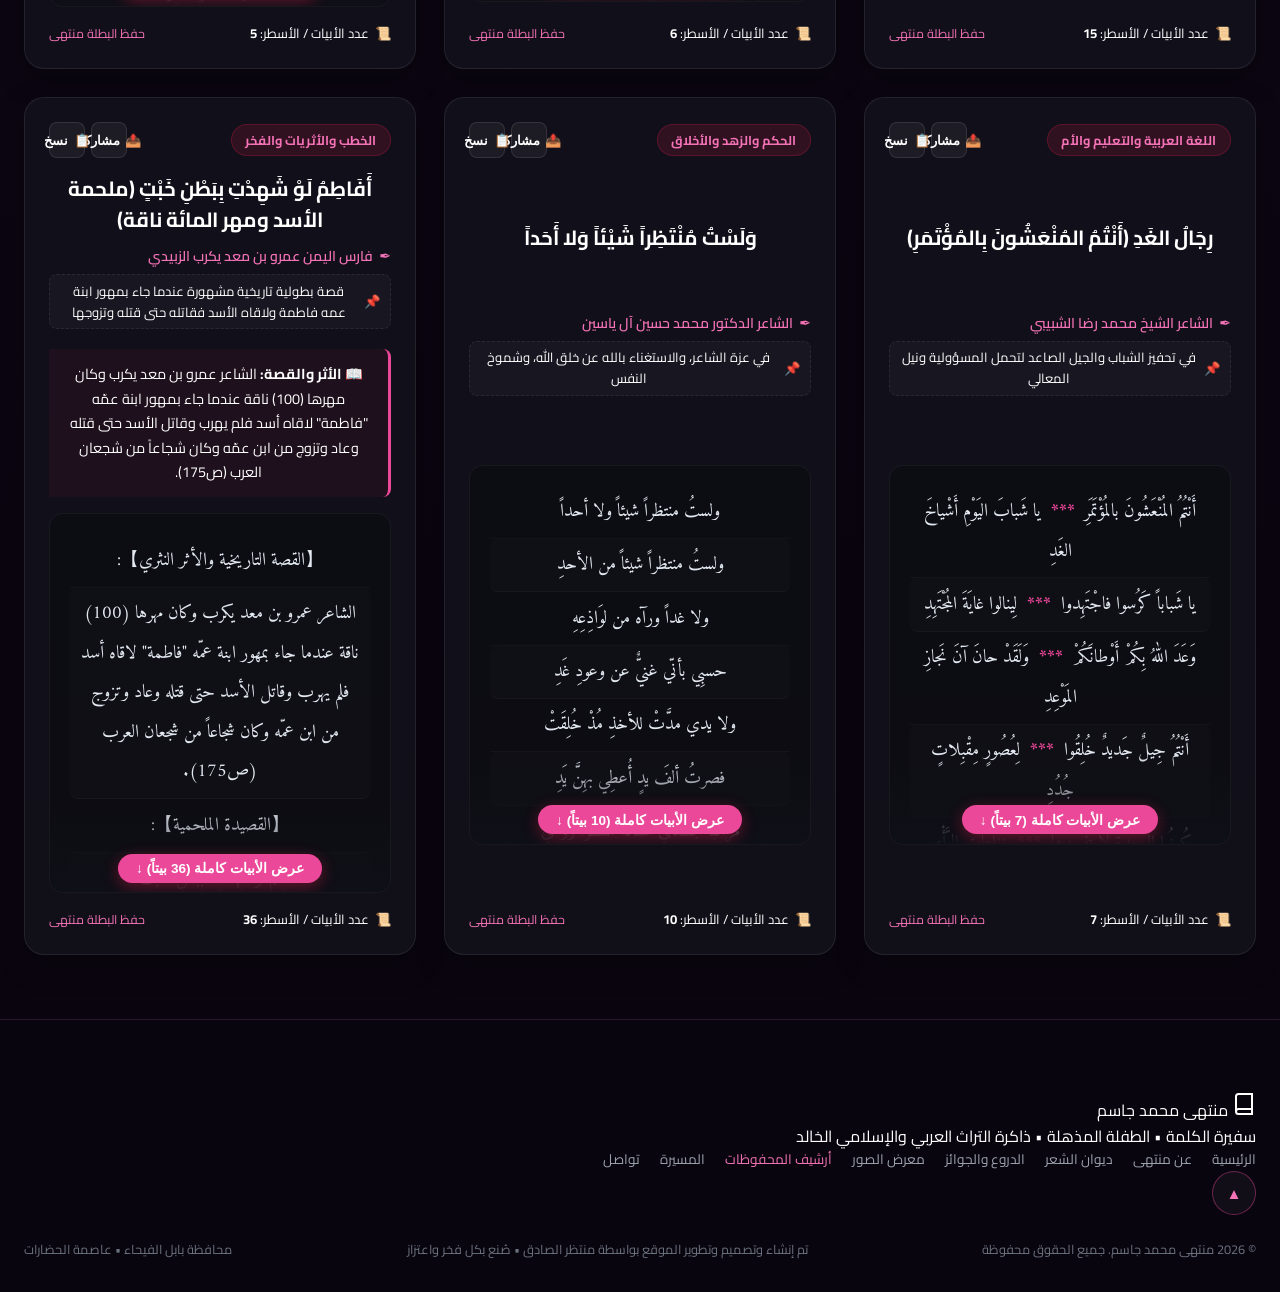
<file: memory.html>
<!DOCTYPE html>
<html lang="ar" dir="rtl">
<head>
  <meta charset="UTF-8">
  <meta name="viewport" content="width=device-width, initial-scale=1.0">
  <title>أرشيف المحفوظات والشعر | البطلة المذهلة منتهى محمد جاسم</title>
  <meta name="description" content="أرشيف المحفوظات والقصائد الكاملة للبطلة المذهلة منتهى محمد جاسم: روائع الشعر العربي، قصائد أهل البيت، الجواهري، الحكم والزهد، واللغة العربية مشكولة وموثقة.">
  <link rel="icon" type="image/svg+xml" href="data:image/svg+xml,<svg xmlns='http://www.w3.org/2000/svg' viewBox='0 0 100 100'><text y='.9em' font-size='90'>📜</text></svg>">

  <!-- Google Fonts: Cairo & Amiri -->
  <link rel="preconnect" href="https://fonts.googleapis.com">
  <link rel="preconnect" href="https://fonts.gstatic.com" crossorigin>
  <link href="https://fonts.googleapis.com/css2?family=Amiri:ital,wght@0,400;0,700;1,400&family=Cairo:wght@300;400;600;700;800;900&display=swap" rel="stylesheet">

  <!-- Main Stylesheet -->
  <link rel="stylesheet" href="./css/style.css">
</head>
<body class="dark-mode">

  <!-- ==========================================
       Floating Social Dock (أزرار التواصل الثابتة)
       ========================================== -->
  <aside class="floating-social-dock" aria-label="أزرار التواصل الاجتماعي الثابتة">
    <!-- TikTok -->
    <a href="https://www.tiktok.com/@mont_t1?_r=1&_t=ZS-9B1Lke0ZoxQ" target="_blank" rel="noopener noreferrer" class="social-dock-btn tiktok" aria-label="تيك توك">
      <svg viewBox="0 0 24 24">
        <path d="M19.59 6.69a4.83 4.83 0 0 1-3.77-4.25V2h-3.45v13.67a2.89 2.89 0 0 1-5.2 1.74 2.89 2.89 0 0 1 2.31-4.64c.298-.002.595.042.88.13V9.4a6.33 6.33 0 0 0-1-.08A6.34 6.34 0 0 0 3 15.66a6.34 6.34 0 0 0 10.86 4.43c.04-.04.08-.07.11-.11V11.2a8.16 8.16 0 0 0 5.62 2.21v-3.48a4.85 4.85 0 0 1 0-3.24Z"/>
      </svg>
      <span class="tooltip" data-i18n="dock_tiktok_tooltip">تيك توك @mont_t1</span>
    </a>

    <!-- Facebook -->
    <a href="https://www.facebook.com/share/1BedPrKoaZ/" target="_blank" rel="noopener noreferrer" class="social-dock-btn facebook" aria-label="فيسبوك">
      <svg viewBox="0 0 24 24">
        <path d="M24 12.073c0-6.627-5.373-12-12-12s-12 5.373-12 12c0 5.99 4.388 10.954 10.125 11.854v-8.385H7.078v-3.47h3.047V9.43c0-3.007 1.792-4.669 4.533-4.669 1.312 0 2.686.235 2.686.235v2.953H15.83c-1.491 0-1.956.925-1.956 1.874v2.25h3.328l-.532 3.47h-2.796v8.385C19.612 23.027 24 18.062 24 12.073z"/>
      </svg>
      <span class="tooltip" data-i18n="dock_facebook_tooltip">الصفحة الرسمية على فيسبوك</span>
    </a>

    <!-- Instagram -->
    <a href="https://www.instagram.com/mont_t1?vrfl=MWF3cDdweTcxbm1w" target="_blank" rel="noopener noreferrer" class="social-dock-btn instagram" aria-label="إنستغرام">
      <svg viewBox="0 0 24 24">
        <path d="M12 2.163c3.204 0 3.584.012 4.85.07 3.252.148 4.771 1.691 4.919 4.919.058 1.265.069 1.645.069 4.849 0 3.205-.012 3.584-.069 4.849-.149 3.225-1.664 4.771-4.919 4.919-1.266.058-1.644.07-4.85.07-3.204 0-3.584-.012-4.849-.07-3.26-.149-4.771-1.699-4.919-4.92-.058-1.265-.07-1.644-.07-4.849 0-3.204.013-3.583.07-4.849.149-3.227 1.664-4.771 4.919-4.919 1.266-.057 1.645-.069 4.849-.069zm0-2.163c-3.259 0-3.667.014-4.947.072-4.358.2-6.78 2.618-6.98 6.98-.059 1.281-.073 1.689-.073 4.948 0 3.259.014 3.668.072 4.948.2 4.358 2.618 6.78 6.98 6.98 1.281.058 1.689.072 4.948.072 3.259 0 3.668-.014 4.948-.072 4.354-.2 6.782-2.618 6.979-6.98.059-1.28.073-1.689.073-4.948 0-3.259-.014-3.667-.072-4.947-.196-4.354-2.617-6.78-6.979-6.98-1.281-.059-1.69-.073-4.949-.073zm0 5.838c-3.403 0-6.162 2.759-6.162 6.162s2.759 6.163 6.162 6.163 6.162-2.759 6.162-6.163c0-3.403-2.759-6.162-6.162-6.162zm0 10.162c-2.209 0-4-1.79-4-4 0-2.209 1.791-4 4-4s4 1.791 4 4c0 2.21-1.791 4-4 4zm6.406-11.845c-.796 0-1.441.645-1.441 1.44s.645 1.44 1.441 1.44c.795 0 1.439-.645 1.439-1.44s-.644-1.44-1.439-1.44z"/>
      </svg>
      <span class="tooltip" data-i18n="dock_instagram_tooltip">إنستغرام @mont_t1</span>
    </a>

    <!-- WhatsApp -->
    <a href="https://wa.me/9647812612087" target="_blank" rel="noopener noreferrer" class="social-dock-btn whatsapp" aria-label="واتساب">
      <svg viewBox="0 0 24 24">
        <path d="M.057 24l1.687-6.163c-1.041-1.804-1.588-3.849-1.587-5.946.003-6.556 5.338-11.891 11.893-11.891 3.181.001 6.167 1.24 8.413 3.488 2.245 2.248 3.481 5.236 3.48 8.414-.003 6.557-5.338 11.892-11.893 11.892-1.99-.001-3.951-.5-5.688-1.448l-6.305 1.654zm6.597-3.807c1.676.995 3.276 1.591 5.392 1.592 5.448 0 9.886-4.434 9.889-9.885.002-5.462-4.415-9.89-9.881-9.892-5.452 0-9.887 4.434-9.889 9.884-.001 2.225.651 3.891 1.746 5.634l-.999 3.648 3.742-.981zm11.387-5.464c-.074-.124-.272-.198-.57-.347-.297-.149-1.758-.868-2.031-.967-.272-.099-.47-.149-.669.149-.198.297-.768.967-.941 1.165-.173.198-.347.223-.644.074-.297-.149-1.255-.462-2.39-1.475-.883-.788-1.48-1.761-1.653-2.059-.173-.297-.018-.458.13-.606.134-.133.297-.347.446-.521.151-.172.2-.296.3-.495.099-.198.05-.372-.025-.521-.075-.148-.669-1.611-.916-2.206-.242-.579-.487-.501-.669-.51l-.57-.01c-.198 0-.52.074-.792.372s-1.04 1.016-1.04 2.479 1.065 2.876 1.213 3.074c.149.198 2.095 3.2 5.076 4.487.709.306 1.263.489 1.694.626.712.226 1.36.194 1.872.118.571-.085 1.758-.719 2.006-1.413.248-.695.248-1.29.173-1.414z"/>
      </svg>
      <span class="tooltip" data-i18n="dock_whatsapp_tooltip">واتساب مباشر (07812612087)</span>
    </a>
  </aside>

  <!-- ==========================================
       Header / Navbar
       ========================================== -->
  <header class="navbar" id="main-navbar">
    <div class="container nav-container">
      <a href="./index.html#hero" class="nav-brand">
        <div class="brand-icon">
          <svg width="22" height="22" viewBox="0 0 24 24" fill="none" stroke="currentColor" stroke-width="2">
            <path d="M4 19.5A2.5 2.5 0 0 1 6.5 17H20"></path>
            <path d="M6.5 2H20v20H6.5A2.5 2.5 0 0 1 4 19.5v-15A2.5 2.5 0 0 1 6.5 2z"></path>
          </svg>
        </div>
        <div>
          <span class="brand-title" data-i18n="brand_title">منتهى محمد جاسم</span>
          <span class="brand-sub">الطفلة المذهلة • أرشيف المحفوظات</span>
        </div>
      </a>

      <!-- Navigation Menu -->
      <nav>
        <ul class="nav-menu">
          <li><a href="./index.html#hero" class="nav-link" data-i18n="nav_home">الرئيسية</a></li>
          <li><a href="./index.html#about" class="nav-link" data-i18n="nav_about">عن منتهى</a></li>
          <li><a href="./index.html#poetry" class="nav-link" data-i18n="nav_poetry">الديوان</a></li>
          <li><a href="./index.html#awards" class="nav-link" data-i18n="nav_awards">التكريمات</a></li>
          <li><a href="./gallery.html" class="nav-link" data-i18n="nav_gallery">معرض الصور</a></li>
          <li><a href="./memory.html" class="nav-link nav-link-highlight">أرشيف المحفوظات</a></li>
          <li><a href="./index.html#timeline" class="nav-link" data-i18n="nav_timeline">المسيرة</a></li>
          <li><a href="./index.html#contact" class="nav-link" data-i18n="nav_contact">تواصل</a></li>
        </ul>
      </nav>

      <div class="nav-actions">
        <div class="nav-toggles-pair">
          <button id="lang-toggle-btn" class="nav-control-pill lang-btn" title="تبديل اللغة / Switch Language" data-i18n-title="lang_btn_title" aria-label="تبديل اللغة">
            <span id="lang-label" data-i18n="lang_btn_text">EN</span>
          </button>
          <button id="theme-toggle-btn" class="nav-control-pill theme-btn" title="تبديل المظهر (نهاري / ليلي)" aria-label="تبديل الوضع النهاري والليلي">
            <span id="theme-icon">☀️</span>
          </button>
        </div>
        <button id="mobile-menu-toggle" class="menu-toggle" aria-label="أقسام الموقع" data-i18n-title="nav_sections_btn">
          <svg width="20" height="20" viewBox="0 0 24 24" fill="none" stroke="currentColor" stroke-width="2.3" stroke-linecap="round" stroke-linejoin="round">
            <line x1="3" y1="12" x2="21" y2="12"></line>
            <line x1="3" y1="6" x2="21" y2="6"></line>
            <line x1="3" y1="18" x2="21" y2="18"></line>
          </svg>
        </button>
      </div>
    </div>

    <!-- Mobile Drawer -->
    <div class="mobile-drawer" id="mobile-drawer">
      <div class="mobile-drawer-header">
        <span class="mobile-drawer-title" data-i18n="nav_sections_title">فهرس أقسام الموقع</span>
        <button id="mobile-drawer-close" class="mobile-drawer-close-btn" aria-label="إغلاق القائمة">✕</button>
      </div>
      <a href="./index.html#hero" class="nav-link" data-i18n="nav_home">الرئيسية</a>
      <a href="./index.html#about" class="nav-link" data-i18n="nav_about">عن منتهى</a>
      <a href="./index.html#poetry" class="nav-link" data-i18n="nav_poetry">الديوان</a>
      <a href="./index.html#awards" class="nav-link" data-i18n="nav_awards">التكريمات</a>
      <a href="./gallery.html" class="nav-link" data-i18n="nav_gallery">معرض الصور</a>
      <a href="./memory.html" class="nav-link nav-link-highlight">أرشيف المحفوظات</a>
      <a href="./index.html#timeline" class="nav-link" data-i18n="nav_timeline">المسيرة</a>
      <a href="./index.html#contact" class="nav-link" data-i18n="nav_contact">تواصل</a>
      <div class="mobile-drawer-footer" style="display: flex; gap: 0.5rem; margin-top: 0.75rem; padding-top: 0.75rem; border-top: 1px solid rgba(255,255,255,0.08);">
        <button id="mobile-theme-toggle-btn" class="nav-control-pill theme-btn" style="flex: 1; justify-content: center;">
          <span class="theme-icon">☀️</span>
          <span data-i18n="mobile_theme_label">المظهر</span>
        </button>
        <button id="mobile-lang-toggle-btn" class="nav-control-pill lang-btn" style="flex: 1; justify-content: center;">
          <span>🌐</span>
          <span id="mobile-lang-label">EN</span>
        </button>
      </div>
    </div>
  </header>

  <!-- ==========================================
       Hero Section
       ========================================== -->
  <section class="memory-hero">
    <div class="container">
      <div class="memory-badge">
        <span>📜</span>
        <span data-i18n="memory_hero_badge">الذاكرة الذهبية • صالون الفصاحة والأدب الخالد</span>
      </div>
      <h1 class="memory-title" data-i18n="memory_hero_title">أرشيف <span class="pink-gradient-text">المحفوظات والشعر</span></h1>
      <p class="memory-subtitle" data-i18n="memory_hero_subtitle">
        ديوان شامل يضم روائع التراث العربي والإسلامي، معلقات الفصاحة، حكم الأئمة والصالحين، وملاحم الفخر والوطن التي حفظتها وأتقنتها غيباً البطلة المذهلة <strong>منتهى محمد جاسم</strong> بكل براعة واقتدار.
      </p>

      <div class="memory-stats-grid">
        <div class="memory-stat-chip">
          <span>📚</span>
          <span data-i18n="memory_stat_count">المحفوظات: <strong>54</strong> نصاً وقصيدة</span>
        </div>
        <div class="memory-stat-chip">
          <span>✨</span>
          <span data-i18n="memory_stat_verses">الأبيات الفصيحة: <strong>950+</strong> بيتاً مشكولاً</span>
        </div>
        <div class="memory-stat-chip">
          <span>🗂️</span>
          <span data-i18n="memory_stat_cats">التصنيفات: <strong>5</strong> أبواب أدبية</span>
        </div>
        <div class="memory-stat-chip">
          <span>🧠</span>
          <span data-i18n="memory_stat_memory">القدرة: <strong>حفظ غيبي استثنائي</strong></span>
        </div>
      </div>
    </div>
  </section>

  <!-- ==========================================
       Toolbar & Tabs Filter
       ========================================== -->
  <section class="memory-toolbar-section">
    <div class="container">
      <!-- Search Input -->
      <div class="memory-search-wrapper">
        <span class="search-icon-decor">🔍</span>
        <input 
          type="text" 
          id="memory-search-input" 
          class="memory-search-input" 
          placeholder="ابحث باسم القصيدة، الشاعر، المناسبة، أو بأي كلمة من الأبيات الشعرية..." 
          data-i18n-placeholder="memory_search_placeholder"
          autocomplete="off"
        >
        <button id="search-clear-btn" class="search-clear-btn" title="مسح البحث">✕</button>
      </div>

      <!-- Category Filter Tabs -->
      <div class="memory-tabs" role="tablist">
        <button class="memory-tab-btn active" data-cat="all">
          <span>🌟</span>
          <span data-i18n="mem_tab_all">كافة المحفوظات</span>
          <span class="tab-count-pill" id="tab-count-all">54</span>
        </button>
        <button class="memory-tab-btn" data-cat="ahlulbayt">
          <span>🕌</span>
          <span data-i18n="mem_tab_ahlulbayt">أهل البيت (ع) والرثاء</span>
          <span class="tab-count-pill" id="tab-count-ahlulbayt">17</span>
        </button>
        <button class="memory-tab-btn" data-cat="jawahiri">
          <span>🦅</span>
          <span data-i18n="mem_tab_jawahiri">الجواهري والوطنيات</span>
          <span class="tab-count-pill" id="tab-count-jawahiri">10</span>
        </button>
        <button class="memory-tab-btn" data-cat="wisdom">
          <span>📜</span>
          <span data-i18n="mem_tab_wisdom">الحكم والزهد والأخلاق</span>
          <span class="tab-count-pill" id="tab-count-wisdom">13</span>
        </button>
        <button class="memory-tab-btn" data-cat="arabic_edu">
          <span>📖</span>
          <span data-i18n="mem_tab_arabic_edu">اللغة العربية والأم والتعليم</span>
          <span class="tab-count-pill" id="tab-count-arabic_edu">12</span>
        </button>
        <button class="memory-tab-btn" data-cat="prose_history">
          <span>🏛️</span>
          <span data-i18n="mem_tab_prose_history">الخطب والأثريات والفخر</span>
          <span class="tab-count-pill" id="tab-count-prose_history">2</span>
        </button>
      </div>
    </div>
  </section>

  <!-- ==========================================
       Poems Grid Section
       ========================================== -->
  <main class="container" style="padding-top: 1rem;">
    <!-- Results Status Bar -->
    <div class="memory-status-bar">
      <div class="results-counter-pill">
        <span>عرض </span>
        <strong id="current-count">54</strong>
        <span> من أصل </span>
        <strong id="total-count">54</strong>
        <span> قصيدة</span>
      </div>
      <div style="font-size: 0.85rem; color: var(--text-secondary);">
        <span>التصنيف الحالي: </span>
        <span id="current-category-label" style="color: var(--pink-light); font-weight: 600;">كافة المحفوظات</span>
      </div>
    </div>

    <!-- Live Grid -->
    <section class="memory-grid" id="memory-grid" aria-label="شبكة بطاقات القصائد والمحفوظات">
      <!-- Injected via js/memory.js -->
    </section>
  </main>

  <!-- ==========================================
       Footer
       ========================================== -->
  <footer class="footer">
    <div class="container">
      <div class="footer-top">
        <div class="footer-brand">
          <div class="footer-logo">
            <svg width="24" height="24" viewBox="0 0 24 24" fill="none" stroke="currentColor" stroke-width="2">
              <path d="M4 19.5A2.5 2.5 0 0 1 6.5 17H20"></path>
              <path d="M6.5 2H20v20H6.5A2.5 2.5 0 0 1 4 19.5v-15A2.5 2.5 0 0 1 6.5 2z"></path>
            </svg>
            <span>منتهى محمد جاسم</span>
          </div>
          <p class="footer-tagline">
            سفيرة الكلمة • الطفلة المذهلة • ذاكرة التراث العربي والإسلامي الخالد
          </p>
        </div>

        <div class="footer-links">
          <a href="./index.html#hero">الرئيسية</a>
          <a href="./index.html#about">عن منتهى</a>
          <a href="./index.html#poetry">ديوان الشعر</a>
          <a href="./index.html#awards">الدروع والجوائز</a>
          <a href="./gallery.html">معرض الصور</a>
          <a href="./memory.html" style="color: var(--pink-light);">أرشيف المحفوظات</a>
          <a href="./index.html#timeline">المسيرة</a>
          <a href="./index.html#contact">تواصل</a>
        </div>

        <button id="scroll-top-btn" class="btn btn-outline" style="width: 44px; height: 44px; padding: 0; border-radius: 50%;" title="العودة للأعلى">
          ▲
        </button>
      </div>

      <div class="footer-bottom-credits">
        <p data-i18n="footer_rights">© 2026 منتهى محمد جاسم. جميع الحقوق محفوظة</p>
        <p data-i18n="footer_developer">تم إنشاء وتصميم الموقع بواسطة <strong style="color: var(--pink-light);">منتظر الصادق</strong> • صُنع بكل فخر واعتزاز</p>
        <p data-i18n="footer_location"><span style="color: var(--pink-light);">محافظة بابل الفيحاء</span> • عاصمة الحضارات</p>
      </div>
    </div>
  </footer>

  <!-- Toast Box -->
  <div class="toast-box" id="toast-notification">
    <span>✨</span>
    <span id="toast-message">تمت المشاركة بنجاح</span>
  </div>

  <!-- Bilingual Translations Engine -->
  <script src="./js/translations.js"></script>
  <!-- Memory Poems Data -->
  <script src="./js/memoryData.js"></script>
  <!-- Memory Logic Script -->
  <script src="./js/memory.js"></script>
</body>
</html>
</file>
<file: css/style.css>
/* ==========================================================================
   منتهى محمد جاسم - الطفلة المذهلة وسفيرة الكلمة
   Pure Vanilla CSS Design System - Royal Rose & Pink Theme
   ========================================================================== */

:root {
  /* Color Palette */
  --bg-midnight: #09050e;
  --bg-midnight-light: #140b1e;
  --bg-midnight-card: rgba(22, 12, 33, 0.72);
  --bg-midnight-input: rgba(14, 8, 22, 0.9);
  
  --pink-primary: #ec4899;
  --pink-light: #f472b6;
  --pink-dark: #be185d;
  --pink-blush: #fbcfe8;
  --pink-soft: rgba(236, 72, 153, 0.12);
  --pink-glow-color: rgba(236, 72, 153, 0.4);
  
  --rose-primary: #f43f5e;
  --rose-light: #fb7185;
  --emerald-accent: #10b981;
  --text-white: #ffffff;
  --text-gray-100: #f3f4f6;
  --text-gray-300: #d1d5db;
  --text-gray-400: #9ca3af;
  --text-gray-500: #6b7280;
  
  --glass-border: rgba(244, 114, 182, 0.16);
  --glass-border-hover: rgba(236, 72, 153, 0.6);
  --shadow-glow: 0 0 25px rgba(236, 72, 153, 0.35);
  --shadow-card: 0 10px 30px rgba(0, 0, 0, 0.5);
  
  /* Fonts */
  --font-cairo: 'Cairo', system-ui, -apple-system, sans-serif;
  --font-amiri: 'Amiri', serif;
  --font-outfit: 'Outfit', 'Inter', system-ui, -apple-system, sans-serif;
  
  /* Transitions */
  --transition-fast: 0.2s ease;
  --transition-normal: 0.3s cubic-bezier(0.16, 1, 0.3, 1);
  --transition-slow: 0.6s cubic-bezier(0.16, 1, 0.3, 1);
}

/* Base Reset */
*, *::before, *::after {
  box-sizing: border-box;
  margin: 0;
  padding: 0;
}

html {
  scroll-behavior: smooth;
  font-size: 16px;
  direction: rtl;
}

body {
  font-family: var(--font-cairo);
  background: linear-gradient(180deg, var(--bg-midnight) 0%, var(--bg-midnight-light) 50%, var(--bg-midnight) 100%);
  color: var(--text-white);
  min-height: 100vh;
  overflow-x: hidden;
  line-height: 1.6;
}

/* Custom Scrollbar */
::-webkit-scrollbar {
  width: 8px;
}
::-webkit-scrollbar-track {
  background: var(--bg-midnight);
}
::-webkit-scrollbar-thumb {
  background: linear-gradient(180deg, var(--pink-primary), var(--pink-dark));
  border-radius: 4px;
}
::-webkit-scrollbar-thumb:hover {
  background: var(--pink-light);
}

/* Selection */
::selection {
  background: var(--pink-primary);
  color: #fff;
}

/* Utility Containers */
.container {
  width: 100%;
  max-width: 1280px;
  margin-left: auto;
  margin-right: auto;
  padding-left: 1.5rem;
  padding-right: 1.5rem;
}

/* Typography Helpers */
.font-amiri {
  font-family: var(--font-amiri);
}
.font-cairo {
  font-family: var(--font-cairo);
}

.pink-gradient-text {
  background: linear-gradient(135deg, var(--pink-blush) 0%, var(--pink-light) 40%, var(--pink-primary) 75%, var(--rose-light) 100%);
  -webkit-background-clip: text;
  -webkit-text-fill-color: transparent;
  background-clip: text;
  display: inline-block;
}

.section-divider {
  height: 1px;
  background: linear-gradient(to left, transparent, var(--pink-primary), transparent);
  margin: 1.25rem auto;
  width: 60%;
  max-width: 400px;
}

/* Glassmorphism Card */
.glass-card {
  background: var(--bg-midnight-card);
  backdrop-filter: blur(14px);
  -webkit-backdrop-filter: blur(14px);
  border: 1px solid var(--glass-border);
  border-radius: 1.25rem;
  transition: all var(--transition-normal);
  box-shadow: var(--shadow-card);
}

.glass-card:hover {
  border-color: var(--glass-border-hover);
  box-shadow: 0 10px 35px rgba(236, 72, 153, 0.18);
  transform: translateY(-3px);
}

/* Section Header Shared */
.section-header {
  text-align: center;
  max-width: 760px;
  margin: 0 auto 3.5rem;
}

.section-badge {
  display: inline-flex;
  align-items: center;
  gap: 0.5rem;
  padding: 0.35rem 1rem;
  border-radius: 9999px;
  background: var(--pink-soft);
  border: 1px solid rgba(236, 72, 153, 0.35);
  color: var(--pink-light);
  font-size: 0.8rem;
  font-weight: 700;
  margin-bottom: 0.75rem;
}

.section-title {
  font-size: 2.25rem;
  font-weight: 800;
  line-height: 1.25;
}

@media (min-width: 768px) {
  .section-title {
    font-size: 2.85rem;
  }
}

.section-desc {
  color: var(--text-gray-300);
  font-size: 1rem;
  font-weight: 300;
  margin-top: 0.75rem;
}

/* Buttons */
.btn {
  display: inline-flex;
  align-items: center;
  justify-content: center;
  gap: 0.5rem;
  padding: 0.8rem 1.6rem;
  border-radius: 0.85rem;
  font-size: 0.95rem;
  font-weight: 700;
  cursor: pointer;
  text-decoration: none;
  transition: all var(--transition-normal);
  border: none;
  outline: none;
}

.btn-primary {
  background: linear-gradient(135deg, var(--pink-light) 0%, var(--pink-primary) 50%, var(--rose-primary) 100%);
  color: #fff;
  box-shadow: 0 4px 20px rgba(236, 72, 153, 0.4);
}

.btn-primary:hover {
  transform: translateY(-2px);
  box-shadow: 0 8px 30px rgba(236, 72, 153, 0.6);
  filter: brightness(1.05);
}

.btn-outline {
  background: rgba(255, 255, 255, 0.04);
  border: 1px solid rgba(236, 72, 153, 0.4);
  color: var(--pink-light);
}

.btn-outline:hover {
  background: var(--pink-soft);
  border-color: var(--pink-primary);
  color: #fff;
  transform: translateY(-2px);
}

/* ==========================================================================
   Sticky Floating Social Icons Bar (Modern Creative Dock)
   ========================================================================== */
.floating-social-dock {
  position: fixed;
  top: 50%;
  left: 20px;
  transform: translateY(-50%);
  z-index: 99;
  display: flex;
  flex-direction: column;
  gap: 12px;
  background: rgba(18, 9, 28, 0.75);
  backdrop-filter: blur(16px);
  -webkit-backdrop-filter: blur(16px);
  padding: 12px 10px;
  border-radius: 50px;
  border: 1px solid rgba(244, 114, 182, 0.25);
  box-shadow: 0 8px 32px rgba(0, 0, 0, 0.5), 0 0 20px rgba(236, 72, 153, 0.2);
  transition: all var(--transition-normal);
}

.floating-social-dock:hover {
  border-color: rgba(236, 72, 153, 0.6);
  box-shadow: 0 12px 40px rgba(0, 0, 0, 0.6), 0 0 30px rgba(236, 72, 153, 0.4);
}

.social-dock-btn {
  position: relative;
  width: 46px;
  height: 46px;
  border-radius: 50%;
  display: flex;
  align-items: center;
  justify-content: center;
  color: #fff;
  text-decoration: none;
  transition: all var(--transition-normal);
  background: rgba(255, 255, 255, 0.06);
  border: 1px solid rgba(255, 255, 255, 0.1);
}

.social-dock-btn svg {
  width: 22px;
  height: 22px;
  fill: currentColor;
  transition: transform var(--transition-fast);
}

/* Platform specific styling */
.social-dock-btn.tiktok:hover {
  background: #000;
  border-color: #fe2c55;
  box-shadow: 0 0 15px rgba(254, 44, 85, 0.7), -2px 0 10px rgba(37, 244, 238, 0.6);
  color: #fff;
  transform: scale(1.15);
}

.social-dock-btn.facebook:hover {
  background: #1877f2;
  border-color: #1877f2;
  box-shadow: 0 0 20px rgba(24, 119, 242, 0.7);
  transform: scale(1.15);
}

.social-dock-btn.instagram:hover {
  background: radial-gradient(circle at 30% 107%, #fdf497 0%, #fdf497 5%, #fd5949 45%, #d6249f 60%, #285aeb 90%);
  border-color: #d6249f;
  box-shadow: 0 0 20px rgba(214, 36, 159, 0.7);
  transform: scale(1.15);
}

.social-dock-btn.whatsapp {
  border-color: rgba(37, 211, 102, 0.4);
}

.social-dock-btn.whatsapp:hover {
  background: #25d366;
  border-color: #25d366;
  box-shadow: 0 0 20px rgba(37, 211, 102, 0.7);
  transform: scale(1.15);
}

/* Active Live Pulse on WhatsApp */
.social-dock-btn.whatsapp::after {
  content: '';
  position: absolute;
  top: 2px;
  right: 2px;
  width: 10px;
  height: 10px;
  background: #25d366;
  border-radius: 50%;
  box-shadow: 0 0 8px #25d366;
  animation: pulse-ring 2s infinite;
}

@keyframes pulse-ring {
  0% { transform: scale(0.9); opacity: 0.8; }
  50% { transform: scale(1.4); opacity: 1; }
  100% { transform: scale(0.9); opacity: 0.8; }
}

/* Tooltip */
.social-dock-btn .tooltip {
  position: absolute;
  left: 60px;
  background: rgba(19, 9, 30, 0.95);
  border: 1px solid var(--pink-primary);
  color: #fff;
  padding: 5px 12px;
  border-radius: 8px;
  font-size: 0.75rem;
  font-weight: 700;
  white-space: nowrap;
  pointer-events: none;
  opacity: 0;
  visibility: hidden;
  transform: translateX(-8px);
  transition: all var(--transition-fast);
  box-shadow: 0 4px 15px rgba(0, 0, 0, 0.5);
}

.social-dock-btn:hover .tooltip {
  opacity: 1;
  visibility: visible;
  transform: translateX(0);
}

/* Mobile responsive dock */
@media (max-width: 768px) {
  .floating-social-dock {
    top: auto;
    bottom: 16px;
    left: 50%;
    transform: translateX(-50%);
    flex-direction: row;
    padding: 8px 14px;
    gap: 16px;
    border-radius: 35px;
  }
  .social-dock-btn .tooltip {
    display: none;
  }
}

/* ==========================================================================
   Header & Navbar (Modern Floating Glass Capsule - Human-like UI)
   ========================================================================== */
.navbar {
  position: fixed;
  top: 0;
  left: 0;
  right: 0;
  z-index: 95;
  padding: 0.85rem 1rem;
  transition: all var(--transition-normal);
  pointer-events: none; /* Allows click-through outside the pill */
}

.nav-container {
  max-width: 1180px;
  margin: 0 auto;
  background: rgba(14, 8, 22, 0.82);
  backdrop-filter: blur(20px);
  -webkit-backdrop-filter: blur(20px);
  border: 1px solid rgba(244, 114, 182, 0.22);
  border-radius: 9999px;
  padding: 0.55rem 1.25rem;
  display: flex;
  align-items: center;
  justify-content: space-between;
  box-shadow: 0 10px 30px -5px rgba(0, 0, 0, 0.6), inset 0 1px 0 rgba(255, 255, 255, 0.08), 0 0 20px rgba(236, 72, 153, 0.12);
  transition: all var(--transition-normal);
  pointer-events: auto; /* Re-enable clicks */
}

.navbar.scrolled .nav-container {
  background: rgba(10, 5, 16, 0.94);
  border-color: rgba(236, 72, 153, 0.45);
  box-shadow: 0 12px 35px -5px rgba(0, 0, 0, 0.75), inset 0 1px 0 rgba(255, 255, 255, 0.1), 0 0 25px rgba(236, 72, 153, 0.22);
  padding: 0.45rem 1.15rem;
}

.nav-brand {
  display: flex;
  align-items: center;
  gap: 0.65rem;
  text-decoration: none;
  color: #fff;
  flex-shrink: 0;
}

.brand-icon {
  width: 38px;
  height: 38px;
  border-radius: 50%;
  background: radial-gradient(circle at 30% 30%, rgba(244, 114, 182, 0.35), rgba(236, 72, 153, 0.12));
  border: 1px solid var(--pink-primary);
  display: flex;
  align-items: center;
  justify-content: center;
  color: var(--pink-light);
  box-shadow: 0 0 12px rgba(236, 72, 153, 0.35);
  transition: transform var(--transition-normal);
}

.nav-brand:hover .brand-icon {
  transform: rotate(15deg) scale(1.08);
}

.brand-title {
  font-size: 1.05rem;
  font-weight: 800;
  display: block;
  line-height: 1.2;
}

.brand-sub {
  font-size: 0.68rem;
  color: var(--pink-light);
  display: block;
  font-weight: 600;
}

.nav-menu {
  display: none;
  align-items: center;
  gap: 0.2rem;
  list-style: none;
  margin: 0 0.5rem;
}

@media (min-width: 1024px) {
  .nav-menu {
    display: flex;
  }
}

.nav-link {
  color: var(--text-gray-300);
  text-decoration: none;
  font-size: 0.85rem;
  font-weight: 600;
  padding: 0.4rem 0.65rem;
  border-radius: 9999px;
  transition: all var(--transition-fast);
  white-space: nowrap;
}

.nav-link:hover {
  color: #ffffff;
  background: rgba(236, 72, 153, 0.14);
}

.nav-link.active {
  color: var(--pink-light);
  background: rgba(236, 72, 153, 0.2);
}

.nav-actions {
  display: flex;
  align-items: center;
  gap: 0.45rem;
  flex-shrink: 0;
}

/* Control Pills: Language & Audio */
.nav-control-pill {
  background: rgba(255, 255, 255, 0.05);
  border: 1px solid rgba(244, 114, 182, 0.28);
  color: var(--pink-light);
  padding: 0.38rem 0.75rem;
  border-radius: 9999px;
  font-size: 0.78rem;
  font-weight: 700;
  display: inline-flex;
  align-items: center;
  gap: 0.35rem;
  cursor: pointer;
  transition: all var(--transition-fast);
  text-decoration: none;
}

.nav-control-pill:hover {
  background: var(--pink-soft);
  border-color: var(--pink-primary);
  color: #fff;
  transform: translateY(-1px);
  box-shadow: 0 4px 12px rgba(236, 72, 153, 0.3);
}

.nav-control-pill:active {
  transform: scale(0.96);
}

/* Toggles Pair: Language & Theme Always Grouped Together */
.nav-toggles-pair {
  display: inline-flex;
  align-items: center;
  gap: 0.35rem;
  flex-shrink: 0;
}

.lang-btn {
  background: rgba(236, 72, 153, 0.14);
  border: 1px solid rgba(236, 72, 153, 0.42);
  color: #fff;
  height: 32px;
  min-width: 42px;
  padding: 0 0.55rem;
  font-size: 0.75rem;
  font-weight: 800;
  letter-spacing: 0.04em;
  display: inline-flex;
  align-items: center;
  justify-content: center;
  gap: 0.2rem;
  border-radius: 9999px;
  cursor: pointer;
  transition: all var(--transition-fast);
  white-space: nowrap;
  flex-shrink: 0;
}

.lang-btn:hover {
  background: rgba(236, 72, 153, 0.3);
  border-color: var(--pink-light);
  transform: translateY(-1px);
}

.theme-btn {
  background: rgba(255, 255, 255, 0.08);
  border: 1px solid rgba(244, 114, 182, 0.35);
  color: #fff;
  width: 32px;
  height: 32px;
  padding: 0;
  font-size: 0.9rem;
  line-height: 1;
  display: inline-flex;
  align-items: center;
  justify-content: center;
  border-radius: 50%;
  cursor: pointer;
  transition: all var(--transition-fast);
  flex-shrink: 0;
}

.theme-btn:hover {
  background: rgba(236, 72, 153, 0.25);
  border-color: var(--pink-light);
  transform: translateY(-1px);
}

/* Menu Toggle Button - 3 Lines Hamburger Only, on the Outer Edge */
.menu-toggle {
  display: inline-flex;
  align-items: center;
  justify-content: center;
  width: 34px;
  height: 34px;
  padding: 0;
  border-radius: 50%;
  background: rgba(255, 255, 255, 0.08);
  border: 1px solid rgba(244, 114, 182, 0.35);
  color: #ffffff;
  cursor: pointer;
  transition: all var(--transition-fast);
  flex-shrink: 0;
  line-height: 1;
}

.menu-toggle:hover {
  background: var(--pink-primary);
  color: #fff;
  border-color: var(--pink-primary);
  transform: translateY(-1px);
  box-shadow: 0 4px 15px rgba(236, 72, 153, 0.45);
}

.menu-toggle:active {
  transform: scale(0.95);
}

.menu-toggle svg {
  flex-shrink: 0;
}

/* Share Buttons on Cards */
.gallery-card-share-btn,
.cert-share-btn {
  display: inline-flex;
  align-items: center;
  justify-content: center;
  gap: 0.35rem;
  background: rgba(236, 72, 153, 0.12);
  border: 1px solid rgba(236, 72, 153, 0.35);
  color: var(--pink-light);
  border-radius: 9999px;
  padding: 0.3rem 0.75rem;
  font-size: 0.75rem;
  font-weight: 700;
  font-family: inherit;
  cursor: pointer;
  transition: all var(--transition-fast);
}

.gallery-card-share-btn:hover,
.cert-share-btn:hover {
  background: var(--pink-primary);
  border-color: var(--pink-primary);
  color: #fff;
  transform: translateY(-1px);
  box-shadow: 0 4px 12px rgba(236, 72, 153, 0.35);
}

/* Quick Gallery & Back Pills on Mobile */
.quick-gallery-pill,
.gallery-back-pill {
  white-space: nowrap;
}

@media (max-width: 991px) {
  .quick-gallery-pill,
  .gallery-back-pill,
  .nav-control-pill[data-i18n="gallery_back_btn"] {
    display: none !important;
  }
}

/* Poetry Archive CTA Button (In Poetry Section) */
.poetry-archive-cta-wrapper {
  margin-top: 1.25rem;
}

.poetry-archive-bottom-cta {
  text-align: center;
  margin-top: 2.25rem;
}

.poetry-archive-btn {
  display: inline-flex;
  align-items: center;
  gap: 0.55rem;
  background: linear-gradient(135deg, rgba(236, 72, 153, 0.25), rgba(219, 39, 119, 0.15));
  border: 1.5px solid var(--pink-primary);
  color: #ffffff;
  padding: 0.65rem 1.4rem;
  border-radius: 9999px;
  font-size: 0.88rem;
  font-weight: 700;
  text-decoration: none;
  transition: all var(--transition-fast);
  box-shadow: 0 4px 16px rgba(236, 72, 153, 0.25);
}

.poetry-archive-btn:hover {
  background: var(--pink-primary);
  color: #ffffff;
  transform: translateY(-2px);
  box-shadow: 0 6px 22px rgba(236, 72, 153, 0.45);
}

.poetry-archive-btn:active {
  transform: scale(0.97);
}

.poetry-archive-icon {
  font-size: 1.1rem;
}

body.light-mode .poetry-archive-btn,
[data-theme="light"] .poetry-archive-btn {
  background: #ffe4e6;
  border-color: #e11d48;
  color: #9f1239;
  box-shadow: 0 4px 14px rgba(225, 29, 72, 0.15);
}

body.light-mode .poetry-archive-btn:hover,
[data-theme="light"] .poetry-archive-btn:hover {
  background: #e11d48;
  color: #ffffff;
}

@media (max-width: 991px) {

  .navbar {
    padding: 0.5rem 0.65rem;
  }

  .nav-container {
    padding: 0.4rem 0.75rem;
    gap: 0.4rem;
  }

  .nav-actions {
    gap: 0.35rem;
    flex-shrink: 0;
  }

  .nav-toggles-pair {
    display: inline-flex;
    align-items: center;
    gap: 0.25rem;
    flex-shrink: 0;
  }

  .lang-btn {
    height: 32px;
    min-width: 42px;
    padding: 0 0.45rem;
    font-size: 0.72rem;
    gap: 0.15rem;
  }

  .theme-btn {
    padding: 0;
    font-size: 0.9rem;
    width: 32px;
    height: 32px;
    display: inline-flex;
    align-items: center;
    justify-content: center;
  }
}

@media (max-width: 640px) {
  .nav-brand .brand-sub {
    display: none;
  }
  .brand-icon {
    width: 32px;
    height: 32px;
  }
  .brand-icon svg {
    width: 16px;
    height: 16px;
  }
  .brand-title {
    font-size: 0.88rem;
  }
  .nav-container {
    padding: 0.35rem 0.6rem;
  }
}

/* Mobile Drawer (Card Popup Dropdown) */
.mobile-drawer {
  display: none;
  max-width: 100%;
  margin: 0.6rem auto 0;
  background: rgba(14, 7, 22, 0.98);
  backdrop-filter: blur(25px);
  -webkit-backdrop-filter: blur(25px);
  border: 1px solid rgba(244, 114, 182, 0.35);
  border-radius: 1.25rem;
  padding: 1rem 1.15rem;
  flex-direction: column;
  gap: 0.5rem;
  box-shadow: 0 15px 40px rgba(0, 0, 0, 0.8), 0 0 25px rgba(236, 72, 153, 0.15);
  pointer-events: auto;
  max-height: 80vh;
  overflow-y: auto;
  animation: drawerSlideDown 0.25s cubic-bezier(0.16, 1, 0.3, 1);
}

@keyframes drawerSlideDown {
  from {
    opacity: 0;
    transform: translateY(-8px);
  }
  to {
    opacity: 1;
    transform: translateY(0);
  }
}

.mobile-drawer.open {
  display: flex;
}

.mobile-drawer-header {
  display: flex;
  align-items: center;
  justify-content: space-between;
  padding-bottom: 0.6rem;
  margin-bottom: 0.25rem;
  border-bottom: 1px solid rgba(244, 114, 182, 0.2);
}

.mobile-drawer-title {
  font-size: 0.85rem;
  font-weight: 800;
  color: var(--pink-light);
  letter-spacing: 0.02em;
}

.mobile-drawer-close-btn {
  background: rgba(255, 255, 255, 0.08);
  border: 1px solid rgba(244, 114, 182, 0.25);
  color: var(--pink-light);
  width: 28px;
  height: 28px;
  border-radius: 50%;
  display: inline-flex;
  align-items: center;
  justify-content: center;
  font-size: 0.85rem;
  cursor: pointer;
  transition: all var(--transition-fast);
}

.mobile-drawer-close-btn:hover {
  background: var(--pink-primary);
  color: #fff;
}

.mobile-drawer .nav-link {
  font-size: 0.92rem;
  padding: 0.55rem 0.85rem;
  border-radius: 0.65rem;
  color: #f1f5f9;
  background: rgba(255, 255, 255, 0.03);
  border: 1px solid rgba(255, 255, 255, 0.05);
  transition: all var(--transition-fast);
  display: flex;
  align-items: center;
  justify-content: space-between;
}

.mobile-drawer .nav-link:hover,
.mobile-drawer .nav-link.active {
  background: rgba(236, 72, 153, 0.2);
  border-color: rgba(236, 72, 153, 0.4);
  color: #ffffff;
  padding-right: 1.1rem;
}

html[dir="ltr"] .mobile-drawer .nav-link:hover,
body.lang-en .mobile-drawer .nav-link:hover {
  padding-right: 0.85rem;
  padding-left: 1.1rem;
}

/* Bilingual / English LTR Typography Overrides */
/* ==========================================================================
   Bilingual System (RTL / LTR) Comprehensive Architecture
   ========================================================================== */
html[dir="ltr"] body,
body.lang-en {
  direction: ltr;
  text-align: left;
}

body.lang-en .hero-content,
html[dir="ltr"] .hero-content {
  text-align: left;
}

body.lang-en .title-rotating-box,
html[dir="ltr"] .title-rotating-box {
  justify-content: flex-start;
}

/* Desktop Social Dock Positioning in LTR */
@media (min-width: 769px) {
  html[dir="ltr"] .floating-social-dock,
  body.lang-en .floating-social-dock {
    left: auto;
    right: 20px;
  }
  html[dir="ltr"] .social-dock-btn .tooltip,
  body.lang-en .social-dock-btn .tooltip {
    left: auto;
    right: 60px;
    transform: translateX(8px);
  }
  html[dir="ltr"] .social-dock-btn:hover .tooltip,
  body.lang-en .social-dock-btn:hover .tooltip {
    transform: translateX(0);
  }
}

/* LTR Search & Input Adjustments */
html[dir="ltr"] .search-input-box input,
html[dir="ltr"] .memory-search-input,
body.lang-en .search-input-box input,
body.lang-en .memory-search-input {
  padding-left: 2.75rem !important;
  padding-right: 1.25rem !important;
  text-align: left !important;
}

html[dir="ltr"] .search-icon,
html[dir="ltr"] .search-icon-decor,
body.lang-en .search-icon,
body.lang-en .search-icon-decor {
  left: 1rem !important;
  right: auto !important;
}

html[dir="ltr"] .search-clear-btn,
body.lang-en .search-clear-btn {
  right: 0.85rem !important;
  left: auto !important;
}

/* LTR Gallery & Card Layouts */
html[dir="ltr"] .section-title,
html[dir="ltr"] .section-desc,
html[dir="ltr"] .gallery-card-title,
html[dir="ltr"] .gallery-card-org,
html[dir="ltr"] .gallery-card-desc,
body.lang-en .section-title,
body.lang-en .section-desc,
body.lang-en .gallery-card-title,
body.lang-en .gallery-card-org,
body.lang-en .gallery-card-desc {
  text-align: left;
}

html[dir="ltr"] .gallery-card-org,
body.lang-en .gallery-card-org {
  justify-content: flex-start;
}

/* LTR Lightbox Modal Controls */
html[dir="ltr"] .lightbox-details-area,
body.lang-en .lightbox-details-area {
  text-align: left;
}

html[dir="ltr"] .lightbox-close-btn,
body.lang-en .lightbox-close-btn {
  right: 1.5rem !important;
  left: auto !important;
}

/* CRITICAL: Poetry Always Remains RTL in Classical Arabic */
.poetry-section,
.poems-grid,
.poem-card,
.poem-verses-box,
.verse-hook-box {
  direction: rtl !important;
  text-align: center !important;
}

.poem-shatr-1,
.poem-shatr-2,
.verse-text-preview {
  font-family: var(--font-amiri), serif !important;
  direction: rtl !important;
}

/* ==========================================================================
   Light Mode Theme (Preserves Iconic Brand Identity with Deep High-Contrast Accents)
   ========================================================================== */
[data-theme="light"],
body.theme-light,
body.light-mode {
  --bg-midnight: #fcf9fb;
  --bg-midnight-light: #f7eff5;
  --bg-midnight-card: rgba(255, 255, 255, 0.94);
  --bg-midnight-input: rgba(255, 255, 255, 0.98);
  
  --text-white: #0f172a;
  --text-gray-100: #1e293b;
  --text-gray-300: #334155;
  --text-gray-400: #475569;
  --text-gray-500: #64748b;

  /* Rich high-contrast warm & rose tokens */
  --pink-primary: #be185d;
  --pink-light: #9d174d;
  --pink-dark: #831843;
  --pink-blush: #831843;
  --rose-primary: #b91c1c;
  --amber-accent: #b45309;
  --warm-accent: #c2410c;
  
  --glass-border: rgba(190, 24, 93, 0.22);
  --glass-border-hover: rgba(190, 24, 93, 0.6);
  --shadow-card: 0 10px 30px rgba(190, 24, 93, 0.08);
  --pink-soft: rgba(190, 24, 93, 0.08);
}

[data-theme="light"] body,
body.theme-light,
body.light-mode {
  background: linear-gradient(180deg, #faf5f8 0%, #f6edf4 50%, #faf5f8 100%) !important;
  color: #0f172a !important;
}

/* Light Mode Contrast Enforcements */
[data-theme="light"] strong[style*="var(--pink-light)"],
body.theme-light strong[style*="var(--pink-light)"],
body.light-mode strong[style*="var(--pink-light)"] {
  color: #9d174d !important;
  font-weight: 800 !important;
}

[data-theme="light"] strong[style*="#fff"],
[data-theme="light"] h3[style*="#fff"],
[data-theme="light"] h4[style*="#fff"],
body.theme-light strong[style*="#fff"],
body.theme-light h3[style*="#fff"],
body.theme-light h4[style*="#fff"],
body.light-mode strong[style*="#fff"],
body.light-mode h3[style*="#fff"],
body.light-mode h4[style*="#fff"] {
  color: #0f172a !important;
}

[data-theme="light"] p[style*="var(--text-gray-300)"],
body.theme-light p[style*="var(--text-gray-300)"],
body.light-mode p[style*="var(--text-gray-300)"] {
  color: #334155 !important;
}

[data-theme="light"] .floating-achievement,
body.theme-light .floating-achievement,
body.light-mode .floating-achievement {
  background: rgba(255, 255, 255, 0.96) !important;
  border-color: rgba(190, 24, 93, 0.35) !important;
  box-shadow: 0 10px 25px rgba(190, 24, 93, 0.15) !important;
}

[data-theme="light"] .floating-achievement strong,
body.theme-light .floating-achievement strong,
body.light-mode .floating-achievement strong {
  color: #0f172a !important;
}

[data-theme="light"] .floating-achievement span,
body.theme-light .floating-achievement span,
body.light-mode .floating-achievement span {
  color: #9d174d !important;
}

[data-theme="light"] .nav-container,
body.theme-light .nav-container {
  background: rgba(255, 255, 255, 0.92) !important;
  border-color: rgba(236, 72, 153, 0.28) !important;
  box-shadow: 0 10px 30px -5px rgba(236, 72, 153, 0.15), inset 0 1px 0 rgba(255, 255, 255, 0.9) !important;
}

[data-theme="light"] .nav-brand,
[data-theme="light"] .brand-title,
[data-theme="light"] .nav-link,
body.theme-light .nav-brand,
body.theme-light .brand-title,
body.theme-light .nav-link {
  color: #1f0b27 !important;
}

[data-theme="light"] .nav-link:hover,
body.theme-light .nav-link:hover {
  color: var(--pink-dark) !important;
  background: rgba(236, 72, 153, 0.14) !important;
}

[data-theme="light"] .nav-control-pill,
body.theme-light .nav-control-pill {
  background: rgba(236, 72, 153, 0.08) !important;
  border-color: rgba(236, 72, 153, 0.3) !important;
  color: var(--pink-dark) !important;
}

[data-theme="light"] .theme-btn,
body.theme-light .theme-btn {
  color: #1f0b27 !important;
}

[data-theme="light"] .floating-social-dock,
body.theme-light .floating-social-dock {
  background: rgba(255, 255, 255, 0.88) !important;
  border-color: rgba(236, 72, 153, 0.3) !important;
  box-shadow: 0 8px 32px rgba(236, 72, 153, 0.15) !important;
}

[data-theme="light"] .social-dock-btn,
body.theme-light .social-dock-btn {
  background: rgba(236, 72, 153, 0.08) !important;
  border-color: rgba(236, 72, 153, 0.2) !important;
  color: #1f0b27 !important;
}

[data-theme="light"] .glass-card,
body.theme-light .glass-card {
  background: rgba(255, 255, 255, 0.88) !important;
  border-color: rgba(236, 72, 153, 0.22) !important;
  box-shadow: 0 10px 30px rgba(236, 72, 153, 0.08) !important;
}

[data-theme="light"] .glass-card:hover,
body.theme-light .glass-card:hover {
  border-color: var(--pink-primary) !important;
  box-shadow: 0 12px 35px rgba(236, 72, 153, 0.2) !important;
}

[data-theme="light"] .hero-name,
[data-theme="light"] .section-title,
[data-theme="light"] .pillar-title,
[data-theme="light"] .stat-label,
[data-theme="light"] .cert-title,
[data-theme="light"] .poem-title,
[data-theme="light"] .impact-card-title,
[data-theme="light"] .gallery-card-title,
body.theme-light .hero-name,
body.theme-light .section-title,
body.theme-light .pillar-title,
body.theme-light .stat-label,
body.theme-light .cert-title,
body.theme-light .poem-title,
body.theme-light .impact-card-title,
body.theme-light .gallery-card-title {
  color: #1f0b27 !important;
}

[data-theme="light"] .verse-hook-box,
body.theme-light .verse-hook-box {
  background: rgba(255, 255, 255, 0.92) !important;
  border-color: rgba(236, 72, 153, 0.3) !important;
}

[data-theme="light"] .verse-text-preview,
body.theme-light .verse-text-preview {
  color: #be185d !important;
}

[data-theme="light"] .search-input-box input,
body.theme-light .search-input-box input {
  background: rgba(255, 255, 255, 0.95) !important;
  border-color: rgba(236, 72, 153, 0.3) !important;
  color: #1f0b27 !important;
}

[data-theme="light"] .category-pill,
body.theme-light .category-pill {
  background: rgba(236, 72, 153, 0.08) !important;
  border-color: rgba(236, 72, 153, 0.25) !important;
  color: #4e2b5d !important;
}

[data-theme="light"] .category-pill.active,
body.theme-light .category-pill.active {
  background: linear-gradient(135deg, var(--pink-primary) 0%, var(--rose-primary) 100%) !important;
  color: #fff !important;
}

[data-theme="light"] .gallery-tabs-wrapper,
body.theme-light .gallery-tabs-wrapper {
  background: rgba(255, 255, 255, 0.88) !important;
  border-color: rgba(236, 72, 153, 0.3) !important;
}

[data-theme="light"] .gallery-tab-btn,
body.theme-light .gallery-tab-btn {
  color: #4e2b5d !important;
}

[data-theme="light"] .gallery-tab-btn.active,
body.theme-light .gallery-tab-btn.active {
  background: linear-gradient(135deg, var(--pink-primary) 0%, var(--rose-primary) 100%) !important;
  color: #fff !important;
}

[data-theme="light"] .gallery-card,
body.theme-light .gallery-card,
body.light-mode .gallery-card {
  background: #ffffff !important;
  border-color: rgba(236, 72, 153, 0.22) !important;
  box-shadow: 0 10px 30px rgba(236, 72, 153, 0.08) !important;
}

[data-theme="light"] .gallery-card:hover,
body.theme-light .gallery-card:hover,
body.light-mode .gallery-card:hover {
  border-color: var(--pink-primary) !important;
  box-shadow: 0 16px 35px rgba(236, 72, 153, 0.22) !important;
}

[data-theme="light"] .gallery-card-body,
body.theme-light .gallery-card-body,
body.light-mode .gallery-card-body {
  background: #ffffff !important;
}

[data-theme="light"] .gallery-card-title,
body.theme-light .gallery-card-title,
body.light-mode .gallery-card-title {
  color: #1f0b27 !important;
}

[data-theme="light"] .gallery-card-org,
body.theme-light .gallery-card-org,
body.light-mode .gallery-card-org {
  color: #64748b !important;
}

[data-theme="light"] .gallery-card-desc,
body.theme-light .gallery-card-desc,
body.light-mode .gallery-card-desc {
  color: #475569 !important;
}

[data-theme="light"] .gallery-card-share-btn,
body.theme-light .gallery-card-share-btn,
body.light-mode .gallery-card-share-btn {
  background: rgba(255, 255, 255, 0.9) !important;
  border-color: rgba(236, 72, 153, 0.3) !important;
  color: #be185d !important;
}

[data-theme="light"] .footer,
body.theme-light .footer {
  background: rgba(245, 234, 242, 0.95) !important;
  border-top-color: rgba(236, 72, 153, 0.25) !important;
}

[data-theme="light"] .footer-quote-box,
body.theme-light .footer-quote-box {
  background: rgba(255, 255, 255, 0.88) !important;
  border-color: rgba(236, 72, 153, 0.25) !important;
}

[data-theme="light"] .menu-toggle,
body.theme-light .menu-toggle,
body.light-mode .menu-toggle {
  background: #ffe4e6;
  border-color: #e11d48;
  color: #9f1239;
  box-shadow: 0 2px 10px rgba(225, 29, 72, 0.2);
}

[data-theme="light"] .menu-toggle:hover,
body.theme-light .menu-toggle:hover,
body.light-mode .menu-toggle:hover {
  background: #e11d48;
  color: #ffffff;
}

[data-theme="light"] .lang-btn,
body.theme-light .lang-btn,
body.light-mode .lang-btn {
  background: #ffe4e6;
  border-color: #f43f5e;
  color: #9f1239;
}

[data-theme="light"] .lang-btn:hover,
body.theme-light .lang-btn:hover,
body.light-mode .lang-btn:hover {
  background: #f43f5e;
  color: #ffffff;
}

[data-theme="light"] .theme-btn,
body.theme-light .theme-btn,
body.light-mode .theme-btn {
  background: #f1f5f9;
  border-color: #cbd5e1;
  color: #0f172a;
}

[data-theme="light"] .theme-btn:hover,
body.theme-light .theme-btn:hover,
body.light-mode .theme-btn:hover {
  background: #e2e8f0;
  border-color: #94a3b8;
}

[data-theme="light"] .mobile-drawer,
body.theme-light .mobile-drawer,
body.light-mode .mobile-drawer {
  background: rgba(255, 255, 255, 0.98) !important;
  border-color: rgba(225, 29, 72, 0.35) !important;
  box-shadow: 0 15px 35px rgba(0, 0, 0, 0.12), 0 0 20px rgba(225, 29, 72, 0.1) !important;
}

[data-theme="light"] .mobile-drawer-header,
body.theme-light .mobile-drawer-header,
body.light-mode .mobile-drawer-header {
  border-bottom-color: rgba(225, 29, 72, 0.2) !important;
}

[data-theme="light"] .mobile-drawer-title,
body.theme-light .mobile-drawer-title,
body.light-mode .mobile-drawer-title {
  color: #be123c !important;
}

[data-theme="light"] .mobile-drawer-close-btn,
body.theme-light .mobile-drawer-close-btn,
body.light-mode .mobile-drawer-close-btn {
  background: #f1f5f9;
  border-color: #cbd5e1;
  color: #64748b;
}

[data-theme="light"] .mobile-drawer-close-btn:hover,
body.theme-light .mobile-drawer-close-btn:hover,
body.light-mode .mobile-drawer-close-btn:hover {
  background: #e11d48;
  color: #ffffff;
}

[data-theme="light"] .mobile-drawer .nav-link,
body.theme-light .mobile-drawer .nav-link,
body.light-mode .mobile-drawer .nav-link {
  color: #1e293b !important;
  background: #f8fafc !important;
  border-color: #e2e8f0 !important;
}

[data-theme="light"] .mobile-drawer .nav-link:hover,
[data-theme="light"] .mobile-drawer .nav-link.active,
body.theme-light .mobile-drawer .nav-link:hover,
body.theme-light .mobile-drawer .nav-link.active,
body.light-mode .mobile-drawer .nav-link:hover,
body.light-mode .mobile-drawer .nav-link.active {
  background: #ffe4e6 !important;
  border-color: #f43f5e !important;
  color: #9f1239 !important;
}

/* Lightbox Modal in Light Mode */
[data-theme="light"] .lightbox-content-wrapper,
body.theme-light .lightbox-content-wrapper,
body.light-mode .lightbox-content-wrapper {
  background: #ffffff;
  border-color: rgba(236, 72, 153, 0.45);
  box-shadow: 0 20px 60px rgba(236, 72, 153, 0.25);
}

[data-theme="light"] .lightbox-details-area,
body.theme-light .lightbox-details-area,
body.light-mode .lightbox-details-area {
  background: #fdf7fb;
  color: #1f0b27;
}

[data-theme="light"] #lightbox-title,
body.theme-light #lightbox-title,
body.light-mode #lightbox-title {
  color: #1f0b27 !important;
}

[data-theme="light"] #lightbox-desc,
body.theme-light #lightbox-desc,
body.light-mode #lightbox-desc {
  color: #334155 !important;
}

/* ==========================================================================
   Hero Section
   ========================================================================== */
.hero-section {
  position: relative;
  min-height: 100vh;
  padding-top: 8rem;
  padding-bottom: 5rem;
  display: flex;
  align-items: center;
  overflow: hidden;
}

/* Background Glow Flares */
.glow-flare {
  position: absolute;
  border-radius: 50%;
  pointer-events: none;
  z-index: 0;
}

.glow-flare-1 {
  top: 20%;
  left: 50%;
  transform: translate(-50%, -50%);
  width: 650px;
  height: 650px;
  background: radial-gradient(circle, rgba(236, 72, 153, 0.16) 0%, transparent 70%);
  filter: blur(100px);
}

.glow-flare-2 {
  bottom: 5%;
  right: 5%;
  width: 450px;
  height: 450px;
  background: radial-gradient(circle, rgba(244, 63, 94, 0.12) 0%, transparent 70%);
  filter: blur(90px);
}

.hero-grid {
  display: grid;
  grid-template-columns: 1fr;
  gap: 3.5rem;
  align-items: center;
  position: relative;
  z-index: 1;
}

/* Mobile Hero Priority: Show Main Hero Portrait First at Top */
@media (max-width: 991px) {
  .hero-image-wrapper {
    order: -1;
    margin-bottom: 1.5rem;
  }
  .hero-grid {
    gap: 2rem;
  }
}

@media (min-width: 992px) {
  .hero-grid {
    grid-template-columns: 1.25fr 1fr;
  }
}

.hero-content {
  text-align: center;
}

@media (min-width: 992px) {
  .hero-content {
    text-align: right;
  }
}

.hero-badge {
  display: inline-flex;
  align-items: center;
  gap: 0.5rem;
  padding: 0.45rem 1.2rem;
  border-radius: 9999px;
  background: var(--pink-soft);
  border: 1px solid rgba(236, 72, 153, 0.4);
  color: var(--pink-light);
  font-size: 0.85rem;
  font-weight: 700;
  box-shadow: 0 0 20px rgba(236, 72, 153, 0.25);
  margin-bottom: 1.25rem;
}

.hero-name {
  font-size: 2.75rem;
  font-weight: 900;
  line-height: 1.35; /* Ensures no vertical clipping of Arabic descenders (like in الصادق) */
  margin-bottom: 1.15rem;
  overflow: visible;
}

@media (min-width: 768px) {
  .hero-name {
    font-size: 4.25rem;
    line-height: 1.35;
  }
}

.hero-name-row {
  display: block;
}

.hero-title-highlight {
  display: inline-flex;
  align-items: baseline;
  gap: 0.4rem;
  background: linear-gradient(135deg, var(--pink-blush) 0%, var(--pink-light) 35%, var(--pink-primary) 70%, var(--rose-light) 100%);
  -webkit-background-clip: text;
  -webkit-text-fill-color: transparent;
  background-clip: text;
  /* Crucial padding prevents any glyph clipping in Blink/WebKit (especially for Arabic descenders) */
  padding-top: 0.12em;
  padding-bottom: 0.35em;
  padding-left: 0.35em;
  padding-right: 0.2em;
  margin-bottom: -0.35em;
  overflow: visible;
  filter: drop-shadow(0 2px 20px rgba(236, 72, 153, 0.35));
}

.name-part-sadiq {
  display: inline-block;
  padding-left: 0.45em; /* Ample space for final Qaf (ق) loop on the left */
  padding-right: 0.1em;
  padding-bottom: 0.35em; /* Ensure descender loop is never cut off */
  letter-spacing: normal !important; /* Preserves natural Arabic cursive ligatures without breaking */
  word-spacing: normal;
  overflow: visible;
}

.title-rotating-box {
  display: flex;
  align-items: center;
  justify-content: center;
  gap: 0.75rem;
  font-size: 1.15rem;
  font-weight: 700;
  min-height: 48px;
  margin-bottom: 1.25rem;
}

@media (min-width: 992px) {
  .title-rotating-box {
    justify-content: flex-start;
  }
}

.rotating-pill {
  padding: 0.4rem 1.1rem;
  border-radius: 0.75rem;
  background: rgba(255, 255, 255, 0.05);
  border: 1px solid rgba(236, 72, 153, 0.4);
  color: var(--pink-light);
  box-shadow: 0 0 15px rgba(236, 72, 153, 0.2);
  transition: all 0.4s ease;
}

.hero-narrative {
  color: var(--text-gray-300);
  font-size: 1.05rem;
  line-height: 1.8;
  max-width: 620px;
  margin: 0 auto 1.5rem;
  font-weight: 300;
}

@media (min-width: 992px) {
  .hero-narrative {
    margin-right: 0;
  }
}

.verse-hook-box {
  padding: 1.25rem;
  border-radius: 1rem;
  background: linear-gradient(to right, rgba(236, 72, 153, 0.12), var(--bg-midnight-light), rgba(236, 72, 153, 0.05));
  border: 1px solid rgba(236, 72, 153, 0.3);
  margin-bottom: 1.75rem;
}

.verse-hook-top {
  display: flex;
  align-items: center;
  justify-content: space-between;
  font-size: 0.8rem;
  color: var(--pink-light);
  font-weight: 700;
  margin-bottom: 0.5rem;
}

.verse-text-preview {
  font-family: var(--font-amiri);
  font-size: 1.35rem;
  color: var(--pink-blush);
  text-align: center;
}

.hero-cta-group {
  display: flex;
  flex-wrap: wrap;
  align-items: center;
  justify-content: center;
  gap: 1rem;
  margin-bottom: 1.75rem;
}

@media (min-width: 992px) {
  .hero-cta-group {
    justify-content: flex-start;
  }
}

.hero-micro-badges {
  display: flex;
  flex-wrap: wrap;
  gap: 0.6rem;
  justify-content: center;
  font-size: 0.75rem;
  color: var(--text-gray-400);
}

@media (min-width: 992px) {
  .hero-micro-badges {
    justify-content: flex-start;
  }
}

.micro-badge {
  background: rgba(255, 255, 255, 0.04);
  border: 1px solid rgba(255, 255, 255, 0.08);
  padding: 0.4rem 0.9rem;
  border-radius: 9999px;
  display: flex;
  align-items: center;
  gap: 0.4rem;
}

.dot {
  width: 7px;
  height: 7px;
  border-radius: 50%;
  background: var(--pink-primary);
}
.dot.emerald { background: var(--emerald-accent); }
.dot.rose { background: var(--rose-light); }

/* Hero Portrait Frame */
.hero-image-wrapper {
  position: relative;
  max-width: 440px;
  margin: 0 auto;
  width: 100%;
}

.image-glow-ring {
  position: absolute;
  inset: -6px;
  border-radius: 2rem;
  background: linear-gradient(135deg, var(--pink-primary), var(--rose-primary), var(--pink-light));
  filter: blur(14px);
  opacity: 0.5;
  transition: opacity var(--transition-normal);
}

.hero-image-wrapper:hover .image-glow-ring {
  opacity: 0.8;
}

.image-frame-card {
  position: relative;
  border-radius: 1.85rem;
  overflow: hidden;
  border: 2px solid rgba(244, 114, 182, 0.45);
  background: var(--bg-midnight-light);
  box-shadow: 0 20px 50px rgba(0, 0, 0, 0.7);
}

.hero-portrait-img {
  width: 100%;
  height: auto;
  aspect-ratio: 4 / 4.6;
  object-fit: cover;
  object-position: top center;
  display: block;
  transition: transform 0.8s ease;
}

.hero-image-wrapper:hover .hero-portrait-img {
  transform: scale(1.03);
}

.portrait-overlay-badge {
  position: absolute;
  bottom: 0;
  left: 0;
  right: 0;
  padding: 1.75rem 1.25rem 1.25rem;
  background: linear-gradient(to top, rgba(9, 5, 14, 0.95) 0%, rgba(9, 5, 14, 0.7) 60%, transparent 100%);
  text-align: right;
}

.floating-achievement {
  position: absolute;
  background: rgba(14, 7, 22, 0.92);
  backdrop-filter: blur(12px);
  -webkit-backdrop-filter: blur(12px);
  border: 1px solid rgba(236, 72, 153, 0.5);
  padding: 0.65rem 1.1rem;
  border-radius: 1rem;
  display: flex;
  align-items: center;
  gap: 0.6rem;
  box-shadow: 0 10px 25px rgba(0, 0, 0, 0.5);
  animation: float-anim 5s ease-in-out infinite;
}

.floating-achievement.top-right {
  top: -16px;
  right: -16px;
}

.floating-achievement.bottom-left {
  bottom: -32px;
  left: -12px;
  animation-delay: 2.5s;
  z-index: 5;
}

html[dir="ltr"] .floating-achievement.bottom-left,
body.lang-en .floating-achievement.bottom-left {
  bottom: -36px;
  left: -8px;
}

@keyframes float-anim {
  0%, 100% { transform: translateY(0); }
  50% { transform: translateY(-8px); }
}

/* ==========================================================================
   Stats Section
   ========================================================================== */
.stats-section {
  padding: 4.5rem 0;
  border-top: 1px solid rgba(244, 114, 182, 0.12);
  border-bottom: 1px solid rgba(244, 114, 182, 0.12);
  background: rgba(19, 10, 28, 0.4);
}

.stats-grid {
  display: grid;
  grid-template-columns: repeat(2, 1fr);
  gap: 1.5rem;
}

@media (min-width: 992px) {
  .stats-grid {
    grid-template-columns: repeat(4, 1fr);
  }
}

.stat-card {
  padding: 2rem 1.5rem;
  text-align: center;
  position: relative;
  overflow: hidden;
}

.stat-icon-wrapper {
  width: 56px;
  height: 56px;
  border-radius: 1rem;
  margin: 0 auto 1.25rem;
  background: linear-gradient(135deg, rgba(236, 72, 153, 0.25), rgba(236, 72, 153, 0.05));
  border: 1px solid rgba(236, 72, 153, 0.4);
  display: flex;
  align-items: center;
  justify-content: center;
  color: var(--pink-light);
  box-shadow: 0 0 20px rgba(236, 72, 153, 0.25);
  transition: transform var(--transition-normal);
}

.stat-card:hover .stat-icon-wrapper {
  transform: scale(1.1);
}

.stat-number {
  font-size: 2.85rem;
  font-weight: 900;
  line-height: 1;
  margin-bottom: 0.5rem;
  font-family: var(--font-cairo);
}

.stat-suffix {
  color: var(--pink-light);
  font-size: 1.75rem;
}

.stat-label {
  font-size: 1.05rem;
  font-weight: 700;
  color: #fff;
  margin-bottom: 0.25rem;
}

.stat-sublabel {
  font-size: 0.8rem;
  color: var(--text-gray-400);
}

/* ==========================================================================
   Bio & Story Section
   ========================================================================== */
.bio-section {
  padding: 6.5rem 0;
  position: relative;
}

.bio-grid {
  display: grid;
  grid-template-columns: 1fr;
  gap: 2rem;
}

@media (min-width: 992px) {
  .bio-grid {
    grid-template-columns: 1.1fr 1.4fr;
  }
}

.narrative-card {
  padding: 2.25rem;
  display: flex;
  flex-direction: column;
  justify-content: space-between;
}

.pillars-grid {
  display: grid;
  grid-template-columns: 1fr;
  gap: 1.5rem;
}

@media (min-width: 640px) {
  .pillars-grid {
    grid-template-columns: repeat(2, 1fr);
  }
}

.pillar-card {
  padding: 1.75rem;
  display: flex;
  flex-direction: column;
  justify-content: space-between;
}

.pillar-icon-box {
  width: 50px;
  height: 50px;
  border-radius: 0.9rem;
  background: var(--pink-soft);
  border: 1px solid rgba(236, 72, 153, 0.4);
  display: flex;
  align-items: center;
  justify-content: center;
  color: var(--pink-light);
  margin-bottom: 1rem;
}

.pillar-title {
  font-size: 1.2rem;
  font-weight: 800;
  color: #fff;
  margin-bottom: 0.5rem;
}

.pillar-desc {
  font-size: 0.88rem;
  color: var(--text-gray-300);
  line-height: 1.65;
}

/* ==========================================================================
   Poetry Diwan Section
   ========================================================================== */
.poetry-section {
  padding: 6.5rem 0;
  background: rgba(14, 7, 22, 0.6);
  position: relative;
}

.filter-toolbar {
  padding: 1.25rem;
  margin-bottom: 2.5rem;
  max-width: 1140px;
  margin-left: auto;
  margin-right: auto;
  display: flex;
  flex-direction: column;
  gap: 1rem;
}

.category-pills-row {
  display: flex;
  gap: 0.6rem;
  overflow-x: auto;
  padding-bottom: 0.5rem;
}

.category-pills-row::-webkit-scrollbar {
  display: none;
}

.category-pill {
  padding: 0.55rem 1.25rem;
  border-radius: 0.85rem;
  font-size: 0.85rem;
  font-weight: 700;
  background: rgba(255, 255, 255, 0.05);
  border: 1px solid rgba(255, 255, 255, 0.08);
  color: var(--text-gray-300);
  cursor: pointer;
  white-space: nowrap;
  transition: all var(--transition-fast);
}

.category-pill:hover,
.category-pill.active {
  background: linear-gradient(135deg, var(--pink-primary), var(--pink-dark));
  color: #fff;
  border-color: var(--pink-primary);
  box-shadow: 0 0 15px rgba(236, 72, 153, 0.4);
}

.toolbar-controls-row {
  display: flex;
  flex-direction: column;
  gap: 1rem;
  align-items: stretch;
  padding-top: 0.75rem;
  border-top: 1px solid rgba(255, 255, 255, 0.06);
}

@media (min-width: 640px) {
  .toolbar-controls-row {
    flex-direction: row;
    align-items: center;
    justify-content: space-between;
  }
}

.search-input-box {
  position: relative;
  width: 100%;
  max-width: 380px;
}

.search-input-box input {
  width: 100%;
  padding: 0.65rem 2.5rem 0.65rem 1rem;
  border-radius: 0.75rem;
  background: var(--bg-midnight-input);
  border: 1px solid rgba(255, 255, 255, 0.12);
  color: #fff;
  font-size: 0.85rem;
  outline: none;
  transition: border-color var(--transition-fast);
}

.search-input-box input:focus {
  border-color: var(--pink-primary);
  box-shadow: 0 0 15px rgba(236, 72, 153, 0.25);
}

.search-icon {
  position: absolute;
  right: 0.85rem;
  top: 50%;
  transform: translateY(-50%);
  color: var(--text-gray-400);
  pointer-events: none;
}

.font-scaler-box {
  display: flex;
  align-items: center;
  gap: 0.5rem;
  font-size: 0.85rem;
  color: var(--text-gray-400);
}

.scaler-btn {
  background: rgba(255, 255, 255, 0.05);
  border: 1px solid rgba(255, 255, 255, 0.1);
  color: var(--text-gray-300);
  width: 32px;
  height: 32px;
  border-radius: 8px;
  display: flex;
  align-items: center;
  justify-content: center;
  cursor: pointer;
  transition: all var(--transition-fast);
}

.scaler-btn:hover {
  background: var(--pink-soft);
  color: var(--pink-light);
  border-color: var(--pink-primary);
}

.scaler-val {
  font-family: monospace;
  font-weight: 700;
  color: var(--pink-light);
  min-width: 36px;
  text-align: center;
}

/* Poems Grid */
.poems-grid {
  display: grid;
  grid-template-columns: 1fr;
  gap: 1.75rem;
}

@media (min-width: 768px) {
  .poems-grid {
    grid-template-columns: repeat(2, 1fr);
  }
}

.poem-card {
  padding: 1.75rem;
  display: flex;
  flex-direction: column;
  justify-content: space-between;
}

.poem-card-header {
  display: flex;
  align-items: flex-start;
  justify-content: space-between;
  border-bottom: 1px solid rgba(255, 255, 255, 0.08);
  padding-bottom: 1rem;
  margin-bottom: 1.25rem;
}

.poet-badge {
  display: inline-block;
  padding: 0.25rem 0.75rem;
  border-radius: 9999px;
  background: var(--pink-soft);
  border: 1px solid rgba(236, 72, 153, 0.35);
  color: var(--pink-light);
  font-size: 0.75rem;
  font-weight: 700;
  margin-bottom: 0.4rem;
}

.poem-title {
  font-size: 1.25rem;
  font-weight: 800;
  color: #fff;
}

.poem-actions {
  display: flex;
  align-items: center;
  gap: 0.4rem;
}

.poem-action-btn {
  width: 36px;
  height: 36px;
  border-radius: 10px;
  background: rgba(255, 255, 255, 0.05);
  border: 1px solid rgba(255, 255, 255, 0.1);
  color: var(--text-gray-300);
  display: flex;
  align-items: center;
  justify-content: center;
  cursor: pointer;
  transition: all var(--transition-fast);
}

.poem-action-btn:hover {
  background: var(--pink-soft);
  color: var(--pink-light);
  border-color: var(--pink-primary);
}

.poem-action-btn.playing {
  background: var(--pink-primary);
  color: #fff;
  border-color: var(--pink-primary);
  box-shadow: 0 0 15px rgba(236, 72, 153, 0.6);
  animation: pulse-ring 2s infinite;
}

/* Reciting Visualizer Wave */
.audio-reciter-wave {
  display: flex;
  align-items: center;
  justify-content: center;
  gap: 4px;
  padding: 0.5rem;
  border-radius: 0.75rem;
  background: var(--pink-soft);
  border: 1px solid rgba(236, 72, 153, 0.35);
  margin-bottom: 1rem;
}

.audio-reciter-wave span {
  font-size: 0.75rem;
  font-weight: 700;
  color: var(--pink-light);
  margin-left: 0.5rem;
}

.wave-bar {
  width: 3px;
  background: var(--pink-primary);
  border-radius: 2px;
  animation: wave-bounce 1s ease-in-out infinite;
}

@keyframes wave-bounce {
  0%, 100% { height: 6px; }
  50% { height: 20px; }
}

.wave-bar:nth-child(2) { animation-delay: 0.1s; }
.wave-bar:nth-child(3) { animation-delay: 0.2s; }
.wave-bar:nth-child(4) { animation-delay: 0.3s; }
.wave-bar:nth-child(5) { animation-delay: 0.4s; }

/* Hemistich Arabic Verses */
.verses-list {
  display: flex;
  flex-direction: column;
  gap: 0.75rem;
  font-family: var(--font-amiri);
  text-align: center;
  margin-bottom: 1.25rem;
}

.verse-item {
  padding: 0.75rem;
  border-radius: 0.75rem;
  background: rgba(255, 255, 255, 0.02);
  border: 1px solid transparent;
  transition: all var(--transition-fast);
}

.verse-item:hover {
  background: var(--pink-soft);
  border-color: rgba(236, 72, 153, 0.25);
}

.hemistich-line {
  display: flex;
  flex-direction: column;
  align-items: center;
  justify-content: center;
  gap: 0.5rem;
  color: var(--pink-blush);
  line-height: 1.8;
}

@media (min-width: 640px) {
  .hemistich-line {
    flex-direction: row;
    gap: 1.25rem;
  }
}

.shatr {
  font-weight: 700;
}

.hemistich-divider {
  width: 8px;
  height: 8px;
  background: var(--pink-primary);
  box-shadow: 0 0 10px rgba(236, 72, 153, 0.7);
  transform: rotate(45deg);
  flex-shrink: 0;
  display: none;
}

@media (min-width: 640px) {
  .hemistich-divider {
    display: block;
  }
}

/* ==========================================================================
   Certificates & Awards Section
   ========================================================================== */
.awards-section {
  padding: 6.5rem 0;
  position: relative;
}

.awards-grid {
  display: grid;
  grid-template-columns: 1fr;
  gap: 1.5rem;
}

@media (min-width: 640px) {
  .awards-grid {
    grid-template-columns: repeat(2, 1fr);
  }
}

@media (min-width: 1024px) {
  .awards-grid {
    grid-template-columns: repeat(3, 1fr);
  }
}

.certificate-card {
  padding: 1.75rem;
  cursor: pointer;
  display: flex;
  flex-direction: column;
  justify-content: space-between;
}

.cert-card-header {
  display: flex;
  align-items: center;
  justify-content: space-between;
  margin-bottom: 1rem;
}

.cert-icon-box {
  width: 48px;
  height: 48px;
  border-radius: 0.9rem;
  background: var(--pink-soft);
  border: 1px solid rgba(236, 72, 153, 0.4);
  display: flex;
  align-items: center;
  justify-content: center;
  color: var(--pink-light);
  box-shadow: 0 0 15px rgba(236, 72, 153, 0.25);
  transition: all var(--transition-normal);
}

.certificate-card:hover .cert-icon-box {
  transform: scale(1.1);
  background: var(--pink-primary);
  color: #fff;
}

.cert-year-badge {
  font-family: monospace;
  font-size: 0.8rem;
  padding: 0.25rem 0.65rem;
  border-radius: 9999px;
  background: rgba(255, 255, 255, 0.05);
  border: 1px solid rgba(255, 255, 255, 0.1);
  color: var(--pink-light);
}

.cert-title {
  font-size: 1.15rem;
  font-weight: 800;
  margin-bottom: 0.4rem;
  color: #fff;
  transition: color var(--transition-fast);
}

.certificate-card:hover .cert-title {
  color: var(--pink-light);
}

.cert-desc {
  font-size: 0.85rem;
  color: var(--text-gray-300);
  line-height: 1.6;
}

.cert-footer-link {
  margin-top: 1.25rem;
  padding-top: 0.75rem;
  border-top: 1px solid rgba(255, 255, 255, 0.06);
  display: flex;
  align-items: center;
  justify-content: space-between;
  font-size: 0.8rem;
  color: var(--pink-light);
  font-weight: 700;
}

/* ==========================================================================
   Certificate Modal Detail
   ========================================================================== */
.modal-backdrop {
  position: fixed;
  inset: 0;
  z-index: 100;
  background: rgba(0, 0, 0, 0.85);
  backdrop-filter: blur(14px);
  -webkit-backdrop-filter: blur(14px);
  display: none;
  align-items: center;
  justify-content: center;
  padding: 1rem;
}

.modal-backdrop.active {
  display: flex;
}

.modal-box {
  position: relative;
  width: 100%;
  max-width: 640px;
  background: var(--bg-midnight);
  border: 2px solid rgba(236, 72, 153, 0.5);
  border-radius: 1.75rem;
  padding: 2.25rem 1.75rem;
  box-shadow: 0 0 50px rgba(236, 72, 153, 0.35);
  text-align: center;
}

.modal-close-btn {
  position: absolute;
  top: 1rem;
  left: 1rem;
  width: 36px;
  height: 36px;
  border-radius: 50%;
  background: rgba(255, 255, 255, 0.08);
  border: 1px solid rgba(255, 255, 255, 0.1);
  color: var(--text-gray-300);
  display: flex;
  align-items: center;
  justify-content: center;
  cursor: pointer;
  transition: all var(--transition-fast);
}

.modal-close-btn:hover {
  background: var(--pink-soft);
  color: #fff;
  border-color: var(--pink-primary);
}

.modal-icon-badge {
  width: 68px;
  height: 68px;
  border-radius: 50%;
  background: linear-gradient(135deg, var(--pink-primary), var(--rose-primary));
  color: #fff;
  display: flex;
  align-items: center;
  justify-content: center;
  margin: 0 auto 1.25rem;
  box-shadow: 0 0 25px rgba(236, 72, 153, 0.5);
}

/* ==========================================================================
   Timeline Section
   ========================================================================== */
.timeline-section {
  padding: 6.5rem 0;
}

.timeline-track {
  position: relative;
  border-right: 2px solid rgba(236, 72, 153, 0.35);
  margin-right: 1.5rem;
  padding-right: 2rem;
  display: flex;
  flex-direction: column;
  gap: 3rem;
}

@media (min-width: 768px) {
  .timeline-track {
    margin-right: 3rem;
    padding-right: 3rem;
  }
}

.timeline-block {
  position: relative;
}

.timeline-marker {
  position: absolute;
  top: 0;
  right: -42px;
  width: 34px;
  height: 34px;
  border-radius: 50%;
  background: var(--bg-midnight);
  border: 2px solid var(--pink-primary);
  display: flex;
  align-items: center;
  justify-content: center;
  color: var(--pink-light);
  box-shadow: 0 0 15px rgba(236, 72, 153, 0.5);
  transition: all var(--transition-normal);
}

@media (min-width: 768px) {
  .timeline-marker {
    right: -58px;
    width: 38px;
    height: 38px;
  }
}

.timeline-block:hover .timeline-marker {
  background: var(--pink-primary);
  color: #fff;
  transform: scale(1.2);
}

.timeline-content-card {
  padding: 2rem;
}

.timeline-header {
  display: flex;
  flex-direction: column;
  gap: 0.5rem;
  border-bottom: 1px solid rgba(255, 255, 255, 0.08);
  padding-bottom: 1rem;
  margin-bottom: 1.5rem;
}

@media (min-width: 640px) {
  .timeline-header {
    flex-direction: row;
    align-items: center;
    justify-content: space-between;
  }
}

.timeline-events-grid {
  display: grid;
  grid-template-columns: 1fr;
  gap: 0.85rem;
}

@media (min-width: 768px) {
  .timeline-events-grid {
    grid-template-columns: repeat(2, 1fr);
  }
}

.timeline-event-item {
  padding: 0.85rem 1rem;
  border-radius: 0.8rem;
  background: rgba(255, 255, 255, 0.02);
  border: 1px solid rgba(255, 255, 255, 0.05);
  display: flex;
  align-items: flex-start;
  gap: 0.75rem;
  font-size: 0.9rem;
  color: var(--text-gray-200);
}

/* ==========================================================================
   Social Impact Section
   ========================================================================== */
.impact-section {
  padding: 6.5rem 0;
  background: rgba(14, 7, 22, 0.5);
}

.impact-grid {
  display: grid;
  grid-template-columns: 1fr;
  gap: 1.5rem;
}

@media (min-width: 768px) {
  .impact-grid {
    grid-template-columns: repeat(2, 1fr);
  }
}

@media (min-width: 1024px) {
  .impact-grid {
    grid-template-columns: repeat(3, 1fr);
  }
}

.impact-card {
  padding: 1.75rem;
  display: flex;
  flex-direction: column;
  justify-content: space-between;
}

.impact-banner {
  margin-top: 3rem;
  padding: 2.5rem 1.5rem;
  border-radius: 1.75rem;
  background: linear-gradient(135deg, rgba(236, 72, 153, 0.15) 0%, var(--bg-midnight-light) 50%, rgba(244, 63, 94, 0.15) 100%);
  border: 1px solid rgba(236, 72, 153, 0.4);
  text-align: center;
}

/* ==========================================================================
   Interactive Poetry Quiz Game
   ========================================================================== */
.quiz-section {
  padding: 6.5rem 0;
}

.quiz-card {
  max-width: 760px;
  margin: 0 auto;
  padding: 2.5rem 1.75rem;
}

.quiz-progress-bar {
  display: flex;
  align-items: center;
  justify-content: space-between;
  font-size: 0.85rem;
  color: var(--text-gray-400);
  border-bottom: 1px solid rgba(255, 255, 255, 0.08);
  padding-bottom: 1rem;
  margin-bottom: 1.5rem;
}

.quiz-prompt-box {
  text-align: center;
  margin-bottom: 2rem;
}

.quiz-verse-start {
  font-family: var(--font-amiri);
  font-size: 1.75rem;
  color: var(--pink-blush);
  margin: 0.75rem 0;
}

.quiz-options-list {
  display: flex;
  flex-direction: column;
  gap: 0.85rem;
}

.quiz-option-btn {
  width: 100%;
  padding: 1rem 1.25rem;
  border-radius: 0.85rem;
  background: rgba(255, 255, 255, 0.04);
  border: 1px solid rgba(255, 255, 255, 0.1);
  color: #fff;
  font-family: var(--font-amiri);
  font-size: 1.15rem;
  text-align: right;
  cursor: pointer;
  display: flex;
  align-items: center;
  justify-content: space-between;
  transition: all var(--transition-fast);
}

.quiz-option-btn:hover:not(:disabled) {
  border-color: var(--pink-primary);
  background: var(--pink-soft);
}

.quiz-option-btn.correct {
  background: rgba(16, 185, 129, 0.2);
  border-color: var(--emerald-accent);
  color: #fff;
  font-weight: 700;
}

.quiz-option-btn.wrong {
  background: rgba(244, 63, 94, 0.2);
  border-color: var(--rose-primary);
  color: #fff;
  font-weight: 700;
}

/* ==========================================================================
   Contact Section & Social Media Hub
   ========================================================================== */
.contact-section {
  padding: 6.5rem 0;
  background: rgba(14, 7, 22, 0.65);
  border-top: 1px solid rgba(244, 114, 182, 0.15);
}

/* Social Media Channels Grid (Requested by user) */
.social-channels-header {
  text-align: center;
  margin-bottom: 2rem;
}

.social-channels-grid {
  display: grid;
  grid-template-columns: 1fr;
  gap: 1.25rem;
  margin-bottom: 3.5rem;
}

@media (min-width: 640px) {
  .social-channels-grid {
    grid-template-columns: repeat(2, 1fr);
  }
}

@media (min-width: 1024px) {
  .social-channels-grid {
    grid-template-columns: repeat(4, 1fr);
  }
}

.social-channel-card {
  padding: 1.5rem;
  border-radius: 1.25rem;
  text-decoration: none;
  display: flex;
  flex-direction: column;
  justify-content: space-between;
  transition: all var(--transition-normal);
  position: relative;
  overflow: hidden;
  border: 1px solid var(--glass-border);
}

.social-channel-card.tiktok {
  background: linear-gradient(145deg, rgba(254, 44, 85, 0.12), rgba(37, 244, 238, 0.05));
  border-color: rgba(254, 44, 85, 0.35);
}
.social-channel-card.tiktok:hover {
  border-color: #fe2c55;
  box-shadow: 0 0 30px rgba(254, 44, 85, 0.35);
  transform: translateY(-4px);
}

.social-channel-card.facebook {
  background: linear-gradient(145deg, rgba(24, 119, 242, 0.15), rgba(24, 119, 242, 0.03));
  border-color: rgba(24, 119, 242, 0.35);
}
.social-channel-card.facebook:hover {
  border-color: #1877f2;
  box-shadow: 0 0 30px rgba(24, 119, 242, 0.35);
  transform: translateY(-4px);
}

.social-channel-card.instagram {
  background: linear-gradient(145deg, rgba(214, 36, 159, 0.15), rgba(253, 89, 73, 0.08));
  border-color: rgba(214, 36, 159, 0.35);
}
.social-channel-card.instagram:hover {
  border-color: #d6249f;
  box-shadow: 0 0 30px rgba(214, 36, 159, 0.35);
  transform: translateY(-4px);
}

.social-channel-card.whatsapp {
  background: linear-gradient(145deg, rgba(37, 211, 102, 0.15), rgba(37, 211, 102, 0.04));
  border-color: rgba(37, 211, 102, 0.4);
}
.social-channel-card.whatsapp:hover {
  border-color: #25d366;
  box-shadow: 0 0 30px rgba(37, 211, 102, 0.35);
  transform: translateY(-4px);
}

.channel-icon-circle {
  width: 50px;
  height: 50px;
  border-radius: 50%;
  display: flex;
  align-items: center;
  justify-content: center;
  margin-bottom: 1rem;
  color: #fff;
  background: rgba(255, 255, 255, 0.08);
}

.channel-title {
  font-size: 1.15rem;
  font-weight: 800;
  color: #fff;
  margin-bottom: 0.25rem;
}

.channel-sub {
  font-size: 0.8rem;
  color: var(--text-gray-400);
  margin-bottom: 1rem;
}

.channel-action-badge {
  display: inline-flex;
  align-items: center;
  gap: 0.4rem;
  font-size: 0.75rem;
  font-weight: 700;
  padding: 0.35rem 0.85rem;
  border-radius: 9999px;
  background: rgba(255, 255, 255, 0.08);
  color: #fff;
}

/* Contact Section */
.contact-grid {
  display: flex;
  justify-content: center;
  max-width: 860px;
  margin: 0 auto;
}

.contact-info-card {
  width: 100%;
  padding: 3rem 2.25rem;
}

.contact-detail-box {
  background: rgba(22, 12, 33, 0.65);
  border: 1px solid rgba(244, 114, 182, 0.2);
  border-radius: 1.25rem;
  padding: 1.35rem 1.6rem;
  display: flex;
  align-items: center;
  gap: 1.15rem;
  transition: all var(--transition-normal);
}

.contact-detail-box:hover {
  border-color: var(--pink-primary);
  transform: translateY(-2px);
  box-shadow: 0 8px 24px rgba(236, 72, 153, 0.15);
}

.contact-detail-icon {
  width: 50px;
  height: 50px;
  border-radius: 14px;
  background: var(--pink-soft);
  border: 1px solid var(--pink-primary);
  display: flex;
  align-items: center;
  justify-content: center;
  font-size: 1.35rem;
  flex-shrink: 0;
  color: var(--pink-light);
}

.contact-detail-label {
  font-size: 0.8rem;
  color: var(--text-gray-400);
  display: block;
  margin-bottom: 0.25rem;
}

.contact-detail-val {
  color: #fff;
  font-size: 1rem;
  line-height: 1.45;
  display: block;
}

[data-theme="light"] .contact-detail-box,
body.theme-light .contact-detail-box,
body.light-mode .contact-detail-box {
  background: #ffffff !important;
  border-color: rgba(236, 72, 153, 0.2) !important;
  box-shadow: 0 4px 18px rgba(236, 72, 153, 0.08) !important;
}

[data-theme="light"] .contact-detail-val,
body.theme-light .contact-detail-val,
body.light-mode .contact-detail-val {
  color: #1f0b27 !important;
}

[data-theme="light"] .contact-detail-label,
body.theme-light .contact-detail-label,
body.light-mode .contact-detail-label {
  color: #64748b !important;
}

.form-group {
  margin-bottom: 1.25rem;
}

.form-group label {
  display: block;
  font-size: 0.85rem;
  font-weight: 700;
  color: var(--text-gray-300);
  margin-bottom: 0.5rem;
}

.form-control {
  width: 100%;
  padding: 0.8rem 1rem;
  border-radius: 0.75rem;
  background: var(--bg-midnight-input);
  border: 1px solid rgba(255, 255, 255, 0.1);
  color: #fff;
  font-family: var(--font-cairo);
  font-size: 0.9rem;
  outline: none;
  transition: all var(--transition-fast);
}

.form-control:focus {
  border-color: var(--pink-primary);
  box-shadow: 0 0 15px rgba(236, 72, 153, 0.3);
}

/* ==========================================================================
   Footer
   ========================================================================== */
.footer {
  padding: 4.5rem 0 2rem;
  border-top: 1px solid rgba(244, 114, 182, 0.15);
  background: var(--bg-midnight);
}

.footer-quote-box {
  max-width: 680px;
  margin: 0 auto 3rem;
  padding: 1.75rem;
  border-radius: 1.25rem;
  background: rgba(22, 12, 33, 0.6);
  border: 1px solid rgba(236, 72, 153, 0.3);
  text-align: center;
}

.footer-main-row {
  display: flex;
  flex-direction: column;
  gap: 1.5rem;
  align-items: center;
  justify-content: space-between;
  border-bottom: 1px solid rgba(255, 255, 255, 0.08);
  padding-bottom: 2rem;
  text-align: center;
}

@media (min-width: 768px) {
  .footer-main-row {
    flex-direction: row;
    text-align: right;
  }
}

.footer-links {
  display: flex;
  flex-wrap: wrap;
  gap: 1.25rem;
  font-size: 0.85rem;
}

.footer-links a {
  color: var(--text-gray-400);
  text-decoration: none;
  transition: color var(--transition-fast);
}

.footer-links a:hover {
  color: var(--pink-light);
}

.footer-bottom-credits {
  padding-top: 1.5rem;
  display: flex;
  flex-direction: column;
  gap: 0.75rem;
  align-items: center;
  justify-content: space-between;
  font-size: 0.8rem;
  color: var(--text-gray-500);
  text-align: center;
}

@media (min-width: 640px) {
  .footer-bottom-credits {
    flex-direction: row;
  }
}

/* Toast Notification */
.toast-box {
  position: fixed;
  bottom: 24px;
  left: 50%;
  transform: translateX(-50%) translateY(100px);
  z-index: 110;
  padding: 0.85rem 1.75rem;
  border-radius: 1rem;
  background: rgba(22, 12, 33, 0.95);
  border: 1px solid var(--pink-primary);
  color: var(--pink-blush);
  font-weight: 700;
  font-size: 0.9rem;
  box-shadow: 0 0 35px rgba(236, 72, 153, 0.5);
  display: flex;
  align-items: center;
  gap: 0.5rem;
  opacity: 0;
  transition: all 0.4s cubic-bezier(0.16, 1, 0.3, 1);
  pointer-events: none;
}

.toast-box.show {
  transform: translateX(-50%) translateY(0);
  opacity: 1;
}

/* ==========================================================================
   Gallery Page & Lightbox Styles (معرض الصور والدروع)
   ========================================================================== */
.gallery-hero {
  padding-top: 8.5rem;
  padding-bottom: 2.5rem;
  text-align: center;
  position: relative;
  overflow: hidden;
}

/* Master Gallery Switcher Tabs (Modern Human-like Segmented Bar) */
.gallery-tabs-wrapper {
  display: flex;
  align-items: center;
  justify-content: center;
  gap: 0.75rem;
  margin: 1.5rem auto 2.5rem;
  max-width: 680px;
  background: rgba(18, 9, 28, 0.75);
  backdrop-filter: blur(16px);
  -webkit-backdrop-filter: blur(16px);
  border: 1px solid rgba(244, 114, 182, 0.25);
  border-radius: 9999px;
  padding: 0.45rem;
  box-shadow: 0 10px 30px rgba(0, 0, 0, 0.4);
  flex-wrap: wrap;
}

.gallery-tab-btn {
  flex: 1;
  min-width: 200px;
  display: inline-flex;
  align-items: center;
  justify-content: center;
  gap: 0.5rem;
  padding: 0.65rem 1.25rem;
  border-radius: 9999px;
  background: transparent;
  border: 1px solid transparent;
  color: var(--text-gray-300);
  font-family: inherit;
  font-size: 0.92rem;
  font-weight: 700;
  cursor: pointer;
  transition: all var(--transition-fast);
}

.gallery-tab-btn:hover {
  color: #fff;
  background: rgba(236, 72, 153, 0.12);
}

.gallery-tab-btn.active {
  background: linear-gradient(135deg, var(--pink-primary) 0%, var(--rose-primary) 100%);
  color: #fff;
  border-color: rgba(255, 255, 255, 0.25);
  box-shadow: 0 4px 20px rgba(236, 72, 153, 0.45);
}

.gallery-tab-count {
  display: inline-flex;
  align-items: center;
  justify-content: center;
  padding: 0.15rem 0.55rem;
  border-radius: 9999px;
  font-size: 0.72rem;
  font-family: monospace;
  background: rgba(0, 0, 0, 0.3);
  color: #fff;
}

.gallery-tab-btn.active .gallery-tab-count {
  background: rgba(255, 255, 255, 0.25);
}

.gallery-grid {
  display: grid;
  grid-template-columns: repeat(auto-fill, minmax(300px, 1fr));
  gap: 1.75rem;
  max-width: 1200px;
  margin-left: auto;
  margin-right: auto;
  margin-bottom: 4rem;
  align-items: stretch;
}

.gallery-card {
  padding: 0;
  overflow: hidden;
  display: flex;
  flex-direction: column;
  background: rgba(22, 12, 33, 0.88);
  border: 1px solid rgba(244, 114, 182, 0.22);
  border-radius: 1.25rem;
  box-shadow: 0 10px 30px rgba(0, 0, 0, 0.45);
  transition: all 0.3s cubic-bezier(0.16, 1, 0.3, 1);
  cursor: pointer;
  position: relative;
  height: 100%;
}

.gallery-card:hover {
  transform: translateY(-6px);
  border-color: var(--pink-primary);
  box-shadow: 0 18px 40px rgba(236, 72, 153, 0.28);
}

.gallery-image-box {
  position: relative;
  width: 100%;
  height: 230px;
  min-height: 230px;
  max-height: 230px;
  overflow: hidden;
  background: linear-gradient(135deg, rgba(22, 12, 33, 0.95), rgba(35, 15, 50, 0.7));
  display: block;
}

.gallery-thumb-img {
  position: absolute;
  top: 0;
  left: 0;
  width: 100%;
  height: 100%;
  object-fit: cover;
  object-position: center 25%;
  transition: transform 0.6s cubic-bezier(0.16, 1, 0.3, 1);
  display: block;
}

.gallery-card:hover .gallery-thumb-img {
  transform: scale(1.06);
}

.gallery-image-overlay {
  position: absolute;
  inset: 0;
  background: linear-gradient(to top, rgba(9, 5, 14, 0.9) 0%, rgba(9, 5, 14, 0.2) 60%, transparent 100%);
  opacity: 0;
  transition: opacity 0.3s ease;
  display: flex;
  align-items: flex-end;
  justify-content: space-between;
  padding: 1rem;
  z-index: 2;
}

.gallery-card:hover .gallery-image-overlay {
  opacity: 1;
}

@media (hover: none) {
  .gallery-image-overlay {
    opacity: 1;
    background: linear-gradient(to top, rgba(9, 5, 14, 0.8) 0%, transparent 60%);
  }
}

.gallery-zoom-badge {
  display: inline-flex;
  align-items: center;
  gap: 0.4rem;
  padding: 0.4rem 0.9rem;
  border-radius: 9999px;
  background: rgba(236, 72, 153, 0.92);
  color: #fff;
  font-size: 0.8rem;
  font-weight: 700;
  box-shadow: 0 4px 15px rgba(0, 0, 0, 0.5);
  transform: translateY(6px);
  transition: transform 0.25s ease, background 0.2s ease;
}

.gallery-card:hover .gallery-zoom-badge {
  transform: translateY(0);
}

.gallery-zoom-badge svg {
  width: 14px;
  height: 14px;
}

.gallery-card-body {
  padding: 1.35rem;
  display: flex;
  flex-direction: column;
  justify-content: space-between;
  flex-grow: 1;
}

.gallery-card-meta {
  display: flex;
  align-items: center;
  justify-content: space-between;
  margin-bottom: 0.75rem;
}

.gallery-cat-tag {
  font-size: 0.75rem;
  font-weight: 700;
  color: var(--pink-light);
  background: var(--pink-soft);
  padding: 0.3rem 0.75rem;
  border-radius: 9999px;
  border: 1px solid rgba(236, 72, 153, 0.3);
  display: inline-flex;
  align-items: center;
  gap: 0.35rem;
}

.gallery-year-tag {
  font-family: monospace;
  font-size: 0.8rem;
  color: var(--text-gray-400);
}

.gallery-card-title {
  font-size: 1.12rem;
  font-weight: 800;
  color: #fff;
  line-height: 1.45;
  margin-bottom: 0.55rem;
  transition: color var(--transition-fast);
}

.gallery-card:hover .gallery-card-title {
  color: var(--pink-light);
}

.gallery-card-org {
  font-size: 0.83rem;
  color: var(--text-gray-400);
  margin-bottom: 0.65rem;
  display: flex;
  align-items: center;
  gap: 0.4rem;
}

.gallery-card-desc {
  font-size: 0.82rem;
  color: var(--text-gray-300);
  line-height: 1.6;
  display: -webkit-box;
  -webkit-line-clamp: 2;
  -webkit-box-orient: vertical;
  overflow: hidden;
}

/* Lightbox Modal */
.lightbox-modal {
  position: fixed;
  inset: 0;
  z-index: 9999;
  background: rgba(5, 3, 8, 0.94);
  backdrop-filter: blur(18px);
  -webkit-backdrop-filter: blur(18px);
  display: none;
  align-items: center;
  justify-content: center;
  padding: 1.5rem;
  opacity: 0;
  transition: opacity 0.3s ease;
}

.lightbox-modal.active {
  display: flex;
  opacity: 1;
}

.lightbox-content-wrapper {
  position: relative;
  max-width: 950px;
  width: 100%;
  max-height: 92vh;
  display: flex;
  flex-direction: column;
  background: var(--bg-midnight);
  border: 2px solid rgba(236, 72, 153, 0.4);
  border-radius: 1.75rem;
  overflow: hidden;
  box-shadow: 0 0 60px rgba(236, 72, 153, 0.35);
  animation: zoom-in-modal 0.3s cubic-bezier(0.16, 1, 0.3, 1);
}

@keyframes zoom-in-modal {
  from { transform: scale(0.92); opacity: 0; }
  to { transform: scale(1); opacity: 1; }
}

@media (min-width: 860px) {
  .lightbox-content-wrapper {
    flex-direction: row;
    align-items: stretch;
    height: 580px;
  }
}

.lightbox-image-area {
  flex: 1.35;
  background: #000;
  display: flex;
  align-items: center;
  justify-content: center;
  position: relative;
  overflow: hidden;
  min-height: 280px;
}

.lightbox-main-img {
  max-width: 100%;
  max-height: 100%;
  object-fit: contain;
  display: block;
}

.lightbox-details-area {
  flex: 1;
  padding: 2.25rem 1.75rem;
  display: flex;
  flex-direction: column;
  justify-content: space-between;
  background: var(--bg-midnight-light);
  border-top: 1px solid rgba(244, 114, 182, 0.15);
  overflow-y: auto;
}

@media (min-width: 860px) {
  .lightbox-details-area {
    border-top: none;
    border-right: 1px solid rgba(244, 114, 182, 0.15);
  }
}

.lightbox-close-btn {
  position: absolute;
  top: 1rem;
  left: 1rem;
  width: 40px;
  height: 40px;
  border-radius: 50%;
  background: rgba(0, 0, 0, 0.65);
  border: 1px solid rgba(255, 255, 255, 0.2);
  color: #fff;
  display: flex;
  align-items: center;
  justify-content: center;
  font-size: 1.25rem;
  cursor: pointer;
  z-index: 10;
  transition: all var(--transition-fast);
}

.lightbox-close-btn:hover {
  background: var(--pink-primary);
  border-color: var(--pink-primary);
  transform: rotate(90deg);
}

.lightbox-nav-arrow {
  position: absolute;
  top: 50%;
  transform: translateY(-50%);
  width: 48px;
  height: 48px;
  border-radius: 50%;
  background: rgba(18, 9, 28, 0.8);
  border: 1px solid rgba(236, 72, 153, 0.4);
  color: #fff;
  display: flex;
  align-items: center;
  justify-content: center;
  cursor: pointer;
  z-index: 20;
  transition: all var(--transition-fast);
}

.lightbox-nav-arrow:hover {
  background: var(--pink-primary);
  box-shadow: 0 0 20px rgba(236, 72, 153, 0.7);
  transform: translateY(-50%) scale(1.1);
}

.lightbox-nav-arrow.prev {
  right: 16px;
}

.lightbox-nav-arrow.next {
  left: 16px;
}

@media (max-width: 640px) {
  .lightbox-nav-arrow {
    width: 38px;
    height: 38px;
  }
}


/* ==========================================================================
   Memory Archive (أرشيف المحفوظات والشعر للبطلة منتهى)
   ========================================================================== */

.memory-hero {
  padding: calc(var(--nav-height) + 3rem) 1.5rem 3rem;
  text-align: center;
  position: relative;
  overflow: hidden;
  background: radial-gradient(circle at 50% 20%, rgba(225, 29, 72, 0.12), transparent 70%);
}

.memory-badge {
  display: inline-flex;
  align-items: center;
  gap: 0.5rem;
  padding: 0.5rem 1.25rem;
  border-radius: 9999px;
  background: rgba(225, 29, 72, 0.15);
  border: 1px solid rgba(225, 29, 72, 0.35);
  color: var(--pink-light);
  font-size: 0.95rem;
  font-weight: 600;
  margin-bottom: 1.25rem;
}

.memory-title {
  font-size: clamp(2rem, 5vw, 3.25rem);
  font-weight: 800;
  color: #fff;
  margin-bottom: 1rem;
  line-height: 1.3;
}

.memory-subtitle {
  font-size: clamp(1rem, 2vw, 1.2rem);
  color: var(--text-secondary);
  max-width: 850px;
  margin: 0 auto 2rem;
  line-height: 1.8;
}

.memory-stats-grid {
  display: flex;
  flex-wrap: wrap;
  justify-content: center;
  gap: 1rem;
  max-width: 900px;
  margin: 0 auto;
}

.memory-stat-chip {
  display: inline-flex;
  align-items: center;
  gap: 0.5rem;
  padding: 0.6rem 1.2rem;
  background: rgba(255, 255, 255, 0.04);
  border: 1px solid rgba(255, 255, 255, 0.08);
  border-radius: 12px;
  font-size: 0.9rem;
  color: var(--text-primary);
  backdrop-filter: blur(8px);
}

.memory-stat-chip strong {
  color: var(--pink-light);
  font-size: 1.1rem;
}

/* Toolbar & Filters */
.memory-toolbar-section {
  padding: 1.5rem 0 2rem;
  position: sticky;
  top: var(--nav-height);
  z-index: 30;
  background: rgba(10, 10, 15, 0.88);
  backdrop-filter: blur(16px);
  border-bottom: 1px solid rgba(255, 255, 255, 0.06);
}

body.light-mode .memory-toolbar-section {
  background: rgba(248, 250, 252, 0.92);
  border-bottom: 1px solid rgba(0, 0, 0, 0.08);
}

.memory-search-wrapper {
  position: relative;
  max-width: 680px;
  margin: 0 auto 1.25rem;
}

.memory-search-input {
  width: 100%;
  padding: 0.9rem 3rem 0.9rem 2.8rem;
  background: rgba(255, 255, 255, 0.06);
  border: 1.5px solid rgba(255, 255, 255, 0.12);
  border-radius: 9999px;
  font-size: 1rem;
  color: #fff;
  transition: all var(--transition-fast);
  outline: none;
  font-family: inherit;
}

body.light-mode .memory-search-input {
  background: #ffffff;
  border-color: rgba(0, 0, 0, 0.15);
  color: #1e293b;
  box-shadow: 0 4px 15px rgba(0, 0, 0, 0.04);
}

.memory-search-input:focus {
  border-color: var(--pink-primary);
  box-shadow: 0 0 20px rgba(225, 29, 72, 0.25);
  background: rgba(255, 255, 255, 0.09);
}

body.light-mode .memory-search-input:focus {
  background: #ffffff;
  border-color: var(--pink-primary);
}

.search-icon-decor {
  position: absolute;
  right: 1.2rem;
  top: 50%;
  transform: translateY(-50%);
  color: var(--text-secondary);
  pointer-events: none;
  font-size: 1.15rem;
}

.search-clear-btn {
  position: absolute;
  left: 1rem;
  top: 50%;
  transform: translateY(-50%);
  background: rgba(255, 255, 255, 0.1);
  border: none;
  color: var(--text-secondary);
  width: 26px;
  height: 26px;
  border-radius: 50%;
  display: none;
  align-items: center;
  justify-content: center;
  cursor: pointer;
  font-size: 0.85rem;
  transition: all var(--transition-fast);
}

.search-clear-btn:hover {
  background: var(--pink-primary);
  color: #fff;
}

.search-clear-btn.visible {
  display: flex;
}

/* Category Tabs */
.memory-tabs {
  display: flex;
  flex-wrap: wrap;
  justify-content: center;
  gap: 0.6rem;
  margin-bottom: 0.5rem;
}

.memory-tab-btn {
  display: inline-flex;
  align-items: center;
  gap: 0.5rem;
  padding: 0.6rem 1.25rem;
  border-radius: 9999px;
  background: rgba(255, 255, 255, 0.05);
  border: 1px solid rgba(255, 255, 255, 0.1);
  color: var(--text-secondary);
  font-size: 0.95rem;
  font-weight: 600;
  cursor: pointer;
  transition: all var(--transition-fast);
  white-space: nowrap;
}

body.light-mode .memory-tab-btn {
  background: #ffffff;
  border-color: rgba(0, 0, 0, 0.08);
  color: #475569;
}

.memory-tab-btn:hover {
  color: #fff;
  border-color: rgba(225, 29, 72, 0.4);
  background: rgba(225, 29, 72, 0.1);
  transform: translateY(-2px);
}

body.light-mode .memory-tab-btn:hover {
  color: var(--pink-primary);
  background: rgba(225, 29, 72, 0.06);
}

.memory-tab-btn.active {
  background: var(--pink-primary);
  border-color: var(--pink-primary);
  color: #fff !important;
  box-shadow: 0 4px 16px rgba(225, 29, 72, 0.4);
}

.tab-count-pill {
  font-size: 0.75rem;
  padding: 0.15rem 0.5rem;
  border-radius: 9999px;
  background: rgba(255, 255, 255, 0.15);
  color: inherit;
}

.memory-tab-btn.active .tab-count-pill {
  background: rgba(255, 255, 255, 0.28);
}

/* Results Status Bar */
.memory-status-bar {
  display: flex;
  justify-content: space-between;
  align-items: center;
  margin: 1.5rem 0;
  padding: 0.5rem 0;
  font-size: 0.92rem;
  color: var(--text-secondary);
}

.results-counter-pill strong {
  color: var(--pink-light);
}

/* Poetry Cards Grid */
.memory-grid {
  display: grid;
  grid-template-columns: repeat(auto-fill, minmax(360px, 1fr));
  gap: 1.75rem;
  margin-bottom: 4rem;
}

@media (max-width: 480px) {
  .memory-grid {
    grid-template-columns: 1fr;
  }
}

.poem-card {
  background: var(--card-bg, rgba(20, 20, 30, 0.75));
  border: 1px solid rgba(255, 255, 255, 0.08);
  border-radius: 20px;
  padding: 1.5rem;
  display: flex;
  flex-direction: column;
  transition: all var(--transition-fast);
  box-shadow: 0 10px 30px rgba(0, 0, 0, 0.25);
  position: relative;
  overflow: hidden;
}

body.light-mode .poem-card {
  background: #ffffff;
  border-color: rgba(0, 0, 0, 0.06);
  box-shadow: 0 10px 30px rgba(0, 0, 0, 0.05);
}

.poem-card::before {
  content: '';
  position: absolute;
  top: 0;
  left: 0;
  right: 0;
  height: 3px;
  background: linear-gradient(90deg, transparent, var(--pink-primary), transparent);
  opacity: 0;
  transition: opacity var(--transition-fast);
}

.poem-card:hover {
  transform: translateY(-5px);
  border-color: rgba(225, 29, 72, 0.35);
  box-shadow: 0 16px 40px rgba(225, 29, 72, 0.12);
}

.poem-card:hover::before {
  opacity: 1;
}

.poem-card-top {
  display: flex;
  justify-content: space-between;
  align-items: center;
  gap: 0.75rem;
  margin-bottom: 1rem;
}

.poem-cat-pill {
  font-size: 0.8rem;
  font-weight: 700;
  padding: 0.3rem 0.85rem;
  border-radius: 9999px;
  background: rgba(225, 29, 72, 0.15);
  color: var(--pink-light);
  border: 1px solid rgba(225, 29, 72, 0.25);
  white-space: nowrap;
}

.poem-actions-group {
  display: flex;
  align-items: center;
  gap: 0.4rem;
}

.poem-action-btn {
  display: inline-flex;
  align-items: center;
  justify-content: center;
  gap: 0.35rem;
  padding: 0.4rem 0.75rem;
  border-radius: 8px;
  font-size: 0.82rem;
  font-weight: 600;
  background: rgba(255, 255, 255, 0.05);
  border: 1px solid rgba(255, 255, 255, 0.1);
  color: var(--text-secondary);
  cursor: pointer;
  transition: all var(--transition-fast);
}

body.light-mode .poem-action-btn {
  background: rgba(0, 0, 0, 0.04);
  border-color: rgba(0, 0, 0, 0.08);
  color: #475569;
}

.poem-action-btn:hover {
  background: var(--pink-primary);
  border-color: var(--pink-primary);
  color: #fff;
  transform: translateY(-1px);
}

.poem-title {
  font-size: 1.28rem;
  font-weight: 700;
  color: #fff;
  margin-bottom: 0.6rem;
  line-height: 1.5;
}

body.light-mode .poem-title {
  color: #0f172a;
}

.poem-meta-row {
  display: flex;
  flex-direction: column;
  gap: 0.4rem;
  margin-bottom: 1.25rem;
  font-size: 0.88rem;
}

.poem-poet {
  color: var(--pink-light);
  font-weight: 600;
  display: flex;
  align-items: center;
  gap: 0.4rem;
}

.poem-occasion {
  color: var(--text-secondary);
  font-size: 0.82rem;
  display: flex;
  align-items: center;
  gap: 0.4rem;
  background: rgba(255, 255, 255, 0.03);
  padding: 0.35rem 0.65rem;
  border-radius: 8px;
  border: 1px dashed rgba(255, 255, 255, 0.08);
}

body.light-mode .poem-occasion {
  background: rgba(0, 0, 0, 0.02);
  border-color: rgba(0, 0, 0, 0.06);
}

.poem-verses-box {
  background: rgba(0, 0, 0, 0.25);
  border: 1px solid rgba(255, 255, 255, 0.05);
  border-radius: 14px;
  padding: 1.25rem;
  font-family: 'Amiri', 'Traditional Arabic', serif;
  font-size: 1.15rem;
  line-height: 2.15;
  color: #e2e8f0;
  flex-grow: 1;
  position: relative;
  overflow: hidden;
  max-height: 380px;
  transition: max-height 0.35s ease;
}

body.light-mode .poem-verses-box {
  background: #f8fafc;
  border-color: rgba(0, 0, 0, 0.06);
  color: #1e293b;
}

.poem-verses-box.expanded {
  max-height: none;
}

.poem-verse-line {
  padding: 0.4rem 0.6rem;
  border-bottom: 1px solid rgba(255, 255, 255, 0.03);
  text-align: center;
}

body.light-mode .poem-verse-line {
  border-bottom-color: rgba(0, 0, 0, 0.04);
}

.poem-verse-line:nth-child(even) {
  background: rgba(255, 255, 255, 0.015);
  border-radius: 8px;
}

body.light-mode .poem-verse-line:nth-child(even) {
  background: rgba(0, 0, 0, 0.015);
}

.shatr-divider {
  display: inline-block;
  margin: 0 0.6rem;
  color: var(--pink-primary);
  font-weight: bold;
}

.poem-narrative-box {
  background: rgba(225, 29, 72, 0.06);
  border-right: 3px solid var(--pink-primary);
  padding: 0.8rem 1rem;
  border-radius: 0 8px 8px 0;
  font-size: 0.9rem;
  color: var(--text-secondary);
  margin-bottom: 1rem;
  line-height: 1.7;
}

body.light-mode .poem-narrative-box {
  background: rgba(225, 29, 72, 0.04);
}

.poem-expand-fade {
  position: absolute;
  bottom: 0;
  left: 0;
  right: 0;
  height: 90px;
  background: linear-gradient(to top, rgba(15, 15, 23, 0.98), transparent);
  display: flex;
  align-items: flex-end;
  justify-content: center;
  padding-bottom: 0.6rem;
  pointer-events: none;
}

body.light-mode .poem-expand-fade {
  background: linear-gradient(to top, rgba(248, 250, 252, 0.98), transparent);
}

.poem-verses-box.expanded .poem-expand-fade {
  display: none;
}

.poem-toggle-expand-btn {
  pointer-events: auto;
  background: var(--pink-primary);
  color: #fff;
  border: none;
  border-radius: 9999px;
  padding: 0.4rem 1.1rem;
  font-size: 0.85rem;
  font-weight: 600;
  cursor: pointer;
  box-shadow: 0 4px 15px rgba(225, 29, 72, 0.4);
  transition: all var(--transition-fast);
}

.poem-toggle-expand-btn:hover {
  transform: translateY(-2px);
  box-shadow: 0 6px 20px rgba(225, 29, 72, 0.6);
}

.poem-card-bottom {
  margin-top: 1rem;
  display: flex;
  justify-content: space-between;
  align-items: center;
  font-size: 0.82rem;
  color: var(--text-secondary);
}

.poem-verse-counter {
  display: flex;
  align-items: center;
  gap: 0.35rem;
}

/* Empty State */
.memory-empty-state {
  grid-column: 1 / -1;
  text-align: center;
  padding: 4rem 1.5rem;
  background: rgba(255, 255, 255, 0.02);
  border: 1px dashed rgba(255, 255, 255, 0.1);
  border-radius: 20px;
}

.memory-empty-state h3 {
  font-size: 1.5rem;
  color: #fff;
  margin: 1rem 0 0.5rem;
}

body.light-mode .memory-empty-state h3 {
  color: #0f172a;
}
</file>
